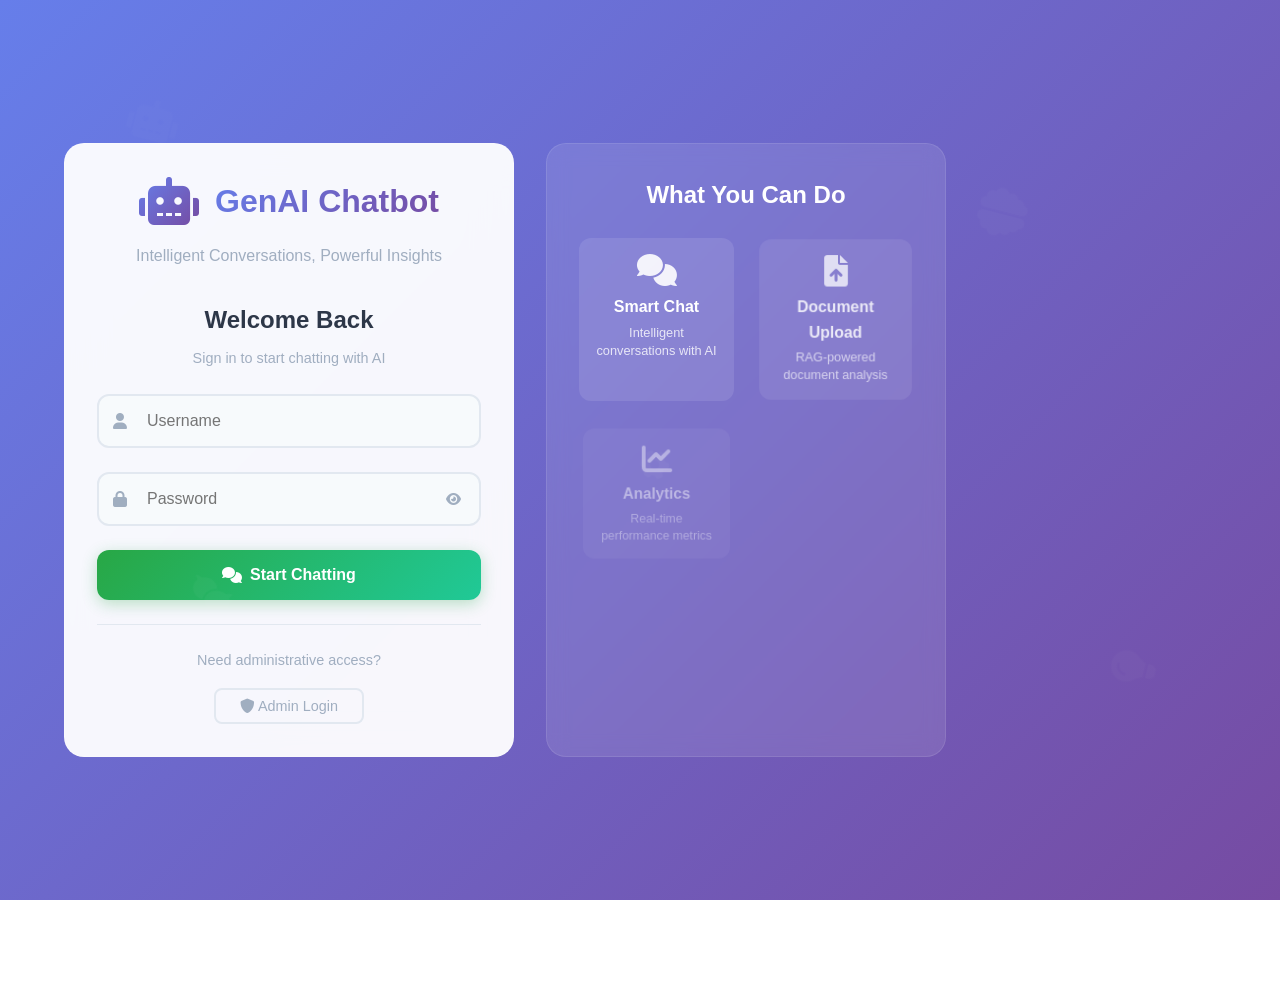
<file: frontend/index.html>
<!DOCTYPE html>
<html lang="en">
<head>
    <meta charset="UTF-8">
    <meta name="viewport" content="width=device-width, initial-scale=1.0">
    <title>GenAI Chatbot - Dashboard</title>
    <link rel="stylesheet" href="styles/main.css">
    <link rel="stylesheet" href="styles/dashboard.css">
    <link href="https://cdnjs.cloudflare.com/ajax/libs/font-awesome/6.0.0/css/all.min.css" rel="stylesheet">
</head>
<body>
    <div class="app-container">
        <!-- Navigation Sidebar -->
        <nav class="sidebar" id="sidebar">
            <div class="sidebar-header">
                <div class="logo">
                    <i class="fas fa-robot"></i>
                    <span>GenAI Admin</span>
                </div>
                <button class="sidebar-toggle" id="sidebarToggle">
                    <i class="fas fa-bars"></i>
                </button>
            </div>
            
            <ul class="nav-menu">
                <li class="nav-item active">
                    <a href="index.html" class="nav-link">
                        <i class="fas fa-home"></i>
                        <span>Dashboard</span>
                    </a>
                </li>
                <li class="nav-item">
                    <a href="chat.html" class="nav-link">
                        <i class="fas fa-comments"></i>
                        <span>Chat</span>
                    </a>
                </li>
                <li class="nav-item">
                    <a href="alerts.html" class="nav-link">
                        <i class="fas fa-bell"></i>
                        <span>Alerts</span>
                        <span class="badge" id="alertBadge">0</span>
                    </a>
                </li>
                <li class="nav-item">
                    <a href="mlflow.html" class="nav-link">
                        <i class="fas fa-chart-line"></i>
                        <span>MLflow</span>
                    </a>
                </li>
                <li class="nav-item">
                    <a href="grafana.html" class="nav-link">
                        <i class="fas fa-chart-bar"></i>
                        <span>Grafana</span>
                    </a>
                </li>
                <li class="nav-item">
                    <a href="prometheus.html" class="nav-link">
                        <i class="fas fa-database"></i>
                        <span>Prometheus</span>
                    </a>
                </li>
                <li class="nav-item">
                    <a href="settings.html" class="nav-link">
                        <i class="fas fa-cog"></i>
                        <span>Settings</span>
                    </a>
                </li>
            </ul>
            
            <div class="sidebar-footer">
                <div class="system-status">
                    <span class="status-dot" id="systemStatus"></span>
                    <span class="status-text">System Status</span>
                </div>
            </div>
        </nav>

        <!-- Main Content -->
        <main class="main-content">
            <header class="content-header">
                <h1>Dashboard Overview</h1>
                <div class="header-actions">
                    <div class="user-selector">
                        <label>
                            <i class="fas fa-user"></i> View User:
                        </label>
                        <div class="user-selector-controls">
                            <div class="search-container">
                                <input type="text" id="userSearchInput" placeholder="Search users..." onkeyup="filterUsers()">
                                <button type="button" id="searchButton" onclick="performSearch()" title="Search">
                                    <i class="fas fa-search"></i>
                                </button>
                            </div>
                            <select id="userSelect" onchange="changeSelectedUser()">
                                <option value="all">All Users</option>
                                <option value="demo-user">demo-user</option>
                                <option value="admin">admin</option>
                            </select>
                        </div>
                    </div>
                    <button class="btn btn-primary" onclick="refreshDashboard()">
                        <i class="fas fa-sync"></i> Refresh
                    </button>
                    <button class="user-access-btn" onclick="switchToUserView()" title="Switch to User Portal">
                        <i class="fas fa-user"></i>
                    </button>
                    <div class="user-menu" onclick="toggleUserMenu()">
                        <span class="user-name">Admin</span>
                        <i class="fas fa-user-circle"></i>
                        <div class="user-dropdown" id="userDropdown">
                            <div class="dropdown-item" onclick="switchToUserView()">
                                <i class="fas fa-user"></i> User Portal
                            </div>
                            <div class="dropdown-item" onclick="adminLogout()">
                                <i class="fas fa-sign-out-alt"></i> Logout
                            </div>
                        </div>
                    </div>
                </div>
            </header>

            <div class="dashboard-content">
                <!-- Quick Stats Cards -->
                <div class="stats-grid">
                    <div class="stat-card">
                        <div class="stat-icon">
                            <i class="fas fa-comments"></i>
                        </div>
                        <div class="stat-content">
                            <h3 id="totalChats">0</h3>
                            <p>Total Conversations</p>
                        </div>
                    </div>
                    
                    <div class="stat-card">
                        <div class="stat-icon">
                            <i class="fas fa-clock"></i>
                        </div>
                        <div class="stat-content">
                            <h3 id="avgResponseTime">0ms</h3>
                            <p>Avg Response Time</p>
                        </div>
                    </div>
                    
                    <div class="stat-card alert-stat">
                        <div class="stat-icon">
                            <i class="fas fa-exclamation-triangle"></i>
                        </div>
                        <div class="stat-content">
                            <h3 id="activeAlerts">0</h3>
                            <p>Active Alerts</p>
                        </div>
                    </div>
                    
                    <div class="stat-card">
                        <div class="stat-icon">
                            <i class="fas fa-dollar-sign"></i>
                        </div>
                        <div class="stat-content">
                            <h3 id="dailyCost">$0.00</h3>
                            <p>Daily Cost</p>
                        </div>
                    </div>
                    
                    <!-- Additional Stats Row -->
                    <div class="stat-card">
                        <div class="stat-icon">
                            <i class="fas fa-users"></i>
                        </div>
                        <div class="stat-content">
                            <h3 id="totalUsers">0</h3>
                            <p>Total Users</p>
                        </div>
                    </div>
                    
                    <div class="stat-card">
                        <div class="stat-icon">
                            <i class="fas fa-envelope"></i>
                        </div>
                        <div class="stat-content">
                            <h3 id="totalMessages">0</h3>
                            <p>Total Messages</p>
                        </div>
                    </div>
                    
                    <div class="stat-card">
                        <div class="stat-icon">
                            <i class="fas fa-user-check"></i>
                        </div>
                        <div class="stat-content">
                            <h3 id="activeSessions">0</h3>
                            <p>Active Sessions</p>
                        </div>
                    </div>
                    
                    <div class="stat-card">
                        <div class="stat-icon">
                            <i class="fas fa-file-alt"></i>
                        </div>
                        <div class="stat-content">
                            <h3 id="totalDocuments">0</h3>
                            <p>Total Documents</p>
                        </div>
                    </div>
                </div>

                <!-- Recent Activity & Alerts -->
                <div class="content-grid">
                    <div class="content-card">
                        <div class="card-header">
                            <h3><i class="fas fa-history"></i> Recent Activity</h3>
                            <a href="chat.html" class="view-all-link">View All</a>
                        </div>
                        <div class="activity-list" id="recentActivity">
                            <div class="activity-item">
                                <div class="activity-icon">
                                    <i class="fas fa-comment"></i>
                                </div>
                                <div class="activity-content">
                                    <p>New conversation started</p>
                                    <small>2 minutes ago</small>
                                </div>
                            </div>
                            <!-- More activity items will be loaded here -->
                        </div>
                    </div>
                    
                    <div class="content-card alerts-preview">
                        <div class="card-header">
                            <h3><i class="fas fa-bell"></i> Recent Alerts</h3>
                            <a href="alerts.html" class="view-all-link">View All</a>
                        </div>
                        <div class="alerts-list" id="recentAlerts">
                            <div class="alert-item">
                                <div class="alert-icon warning">
                                    <i class="fas fa-exclamation-triangle"></i>
                                </div>
                                <div class="alert-content">
                                    <p>Response time above threshold</p>
                                    <small>5 minutes ago</small>
                                </div>
                            </div>
                            <!-- More alerts will be loaded here -->
                        </div>
                    </div>
                </div>

                <!-- System Health Overview -->
                <div class="content-card">
                    <div class="card-header">
                        <h3><i class="fas fa-heartbeat"></i> System Health</h3>
                    </div>
                    <div class="health-grid">
                        <div class="health-item">
                            <div class="health-label">API Server</div>
                            <div class="health-status" id="apiStatus">
                                <span class="status-dot healthy"></span>
                                <span>Healthy</span>
                            </div>
                        </div>
                        <div class="health-item">
                            <div class="health-label">MLflow</div>
                            <div class="health-status" id="mlflowStatus">
                                <span class="status-dot warning"></span>
                                <span>Warning</span>
                            </div>
                        </div>
                        <div class="health-item">
                            <div class="health-label">Database</div>
                            <div class="health-status" id="databaseStatus">
                                <span class="status-dot healthy"></span>
                                <span>Healthy</span>
                            </div>
                        </div>
                        <div class="health-item">
                            <div class="health-label">Vector Store</div>
                            <div class="health-status" id="vectorStoreStatus">
                                <span class="status-dot healthy"></span>
                                <span>Healthy</span>
                            </div>
                        </div>
                        <div class="health-item">
                            <div class="health-label">Email Alerts</div>
                            <div class="health-status" id="emailAlertsStatus">
                                <span class="status-dot warning"></span>
                                <span>Warning</span>
                            </div>
                        </div>
                    </div>
                </div>
            </div>
        </main>
    </div>

    <script src="js/main.js?v=4"></script>
    <script src="js/dashboard.js?v=4"></script>
</body>
</html>
</file>
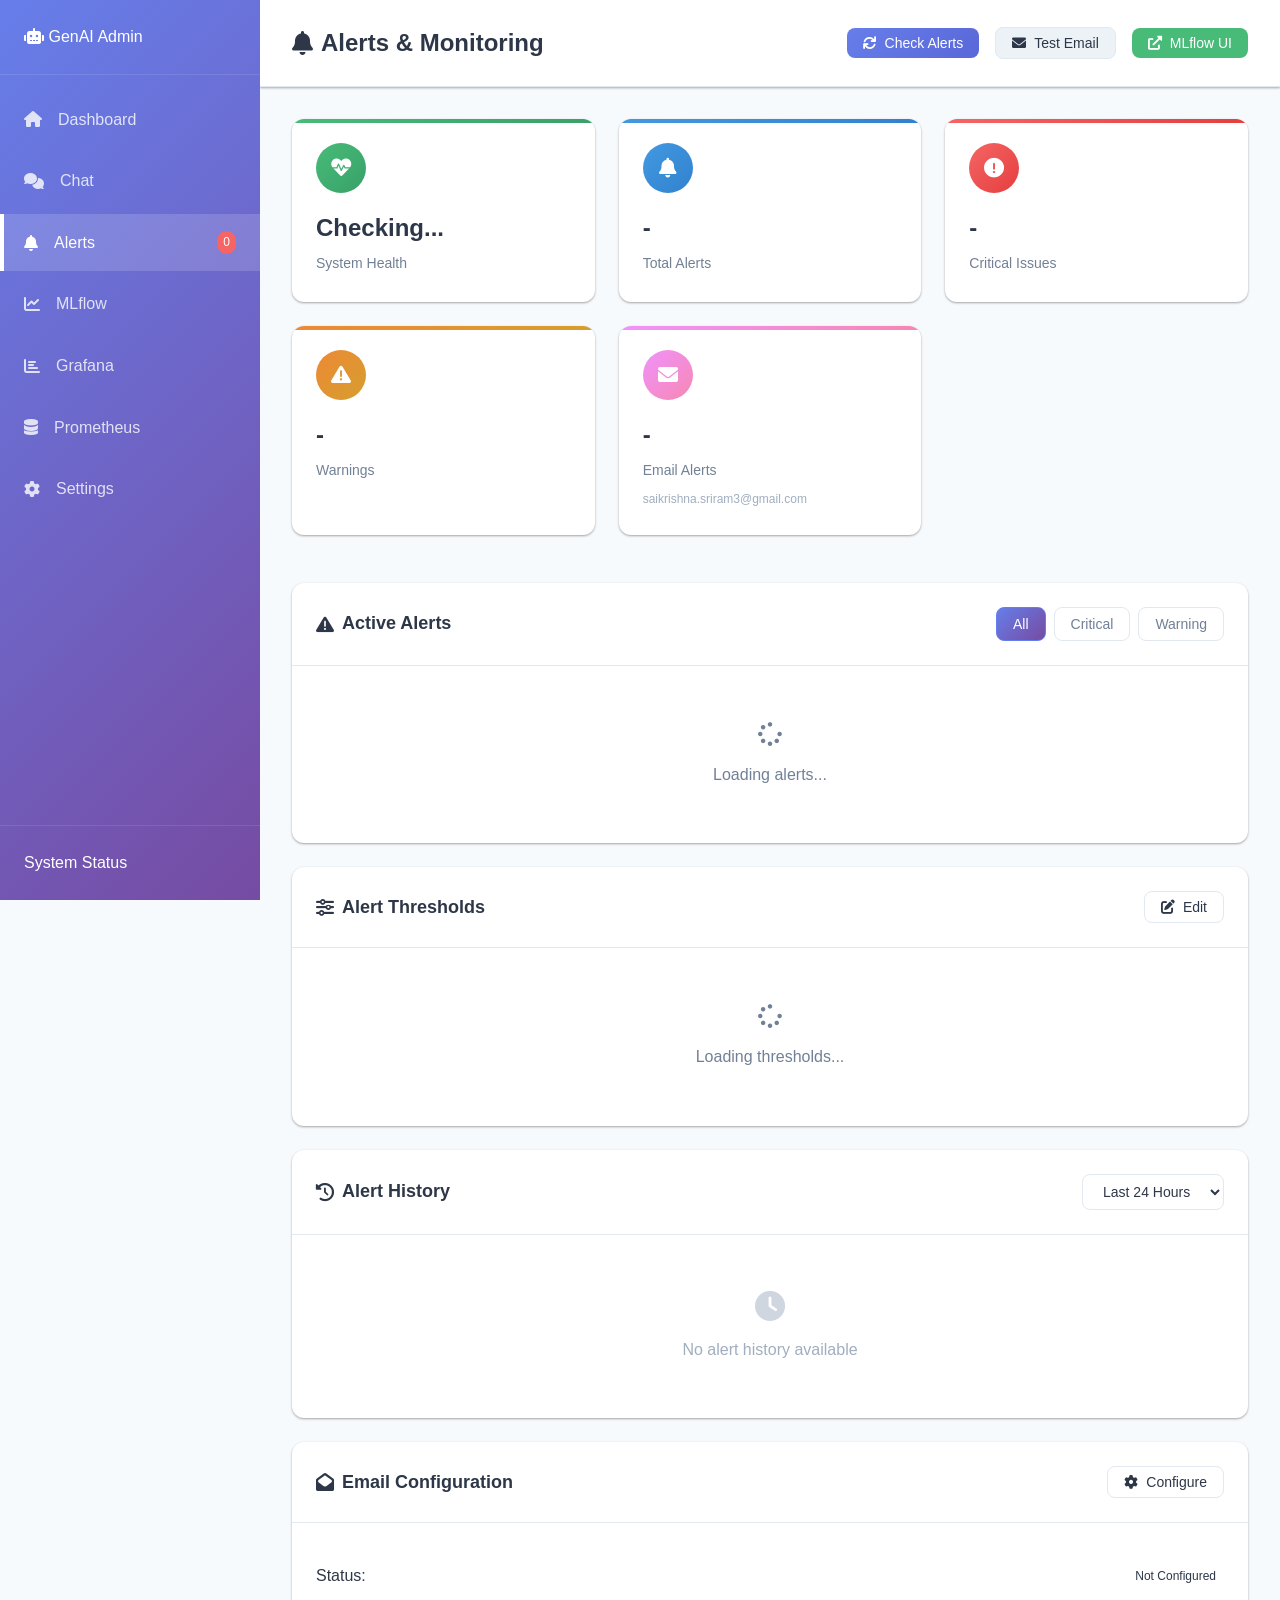
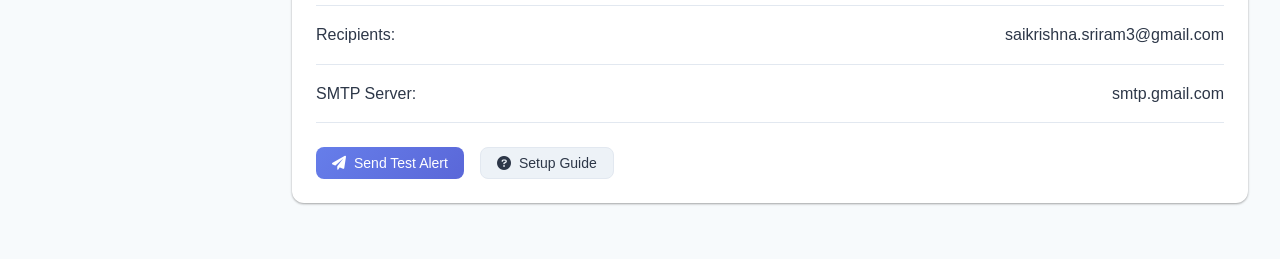
<file: frontend/alerts.html>
<!DOCTYPE html>
<html lang="en">
<head>
    <meta charset="UTF-8">
    <meta name="viewport" content="width=device-width, initial-scale=1.0">
    <title>GenAI Chatbot - Alerts & Monitoring</title>
    <link rel="stylesheet" href="styles/main.css">
    <link rel="stylesheet" href="styles/alerts.css">
    <link href="https://cdnjs.cloudflare.com/ajax/libs/font-awesome/6.0.0/css/all.min.css" rel="stylesheet">
</head>
<body>
    <div class="app-container">
        <!-- Navigation Sidebar -->
        <nav class="sidebar" id="sidebar">
            <div class="sidebar-header">
                <div class="logo">
                    <i class="fas fa-robot"></i>
                    <span>GenAI Admin</span>
                </div>
            </div>
            
            <ul class="nav-menu">
                <li class="nav-item">
                    <a href="index.html" class="nav-link">
                        <i class="fas fa-home"></i>
                        <span>Dashboard</span>
                    </a>
                </li>
                <li class="nav-item">
                    <a href="chat.html" class="nav-link">
                        <i class="fas fa-comments"></i>
                        <span>Chat</span>
                    </a>
                </li>
                <li class="nav-item active">
                    <a href="alerts.html" class="nav-link">
                        <i class="fas fa-bell"></i>
                        <span>Alerts</span>
                        <span class="badge" id="alertBadge">0</span>
                    </a>
                </li>
                <li class="nav-item">
                    <a href="mlflow.html" class="nav-link">
                        <i class="fas fa-chart-line"></i>
                        <span>MLflow</span>
                    </a>
                </li>
                <li class="nav-item">
                    <a href="grafana.html" class="nav-link">
                        <i class="fas fa-chart-bar"></i>
                        <span>Grafana</span>
                    </a>
                </li>
                <li class="nav-item">
                    <a href="prometheus.html" class="nav-link">
                        <i class="fas fa-database"></i>
                        <span>Prometheus</span>
                    </a>
                </li>
                <li class="nav-item">
                    <a href="settings.html" class="nav-link">
                        <i class="fas fa-cog"></i>
                        <span>Settings</span>
                    </a>
                </li>
            </ul>
            
            <div class="sidebar-footer">
                <div class="system-status">
                    <span class="status-dot" id="systemStatus"></span>
                    <span class="status-text">System Status</span>
                </div>
            </div>
        </nav>

        <!-- Main Content -->
        <main class="main-content">
            <header class="content-header">
                <h1><i class="fas fa-bell"></i> Alerts & Monitoring</h1>
                <div class="header-actions">
                    <button class="btn btn-primary" onclick="checkAlerts()">
                        <i class="fas fa-sync"></i> Check Alerts
                    </button>
                    <button class="btn btn-secondary" onclick="testEmail()">
                        <i class="fas fa-envelope"></i> Test Email
                    </button>
                    <button class="btn btn-success" onclick="openMLflow()">
                        <i class="fas fa-external-link-alt"></i> MLflow UI
                    </button>
                </div>
            </header>

            <div class="alerts-content">
                <!-- Alert Status Overview -->
                <div class="alert-status-grid">
                    <div class="status-card system-status">
                        <div class="status-icon">
                            <i class="fas fa-heartbeat"></i>
                        </div>
                        <div class="status-content">
                            <h3 id="systemStatusText">Checking...</h3>
                            <p>System Health</p>
                        </div>
                    </div>
                    
                    <div class="status-card total-alerts">
                        <div class="status-icon">
                            <i class="fas fa-bell"></i>
                        </div>
                        <div class="status-content">
                            <h3 id="totalAlertsCount">-</h3>
                            <p>Total Alerts</p>
                        </div>
                    </div>
                    
                    <div class="status-card critical-alerts">
                        <div class="status-icon">
                            <i class="fas fa-exclamation-circle"></i>
                        </div>
                        <div class="status-content">
                            <h3 id="criticalAlertsCount">-</h3>
                            <p>Critical Issues</p>
                        </div>
                    </div>
                    
                    <div class="status-card warning-alerts">
                        <div class="status-icon">
                            <i class="fas fa-exclamation-triangle"></i>
                        </div>
                        <div class="status-content">
                            <h3 id="warningAlertsCount">-</h3>
                            <p>Warnings</p>
                        </div>
                    </div>
                    
                    <div class="status-card email-status">
                        <div class="status-icon">
                            <i class="fas fa-envelope"></i>
                        </div>
                        <div class="status-content">
                            <h3 id="emailStatusText">-</h3>
                            <p>Email Alerts</p>
                            <small id="emailRecipient">saikrishna.sriram3@gmail.com</small>
                        </div>
                    </div>
                </div>

                <!-- Active Alerts Section -->
                <div class="content-card">
                    <div class="card-header">
                        <h3><i class="fas fa-exclamation-triangle"></i> Active Alerts</h3>
                        <div class="alert-filters">
                            <button class="filter-btn active" data-filter="all">All</button>
                            <button class="filter-btn" data-filter="critical">Critical</button>
                            <button class="filter-btn" data-filter="warning">Warning</button>
                        </div>
                    </div>
                    <div class="alerts-container" id="activeAlerts">
                        <div class="loading-state">
                            <i class="fas fa-spinner fa-spin"></i>
                            <p>Loading alerts...</p>
                        </div>
                    </div>
                </div>

                <!-- Alert Thresholds Configuration -->
                <div class="content-card">
                    <div class="card-header">
                        <h3><i class="fas fa-sliders-h"></i> Alert Thresholds</h3>
                        <button class="btn btn-outline" onclick="editThresholds()">
                            <i class="fas fa-edit"></i> Edit
                        </button>
                    </div>
                    <div class="thresholds-grid" id="thresholdsList">
                        <div class="loading-state">
                            <i class="fas fa-spinner fa-spin"></i>
                            <p>Loading thresholds...</p>
                        </div>
                    </div>
                </div>

                <!-- Alert History -->
                <div class="content-card">
                    <div class="card-header">
                        <h3><i class="fas fa-history"></i> Alert History</h3>
                        <div class="time-range-selector">
                            <select id="timeRange">
                                <option value="1h">Last Hour</option>
                                <option value="24h" selected>Last 24 Hours</option>
                                <option value="7d">Last 7 Days</option>
                                <option value="30d">Last 30 Days</option>
                            </select>
                        </div>
                    </div>
                    <div class="alert-history" id="alertHistory">
                        <div class="no-data-state">
                            <i class="fas fa-clock"></i>
                            <p>No alert history available</p>
                        </div>
                    </div>
                </div>

                <!-- Email Configuration -->
                <div class="content-card">
                    <div class="card-header">
                        <h3><i class="fas fa-envelope-open"></i> Email Configuration</h3>
                        <button class="btn btn-outline" onclick="configureEmail()">
                            <i class="fas fa-cog"></i> Configure
                        </button>
                    </div>
                    <div class="email-config" id="emailConfig">
                        <div class="config-item">
                            <label>Status:</label>
                            <span id="emailConfigStatus" class="status-badge">Not Configured</span>
                        </div>
                        <div class="config-item">
                            <label>Recipients:</label>
                            <span id="emailRecipients">saikrishna.sriram3@gmail.com</span>
                        </div>
                        <div class="config-item">
                            <label>SMTP Server:</label>
                            <span id="smtpServer">smtp.gmail.com</span>
                        </div>
                        <div class="config-actions">
                            <button class="btn btn-primary" onclick="testEmailAlert()">
                                <i class="fas fa-paper-plane"></i> Send Test Alert
                            </button>
                            <button class="btn btn-secondary" onclick="viewEmailGuide()">
                                <i class="fas fa-question-circle"></i> Setup Guide
                            </button>
                        </div>
                    </div>
                </div>
            </div>
        </main>
    </div>

    <!-- Threshold Edit Modal -->
    <div class="modal" id="thresholdModal">
        <div class="modal-content">
            <div class="modal-header">
                <h3>Edit Alert Thresholds</h3>
                <button class="modal-close" onclick="closeThresholdModal()">
                    <i class="fas fa-times"></i>
                </button>
            </div>
            <div class="modal-body">
                <form id="thresholdForm">
                    <div class="threshold-group">
                        <h4>Performance Thresholds</h4>
                        <div class="input-group">
                            <label for="responseTimeWarning">Response Time Warning (seconds)</label>
                            <input type="number" id="responseTimeWarning" step="0.1" min="0">
                        </div>
                        <div class="input-group">
                            <label for="responseTimeCritical">Response Time Critical (seconds)</label>
                            <input type="number" id="responseTimeCritical" step="0.1" min="0">
                        </div>
                    </div>
                    
                    <div class="threshold-group">
                        <h4>Quality Thresholds</h4>
                        <div class="input-group">
                            <label for="accuracyWarning">Model Accuracy Warning (%)</label>
                            <input type="number" id="accuracyWarning" min="0" max="100">
                        </div>
                        <div class="input-group">
                            <label for="accuracyCritical">Model Accuracy Critical (%)</label>
                            <input type="number" id="accuracyCritical" min="0" max="100">
                        </div>
                    </div>
                    
                    <div class="threshold-group">
                        <h4>Cost Thresholds</h4>
                        <div class="input-group">
                            <label for="dailyCostWarning">Daily Cost Warning ($)</label>
                            <input type="number" id="dailyCostWarning" step="0.01" min="0">
                        </div>
                        <div class="input-group">
                            <label for="dailyCostCritical">Daily Cost Critical ($)</label>
                            <input type="number" id="dailyCostCritical" step="0.01" min="0">
                        </div>
                    </div>
                </form>
            </div>
            <div class="modal-footer">
                <button class="btn btn-secondary" onclick="closeThresholdModal()">Cancel</button>
                <button class="btn btn-primary" onclick="saveThresholds()">Save Changes</button>
            </div>
        </div>
    </div>

    <script src="js/main.js"></script>
    <script src="js/alerts.js"></script>
</body>
</html>
</file>
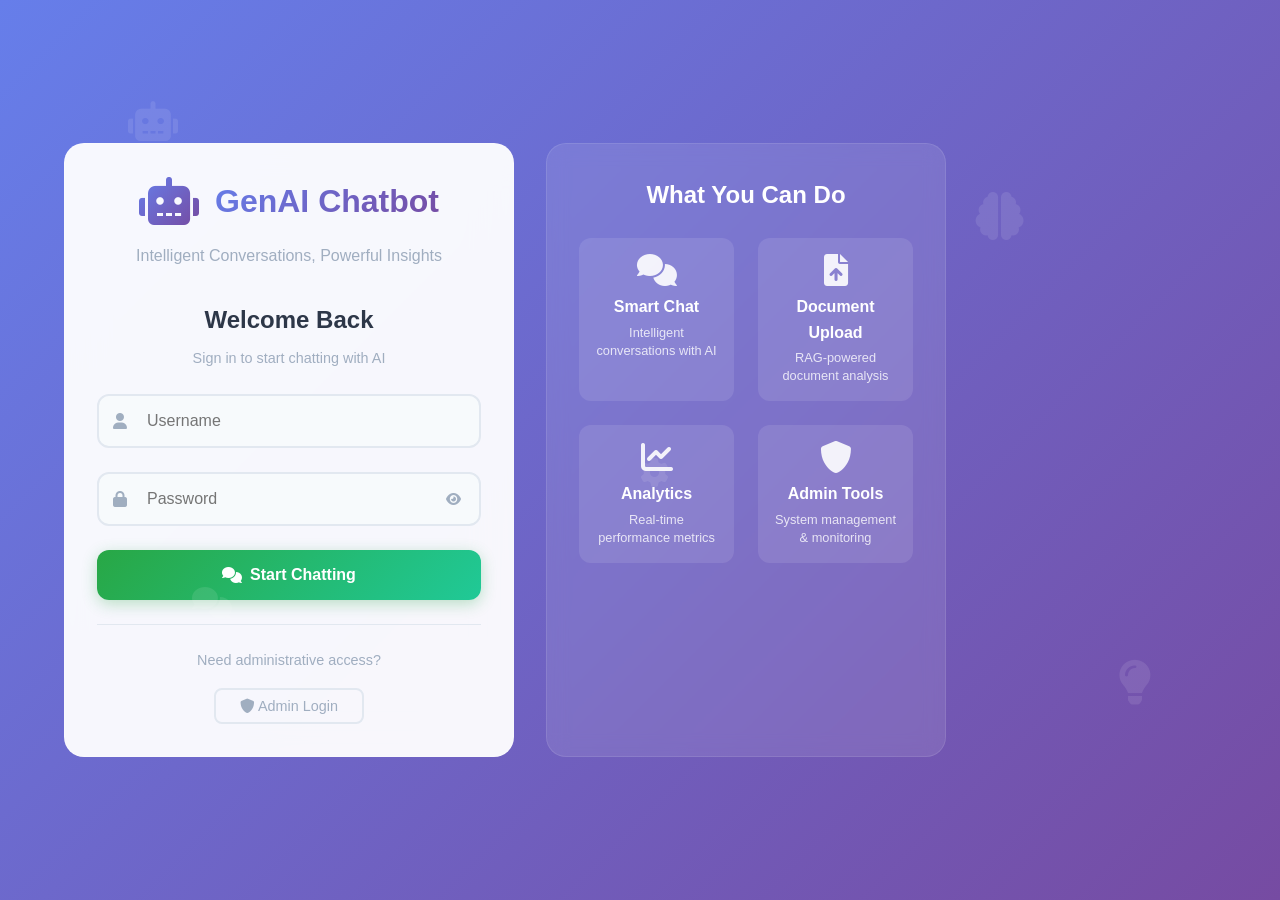
<file: frontend/chat.html>
<!DOCTYPE html>
<html lang="en">
<head>
    <meta charset="UTF-8">
    <meta name="viewport" content="width=device-width, initial-scale=1.0">
    <title>GenAI Chatbot - Chat Interface</title>
    <link rel="stylesheet" href="styles/main.css?v=5">
    <link rel="stylesheet" href="styles/chat.css?v=11">
    <link href="https://cdnjs.cloudflare.com/ajax/libs/font-awesome/6.0.0/css/all.min.css" rel="stylesheet">
</head>
<body>
    <div class="app-container">
        <!-- Admin Navigation Sidebar (hidden by default, shown for admins) -->
        <nav class="sidebar admin-sidebar" id="sidebar" style="display: none;">
            <div class="sidebar-header">
                <div class="logo">
                    <i class="fas fa-robot"></i>
                    <span>GenAI Admin</span>
                </div>
                <button class="sidebar-toggle" id="sidebarToggle">
                    <i class="fas fa-bars"></i>
                </button>
            </div>
            
            <ul class="nav-menu">
                <li class="nav-item">
                    <a href="index.html" class="nav-link">
                        <i class="fas fa-home"></i>
                        <span>Dashboard</span>
                    </a>
                </li>
                <li class="nav-item active">
                    <a href="chat.html" class="nav-link">
                        <i class="fas fa-comments"></i>
                        <span>Chat</span>
                    </a>
                </li>
                <li class="nav-item">
                    <a href="alerts.html" class="nav-link">
                        <i class="fas fa-bell"></i>
                        <span>Alerts</span>
                        <span class="badge" id="alertBadge">0</span>
                    </a>
                </li>
                <li class="nav-item">
                    <a href="mlflow.html" class="nav-link">
                        <i class="fas fa-chart-line"></i>
                        <span>MLflow</span>
                    </a>
                </li>
                <li class="nav-item">
                    <a href="grafana.html" class="nav-link">
                        <i class="fas fa-chart-bar"></i>
                        <span>Grafana</span>
                    </a>
                </li>
                <li class="nav-item">
                    <a href="prometheus.html" class="nav-link">
                        <i class="fas fa-database"></i>
                        <span>Prometheus</span>
                    </a>
                </li>
                <li class="nav-item">
                    <a href="settings.html" class="nav-link">
                        <i class="fas fa-cog"></i>
                        <span>Settings</span>
                    </a>
                </li>
            </ul>
            
            <!-- Chat-specific section for admins -->
            <div class="chat-sidebar-section">
                <div class="chat-controls">
                    <button class="new-chat-btn" id="newChatBtn" title="Start New Chat">
                        <i class="fas fa-plus"></i> 
                        <span class="btn-text">New chat</span>
                    </button>
                </div>
                
                <div class="chat-history-section">
                    <div class="chat-section-header">
                        <i class="fas fa-history"></i>
                        <span class="section-text">Recent Chats</span>
                    </div>
                    <div class="chat-list" id="chatList">
                        <!-- Chat history items will be dynamically added here -->
                    </div>
                </div>
            </div>
            
            <div class="sidebar-footer">
                <button class="clear-all-btn" id="clearAllChats" title="Clear All Chat History">
                    <i class="fas fa-trash"></i>
                    <span>Clear All</span>
                </button>
                <div class="system-status">
                    <span class="status-dot" id="systemStatus"></span>
                    <span class="status-text">System Status</span>
                </div>
            </div>
        </nav>

        <!-- User Chat Sidebar (simple, for regular users) -->
        <nav class="sidebar user-sidebar" id="userSidebar" style="display: none;">
            <div class="sidebar-header">
                <div class="logo">
                    <i class="fas fa-robot"></i>
                    <span>GenAI Chat</span>
                </div>
                <button class="sidebar-toggle" id="userSidebarToggle">
                    <i class="fas fa-bars"></i>
                </button>
            </div>
            
            <!-- Chat controls for users -->
            <div class="chat-sidebar-section">
                <div class="chat-controls">
                    <button class="new-chat-btn" id="userNewChatBtn" title="Start New Chat">
                        <i class="fas fa-plus"></i> 
                        <span class="btn-text">New chat</span>
                    </button>
                </div>
                
                <div class="chat-history-section">
                    <div class="chat-section-header">
                        <i class="fas fa-history"></i>
                        <span class="section-text">Recent Chats</span>
                    </div>
                    <div class="chat-list" id="userChatList">
                        <!-- Chat history items will be dynamically added here -->
                    </div>
                </div>
            </div>
            
            <div class="sidebar-footer">
                <button class="clear-all-btn" id="userClearAllChats" title="Clear All Chat History">
                    <i class="fas fa-trash"></i>
                    <span>Clear All</span>
                </button>
                <div class="system-status">
                    <span class="status-dot healthy" id="userSystemStatus"></span>
                    <span class="status-text">Online</span>
                </div>
            </div>
        </nav>


        <!-- Main Content -->
        <main class="main-content">
            <!-- External Toggle Button (visible when sidebar is collapsed) -->
            <button class="external-toggle-btn" id="externalToggle" style="display: none;">
                <i class="fas fa-bars"></i>
                <span class="toggle-tooltip">Open sidebar</span>
            </button>
            
            <div class="chat-container">
                <!-- Chat Header -->
                <header class="chat-header">
                    <div class="chat-title">
                        <i class="fas fa-comments"></i>
                        <span>Chat with AI Assistant</span>
                        <div class="mode-indicator" id="modeIndicator">
                            <span class="mode-badge direct-mode" id="modeBadge">
                                <i class="fas fa-bolt"></i>
                                Direct Mode
                            </span>
                        </div>
                    </div>
                    <div class="chat-controls">
                        <div class="mode-toggle-container">
                            <label class="mode-toggle" title="Toggle between Direct and RAG modes">
                                <input type="checkbox" id="ragModeToggle">
                                <span class="toggle-slider">
                                    <span class="toggle-label-left">Direct</span>
                                    <span class="toggle-label-right">RAG</span>
                                </span>
                            </label>
                        </div>
                        <button class="btn" id="clearChat" title="Clear Chat">
                            <i class="fas fa-trash"></i>
                        </button>
                        <button class="btn" id="exportChat" title="Export Chat" onclick="chatInterface.exportChat()">
                            <i class="fas fa-download"></i>
                        </button>
                        <!-- Settings button removed for cleaner interface -->
                    </div>
                </header>

                <!-- Mode Information Panel -->
                <div class="mode-info-panel" id="modeInfoPanel">
                    <!-- Direct Mode Info -->
                    <div class="mode-info direct-mode-info active" id="directModeInfo">
                        <div class="mode-info-content">
                            <div class="mode-icon">
                                <i class="fas fa-bolt"></i>
                            </div>
                            <div class="mode-details">
                                <h3>Direct Mode</h3>
                                <p>Chat directly with OpenAI's GPT model. Fast responses using the model's pre-trained knowledge.</p>
                                <div class="mode-features">
                                    <span class="feature-tag"><i class="fas fa-zap"></i> Fast responses</span>
                                    <span class="feature-tag"><i class="fas fa-globe"></i> General knowledge</span>
                                    <span class="feature-tag"><i class="fas fa-clock"></i> Real-time</span>
                                </div>
                            </div>
                        </div>
                    </div>

                    <!-- RAG Mode Info -->
                    <div class="mode-info rag-mode-info" id="ragModeInfo">
                        <div class="mode-info-content">
                            <div class="mode-icon">
                                <i class="fas fa-folder-open"></i>
                            </div>
                            <div class="mode-details">
                                <h3>RAG Mode (Retrieval-Augmented Generation)</h3>
                                <p>Upload documents to create a custom knowledge base. The AI will use your documents to provide more accurate, context-aware responses.</p>
                                <div class="mode-features">
                                    <span class="feature-tag"><i class="fas fa-file-alt"></i> Document-based</span>
                                    <span class="feature-tag"><i class="fas fa-search"></i> Context-aware</span>
                                    <span class="feature-tag"><i class="fas fa-bullseye"></i> More accurate</span>
                                </div>
                            </div>
                        </div>
                    </div>
                </div>

                <!-- Compact Document Upload (RAG Mode) -->
                <div class="compact-upload-section" id="compactUploadSection">
                    <!-- Knowledge Base Status Bar -->
                    <div class="kb-status-bar" id="kbStatusBar">
                        <div class="kb-status-info">
                            <i class="fas fa-file-alt kb-icon"></i>
                            <span class="kb-text" id="kbStatusText">Knowledge Base: <span id="documentCount">0</span> docs, <span id="chunkCount">0</span> chunks</span>
                        </div>
                        
                        <!-- File Upload Button -->
                        <div class="upload-button-container">
                            <button class="upload-btn" id="uploadBtn" title="Upload Documents">
                                <i class="fas fa-plus"></i>
                                <span class="upload-btn-text">Add Files</span>
                            </button>
                            <input type="file" id="fileInput" class="file-input" multiple accept=".pdf,.doc,.docx,.txt,.csv,.json">
                        </div>
                        
                        <!-- Files Preview -->
                        <div class="files-preview" id="filesPreview">
                            <!-- Files will be shown as small chips here -->
                        </div>
                    </div>
                    
                    <!-- Upload Tooltip (Hidden by default) -->
                    <div class="upload-tooltip" id="uploadTooltip">
                        <div class="tooltip-header">
                            <i class="fas fa-cloud-upload-alt"></i>
                            <span>Upload Documents</span>
                        </div>
                        <div class="tooltip-content">
                            <p>Add documents to enhance AI responses with your content</p>
                            <div class="supported-formats">
                                <strong>Supported formats:</strong>
                                <div class="format-tags">
                                    <span class="format-tag">PDF</span>
                                    <span class="format-tag">DOC</span>
                                    <span class="format-tag">DOCX</span>
                                    <span class="format-tag">TXT</span>
                                    <span class="format-tag">CSV</span>
                                    <span class="format-tag">JSON</span>
                                </div>
                                <small>Max 10MB each</small>
                            </div>
                        </div>
                    </div>
                </div>

                <!-- Chat Messages -->
                <div class="chat-messages" id="chatMessages">
                    <!-- Messages will be dynamically added here -->
                </div>

                <!-- Typing Indicator -->
                <div class="typing-indicator" id="typingIndicator">
                    <div class="message-avatar">
                        <i class="fas fa-robot"></i>
                    </div>
                    <div class="typing-text">
                        <span>AI is typing</span>
                        <div class="typing-dots">
                            <span class="typing-dot"></span>
                            <span class="typing-dot"></span>
                            <span class="typing-dot"></span>
                        </div>
                    </div>
                </div>

                <!-- Chat Input Area -->
                <div class="chat-input-area">
                    <div class="input-container">
                        <div class="input-actions">
                            <button class="action-button" title="Attach File" onclick="document.getElementById('fileInput').click()">
                                <i class="fas fa-paperclip"></i>
                            </button>
                            <button class="action-button" title="Voice Input" disabled>
                                <i class="fas fa-microphone"></i>
                            </button>
                        </div>
                        <textarea 
                            id="chatInput" 
                            class="chat-input" 
                            placeholder="Type your message here... (Shift+Enter for new line)"
                            rows="1"></textarea>
                        <button class="send-button" id="sendButton" disabled>
                            <i class="fas fa-paper-plane"></i>
                        </button>
                    </div>
                </div>
            </div>

            <!-- Chat Settings Panel removed for cleaner interface -->
        </main>
    </div>

    <!-- Chat Info Panel (Right Sidebar) -->
    <aside class="chat-info-panel">
        <div class="info-section">
            <h3><i class="fas fa-info-circle"></i> Session Info</h3>
            <div class="info-stats">
                <div class="stat-row">
                    <span>Messages:</span>
                    <span id="messageCount">0</span>
                </div>
                <div class="stat-row">
                    <span>Response Time:</span>
                    <span id="responseTime" class="response-time">-</span>
                </div>
                <div class="stat-row">
                    <span>Tokens Used:</span>
                    <span id="tokenCount" class="token-count">0</span>
                </div>
                <div class="stat-row">
                    <span>Session Cost:</span>
                    <span id="sessionCost" class="session-cost">$0.00</span>
                </div>
                <div class="stat-row">
                    <span>Uploaded Files:</span>
                    <span id="fileCount">0</span>
                </div>
            </div>
        </div>

        <div class="info-section">
            <h3><i class="fas fa-history"></i> Quick Actions</h3>
            <div class="quick-actions">
                <button class="quick-action-btn" onclick="chatInterface.addMessage('user', 'What can you help me with?'); chatInterface.sendMessage()">
                    <i class="fas fa-question-circle"></i>
                    What can you do?
                </button>
                <button class="quick-action-btn" onclick="chatInterface.addMessage('user', 'Summarize the uploaded documents'); chatInterface.sendMessage()">
                    <i class="fas fa-file-alt"></i>
                    Summarize docs
                </button>
                <button class="quick-action-btn" onclick="chatInterface.addMessage('user', 'Show system status'); chatInterface.sendMessage()">
                    <i class="fas fa-heartbeat"></i>
                    System status
                </button>
                <button class="quick-action-btn" onclick="chatInterface.addMessage('user', 'Help me with a technical question'); chatInterface.sendMessage()">
                    <i class="fas fa-tools"></i>
                    Tech support
                </button>
            </div>
        </div>

        <div class="info-section">
            <h3><i class="fas fa-chart-line"></i> Session Metrics</h3>
            <div class="metrics-chart" id="metricsChart">
                <div class="chart-placeholder">
                    <i class="fas fa-chart-area"></i>
                    <p>Metrics will appear here during conversation</p>
                </div>
            </div>
        </div>
    </aside>

    <script src="js/main.js?v=8"></script>
    <script src="js/chat.js?v=13"></script>
</body>
</html>
</file>
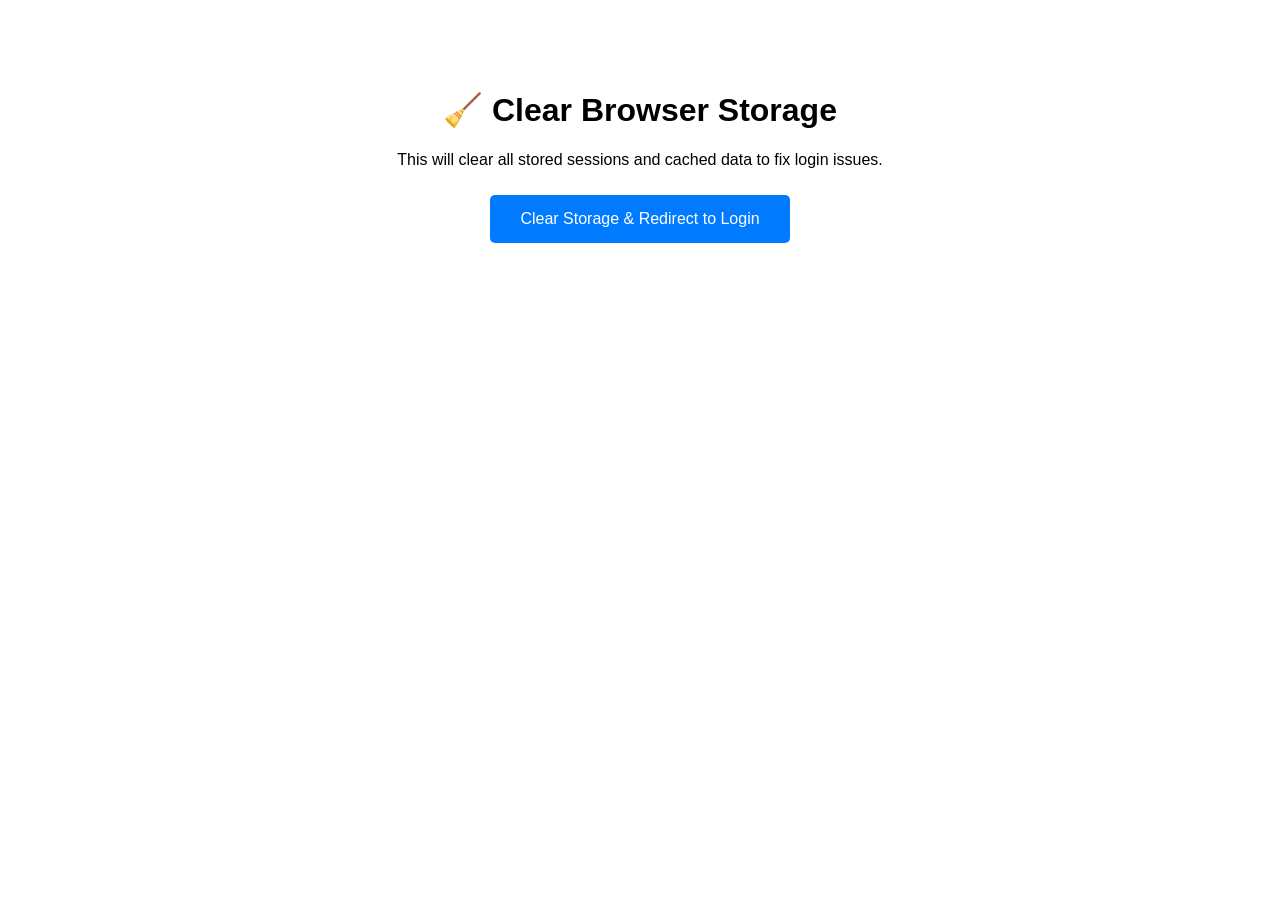
<file: frontend/clear_storage.html>
<!DOCTYPE html>
<html lang="en">
<head>
    <meta charset="UTF-8">
    <meta name="viewport" content="width=device-width, initial-scale=1.0">
    <title>Clear Storage - GenAI Chatbot</title>
    <style>
        body {
            font-family: Arial, sans-serif;
            max-width: 600px;
            margin: 50px auto;
            padding: 20px;
            text-align: center;
        }
        .button {
            background: #007bff;
            color: white;
            border: none;
            padding: 15px 30px;
            border-radius: 5px;
            cursor: pointer;
            font-size: 16px;
            margin: 10px;
        }
        .button:hover {
            background: #0056b3;
        }
        .success {
            color: green;
            margin-top: 20px;
        }
    </style>
</head>
<body>
    <h1>🧹 Clear Browser Storage</h1>
    <p>This will clear all stored sessions and cached data to fix login issues.</p>
    
    <button class="button" onclick="clearAllStorage()">Clear Storage & Redirect to Login</button>
    
    <div id="status"></div>

    <script>
        function clearAllStorage() {
            try {
                // Clear localStorage
                localStorage.clear();
                
                // Clear sessionStorage
                sessionStorage.clear();
                
                // Clear any cookies (if any)
                document.cookie.split(";").forEach(function(c) { 
                    document.cookie = c.replace(/^ +/, "").replace(/=.*/, "=;expires=" + new Date().toUTCString() + ";path=/"); 
                });
                
                document.getElementById('status').innerHTML = '<div class="success">✅ Storage cleared successfully! Redirecting to login...</div>';
                
                // Force reload and redirect
                setTimeout(() => {
                    window.location.href = 'login.html';
                }, 1000);
                
            } catch (error) {
                console.error('Error clearing storage:', error);
                document.getElementById('status').innerHTML = '<div style="color: red;">❌ Error clearing storage. Please manually clear your browser cache.</div>';
            }
        }
        
        // Auto-clear on load if requested
        if (window.location.search.includes('auto=true')) {
            clearAllStorage();
        }
    </script>
</body>
</html>
</file>
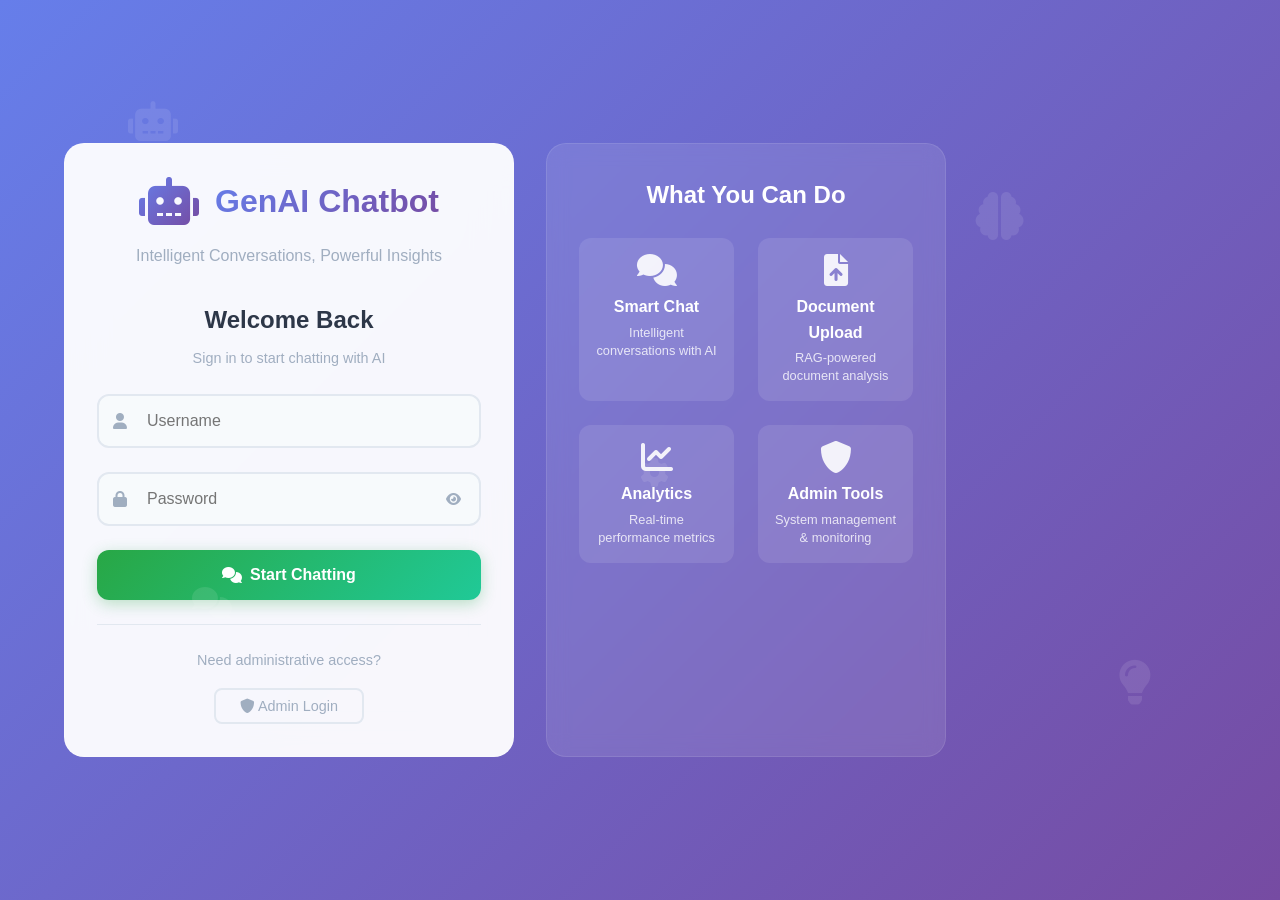
<file: frontend/login.html>
<!DOCTYPE html>
<html lang="en">
<head>
    <meta charset="UTF-8">
    <meta name="viewport" content="width=device-width, initial-scale=1.0">
    <title>GenAI Chatbot - Login</title>
    <link rel="stylesheet" href="styles/main.css">
    <link rel="stylesheet" href="styles/login.css">
    <link href="https://cdnjs.cloudflare.com/ajax/libs/font-awesome/6.0.0/css/all.min.css" rel="stylesheet">
</head>
<body class="login-body">
    <div class="login-container">
        <!-- Background Animation -->
        <div class="bg-animation">
            <div class="floating-icon"><i class="fas fa-robot"></i></div>
            <div class="floating-icon"><i class="fas fa-brain"></i></div>
            <div class="floating-icon"><i class="fas fa-comments"></i></div>
            <div class="floating-icon"><i class="fas fa-lightbulb"></i></div>
            <div class="floating-icon"><i class="fas fa-cog"></i></div>
        </div>

        <!-- Login Card -->
        <div class="login-card">
            <div class="login-header">
                <div class="logo">
                    <i class="fas fa-robot"></i>
                    <h1>GenAI Chatbot</h1>
                </div>
                <p class="tagline">Intelligent Conversations, Powerful Insights</p>
            </div>

            <!-- User Login Form -->
            <div class="login-form-container" id="userLoginForm">
                <div class="form-header">
                    <h2>Welcome Back</h2>
                    <p>Sign in to start chatting with AI</p>
                </div>

                <form class="login-form" id="userForm">
                    <div class="input-group">
                        <div class="input-wrapper">
                            <i class="fas fa-user input-icon"></i>
                            <input type="text" id="userUsername" placeholder="Username" required>
                        </div>
                    </div>

                    <div class="input-group">
                        <div class="input-wrapper">
                            <i class="fas fa-lock input-icon"></i>
                            <input type="password" id="userPassword" placeholder="Password" required>
                            <button type="button" class="password-toggle" onclick="togglePassword('userPassword')">
                                <i class="fas fa-eye"></i>
                            </button>
                        </div>
                    </div>

                    <button type="submit" class="login-btn user-btn">
                        <i class="fas fa-comments"></i>
                        <span>Start Chatting</span>
                    </button>
                </form>

                <div class="form-footer">
                    <p>Need administrative access?</p>
                    <button class="switch-btn" onclick="switchToAdmin()">
                        <i class="fas fa-shield-alt"></i>
                        Admin Login
                    </button>
                </div>
            </div>

            <!-- Admin Login Form -->
            <div class="login-form-container admin-form" id="adminLoginForm">
                <div class="form-header">
                    <h2>Admin Portal</h2>
                    <p>Access system management and analytics</p>
                </div>

                <form class="login-form" id="adminForm">
                    <div class="input-group">
                        <div class="input-wrapper">
                            <i class="fas fa-user-shield input-icon"></i>
                            <input type="text" id="adminUsername" placeholder="Admin Username" required>
                        </div>
                    </div>

                    <div class="input-group">
                        <div class="input-wrapper">
                            <i class="fas fa-key input-icon"></i>
                            <input type="password" id="adminPassword" placeholder="Admin Password" required>
                            <button type="button" class="password-toggle" onclick="togglePassword('adminPassword')">
                                <i class="fas fa-eye"></i>
                            </button>
                        </div>
                    </div>

                    <button type="submit" class="login-btn admin-btn">
                        <i class="fas fa-tachometer-alt"></i>
                        <span>Access Dashboard</span>
                    </button>
                </form>

                <div class="form-footer">
                    <p>Just want to chat?</p>
                    <button class="switch-btn" onclick="switchToUser()">
                        <i class="fas fa-comments"></i>
                        User Login
                    </button>
                </div>
            </div>

        </div>

        <!-- Features Showcase -->
        <div class="features-showcase">
            <h3>What You Can Do</h3>
            <div class="features-grid">
                <div class="feature-item">
                    <i class="fas fa-comments"></i>
                    <h4>Smart Chat</h4>
                    <p>Intelligent conversations with AI</p>
                </div>
                <div class="feature-item">
                    <i class="fas fa-file-upload"></i>
                    <h4>Document Upload</h4>
                    <p>RAG-powered document analysis</p>
                </div>
                <div class="feature-item">
                    <i class="fas fa-chart-line"></i>
                    <h4>Analytics</h4>
                    <p>Real-time performance metrics</p>
                </div>
                <div class="feature-item">
                    <i class="fas fa-shield-alt"></i>
                    <h4>Admin Tools</h4>
                    <p>System management & monitoring</p>
                </div>
            </div>
        </div>
    </div>

    <!-- Loading Overlay -->
    <div class="loading-overlay" id="loadingOverlay">
        <div class="loading-content">
            <div class="loading-spinner">
                <i class="fas fa-robot fa-spin"></i>
            </div>
            <p id="loadingText">Authenticating...</p>
        </div>
    </div>

    <script src="js/main.js?v=3"></script>
    <script src="js/login.js?v=3"></script>
</body>
</html>
</file>
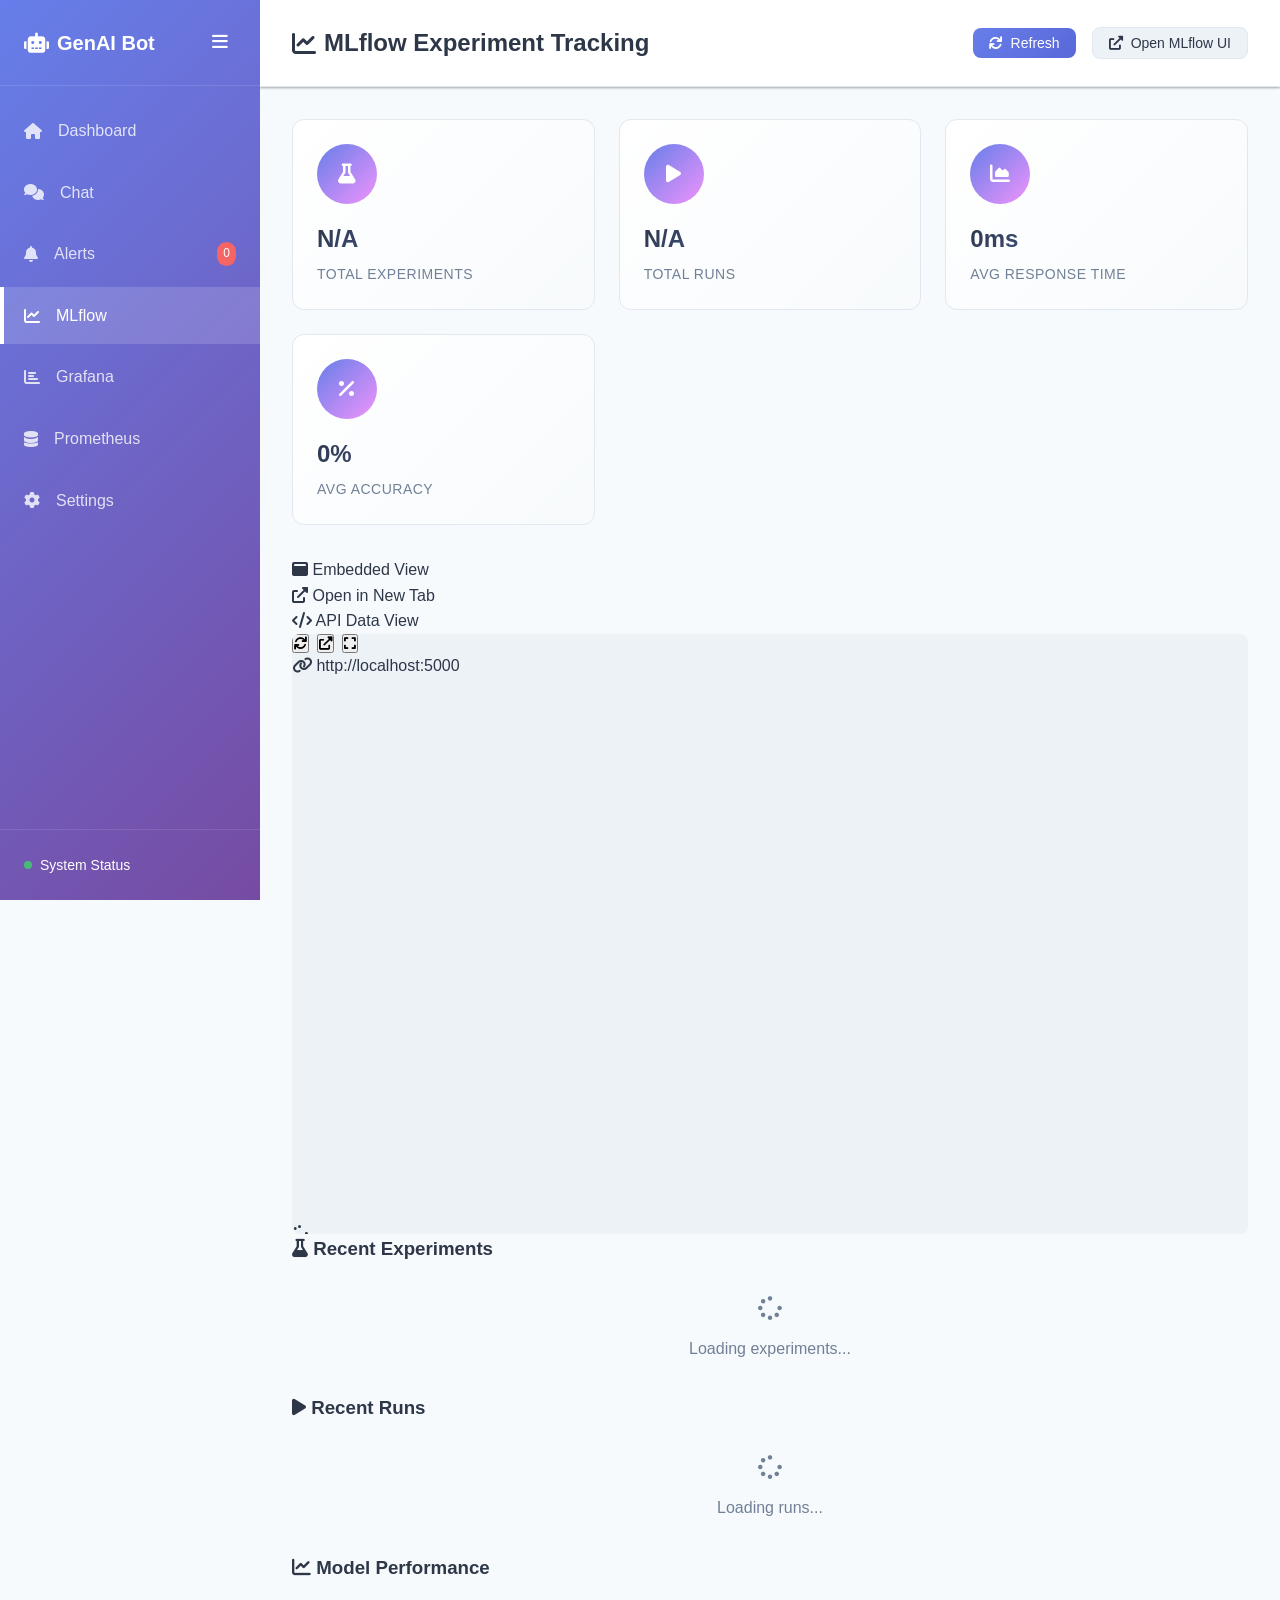
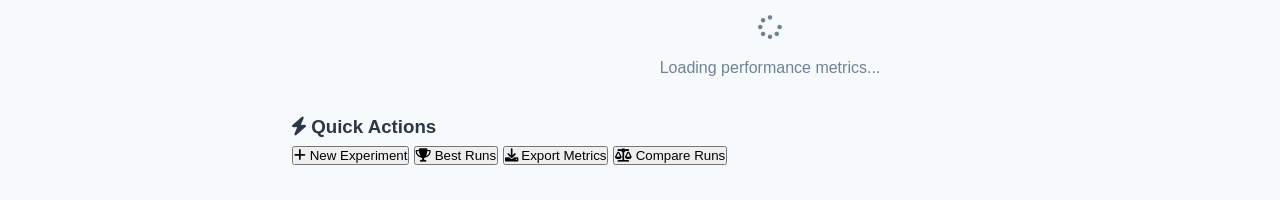
<file: frontend/mlflow.html>
<!DOCTYPE html>
<html lang="en">
<head>
    <meta charset="UTF-8">
    <meta name="viewport" content="width=device-width, initial-scale=1.0">
    <title>GenAI Chatbot - MLflow Dashboard</title>
    <link rel="stylesheet" href="styles/main.css">
    <link rel="stylesheet" href="styles/monitoring.css">
    <link href="https://cdnjs.cloudflare.com/ajax/libs/font-awesome/6.0.0/css/all.min.css" rel="stylesheet">
</head>
<body>
    <div class="app-container">
        <!-- Navigation Sidebar -->
        <nav class="sidebar" id="sidebar">
            <div class="sidebar-header">
                <h2><i class="fas fa-robot"></i> GenAI Bot</h2>
                <button class="sidebar-toggle" id="sidebarToggle">
                    <i class="fas fa-bars"></i>
                </button>
            </div>
            
            <ul class="nav-menu">
                <li class="nav-item">
                    <a href="index.html" class="nav-link">
                        <i class="fas fa-home"></i>
                        <span>Dashboard</span>
                    </a>
                </li>
                <li class="nav-item">
                    <a href="chat.html" class="nav-link">
                        <i class="fas fa-comments"></i>
                        <span>Chat</span>
                    </a>
                </li>
                <li class="nav-item">
                    <a href="alerts.html" class="nav-link">
                        <i class="fas fa-bell"></i>
                        <span>Alerts</span>
                        <span class="badge" id="alertBadge">0</span>
                    </a>
                </li>
                <li class="nav-item active">
                    <a href="mlflow.html" class="nav-link">
                        <i class="fas fa-chart-line"></i>
                        <span>MLflow</span>
                    </a>
                </li>
                <li class="nav-item">
                    <a href="grafana.html" class="nav-link">
                        <i class="fas fa-chart-bar"></i>
                        <span>Grafana</span>
                    </a>
                </li>
                <li class="nav-item">
                    <a href="prometheus.html" class="nav-link">
                        <i class="fas fa-database"></i>
                        <span>Prometheus</span>
                    </a>
                </li>
                <li class="nav-item">
                    <a href="settings.html" class="nav-link">
                        <i class="fas fa-cog"></i>
                        <span>Settings</span>
                    </a>
                </li>
            </ul>
            
            <div class="sidebar-footer">
                <div class="status-indicator">
                    <span class="status-dot healthy" id="systemStatus"></span>
                    <span class="status-text">System Status</span>
                </div>
            </div>
        </nav>

        <!-- Main Content -->
        <main class="main-content">
            <header class="content-header">
                <h1><i class="fas fa-chart-line"></i> MLflow Experiment Tracking</h1>
                <div class="header-actions">
                    <button class="btn btn-primary" onclick="refreshMLflowData()">
                        <i class="fas fa-sync"></i> Refresh
                    </button>
                    <button class="btn btn-secondary" onclick="openMLflowUI()">
                        <i class="fas fa-external-link-alt"></i> Open MLflow UI
                    </button>
                </div>
            </header>

            <div class="monitoring-content">
                <!-- MLflow Status Cards -->
                <div class="stats-grid">
                    <div class="stat-card">
                        <div class="stat-icon">
                            <i class="fas fa-flask"></i>
                        </div>
                        <div class="stat-content">
                            <h3 id="totalExperiments">0</h3>
                            <p>Total Experiments</p>
                        </div>
                    </div>

                    <div class="stat-card">
                        <div class="stat-icon">
                            <i class="fas fa-play"></i>
                        </div>
                        <div class="stat-content">
                            <h3 id="totalRuns">0</h3>
                            <p>Total Runs</p>
                        </div>
                    </div>

                    <div class="stat-card">
                        <div class="stat-icon">
                            <i class="fas fa-chart-area"></i>
                        </div>
                        <div class="stat-content">
                            <h3 id="avgResponseTime">0ms</h3>
                            <p>Avg Response Time</p>
                        </div>
                    </div>

                    <div class="stat-card">
                        <div class="stat-icon">
                            <i class="fas fa-percentage"></i>
                        </div>
                        <div class="stat-content">
                            <h3 id="avgAccuracy">0%</h3>
                            <p>Avg Accuracy</p>
                        </div>
                    </div>
                </div>

                <!-- MLflow Embedding Options -->
                <div class="monitoring-options">
                    <div class="option-card active" data-view="embedded">
                        <i class="fas fa-window-maximize"></i>
                        <span>Embedded View</span>
                    </div>
                    <div class="option-card" data-view="new-tab">
                        <i class="fas fa-external-link-alt"></i>
                        <span>Open in New Tab</span>
                    </div>
                    <div class="option-card" data-view="api-data">
                        <i class="fas fa-code"></i>
                        <span>API Data View</span>
                    </div>
                </div>

                <!-- MLflow Dashboard Container -->
                <div class="dashboard-container">
                    <!-- Embedded MLflow UI -->
                    <div class="embedded-view active" id="embeddedView">
                        <div class="iframe-container">
                            <div class="iframe-header">
                                <div class="iframe-controls">
                                    <button class="iframe-btn" onclick="refreshIframe()">
                                        <i class="fas fa-sync"></i>
                                    </button>
                                    <button class="iframe-btn" onclick="openInNewTab()">
                                        <i class="fas fa-external-link-alt"></i>
                                    </button>
                                    <button class="iframe-btn" onclick="toggleFullscreen()">
                                        <i class="fas fa-expand"></i>
                                    </button>
                                </div>
                                <div class="iframe-url">
                                    <i class="fas fa-link"></i>
                                    <span>http://localhost:5000</span>
                                </div>
                            </div>
                            <iframe 
                                id="mlflowFrame" 
                                src="http://localhost:5000" 
                                frameborder="0"
                                title="MLflow UI">
                            </iframe>
                            <div class="iframe-loading">
                                <i class="fas fa-spinner fa-spin"></i>
                                <p>Loading MLflow Dashboard...</p>
                            </div>
                        </div>
                    </div>

                    <!-- API Data View -->
                    <div class="api-view" id="apiView">
                        <div class="api-section">
                            <h3><i class="fas fa-flask"></i> Recent Experiments</h3>
                            <div class="api-data" id="experimentsData">
                                <div class="loading-state">
                                    <i class="fas fa-spinner fa-spin"></i>
                                    <p>Loading experiments...</p>
                                </div>
                            </div>
                        </div>

                        <div class="api-section">
                            <h3><i class="fas fa-play"></i> Recent Runs</h3>
                            <div class="api-data" id="runsData">
                                <div class="loading-state">
                                    <i class="fas fa-spinner fa-spin"></i>
                                    <p>Loading runs...</p>
                                </div>
                            </div>
                        </div>

                        <div class="api-section">
                            <h3><i class="fas fa-chart-line"></i> Model Performance</h3>
                            <div class="api-data" id="performanceData">
                                <div class="loading-state">
                                    <i class="fas fa-spinner fa-spin"></i>
                                    <p>Loading performance metrics...</p>
                                </div>
                            </div>
                        </div>
                    </div>
                </div>

                <!-- Quick Actions -->
                <div class="quick-actions-section">
                    <h3><i class="fas fa-bolt"></i> Quick Actions</h3>
                    <div class="action-buttons">
                        <button class="action-btn" onclick="createNewExperiment()">
                            <i class="fas fa-plus"></i>
                            <span>New Experiment</span>
                        </button>
                        <button class="action-btn" onclick="viewBestRuns()">
                            <i class="fas fa-trophy"></i>
                            <span>Best Runs</span>
                        </button>
                        <button class="action-btn" onclick="exportMetrics()">
                            <i class="fas fa-download"></i>
                            <span>Export Metrics</span>
                        </button>
                        <button class="action-btn" onclick="compareRuns()">
                            <i class="fas fa-balance-scale"></i>
                            <span>Compare Runs</span>
                        </button>
                    </div>
                </div>
            </div>
        </main>
    </div>

    <!-- Connection Status Modal -->
    <div class="modal" id="connectionModal">
        <div class="modal-content">
            <div class="modal-header">
                <h3><i class="fas fa-exclamation-triangle"></i> MLflow Connection</h3>
                <button class="modal-close" onclick="closeModal('connectionModal')">
                    <i class="fas fa-times"></i>
                </button>
            </div>
            <div class="modal-body">
                <div class="connection-status">
                    <div class="status-icon error">
                        <i class="fas fa-times-circle"></i>
                    </div>
                    <div class="status-text">
                        <h4>Unable to connect to MLflow server</h4>
                        <p>Make sure MLflow is running on <code>http://localhost:5000</code></p>
                        <div class="connection-help">
                            <p><strong>To start MLflow:</strong></p>
                            <code>mlflow server --host 0.0.0.0 --port 5000</code>
                        </div>
                    </div>
                </div>
            </div>
            <div class="modal-footer">
                <button class="btn btn-secondary" onclick="closeModal('connectionModal')">
                    Close
                </button>
                <button class="btn btn-primary" onclick="retryConnection()">
                    <i class="fas fa-sync"></i> Retry Connection
                </button>
            </div>
        </div>
    </div>

    <script src="js/main.js"></script>
    <script src="js/mlflow.js"></script>
</body>
</html>
</file>
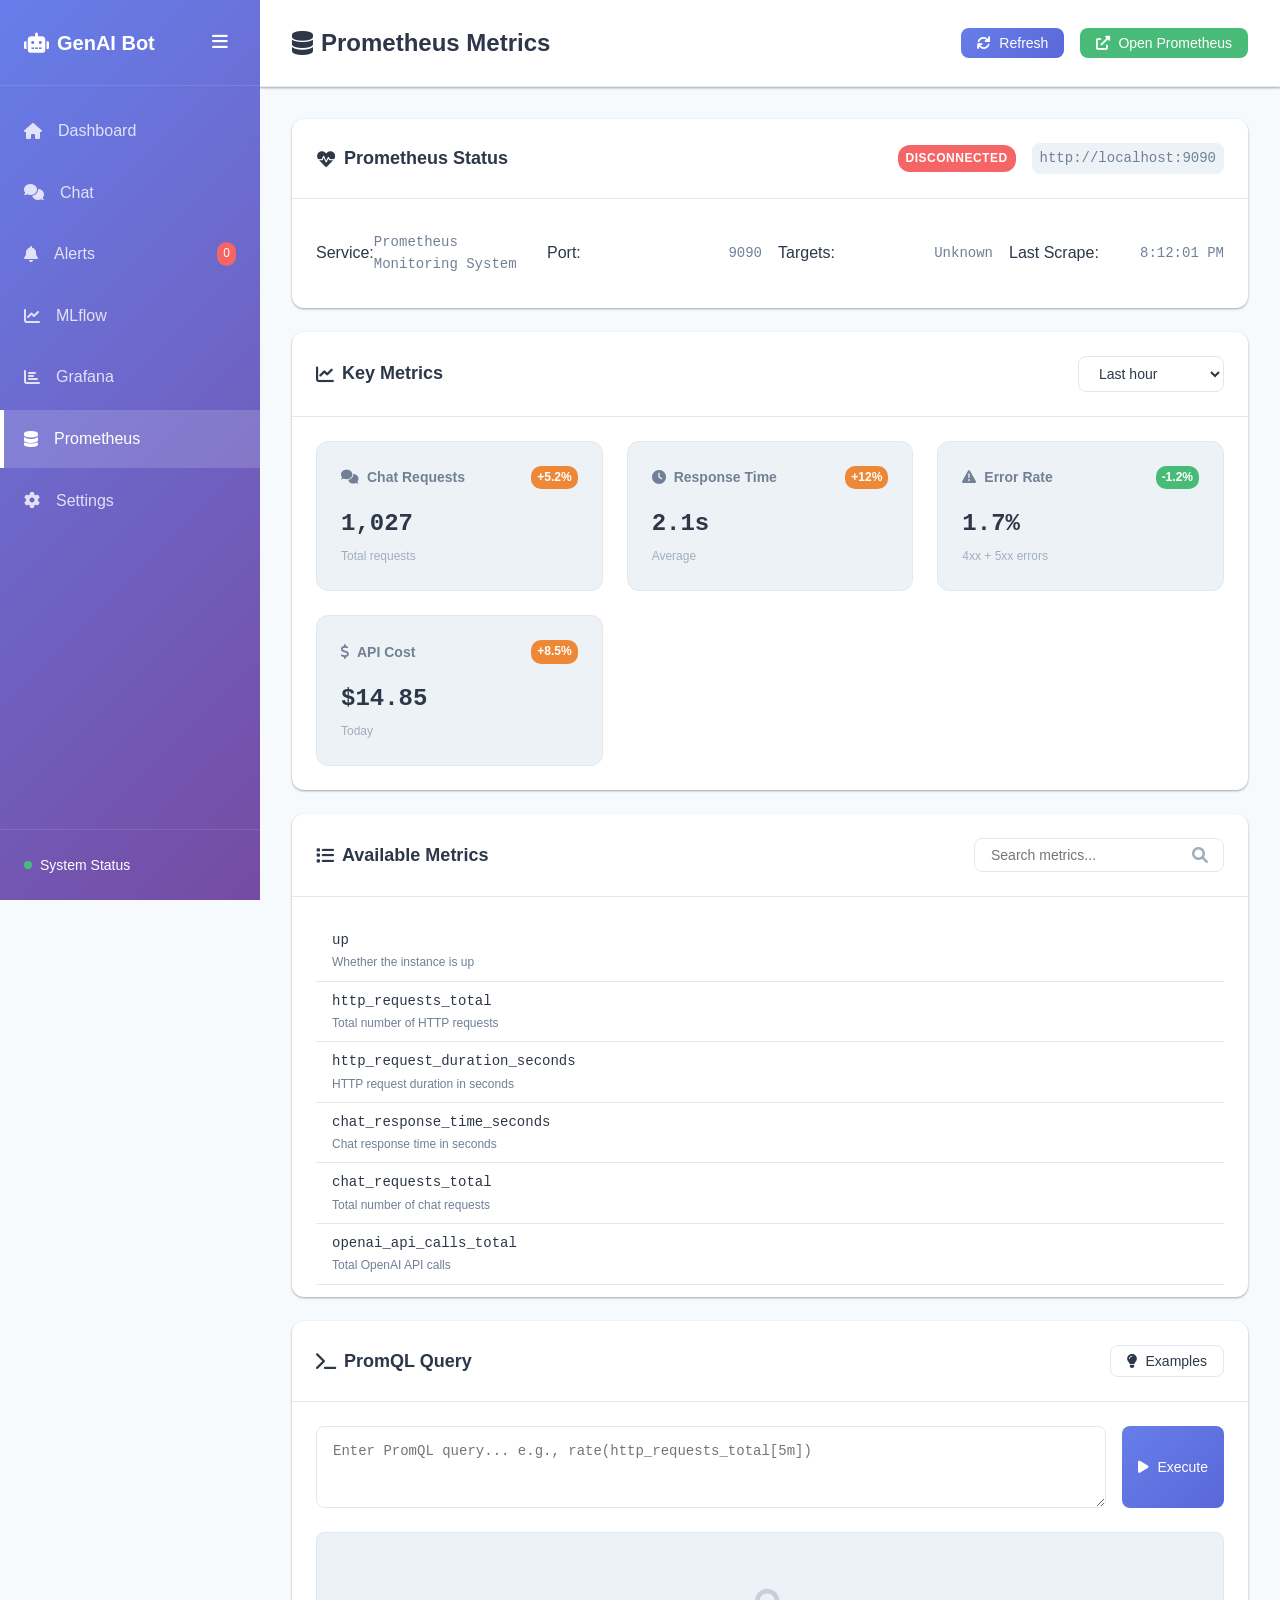
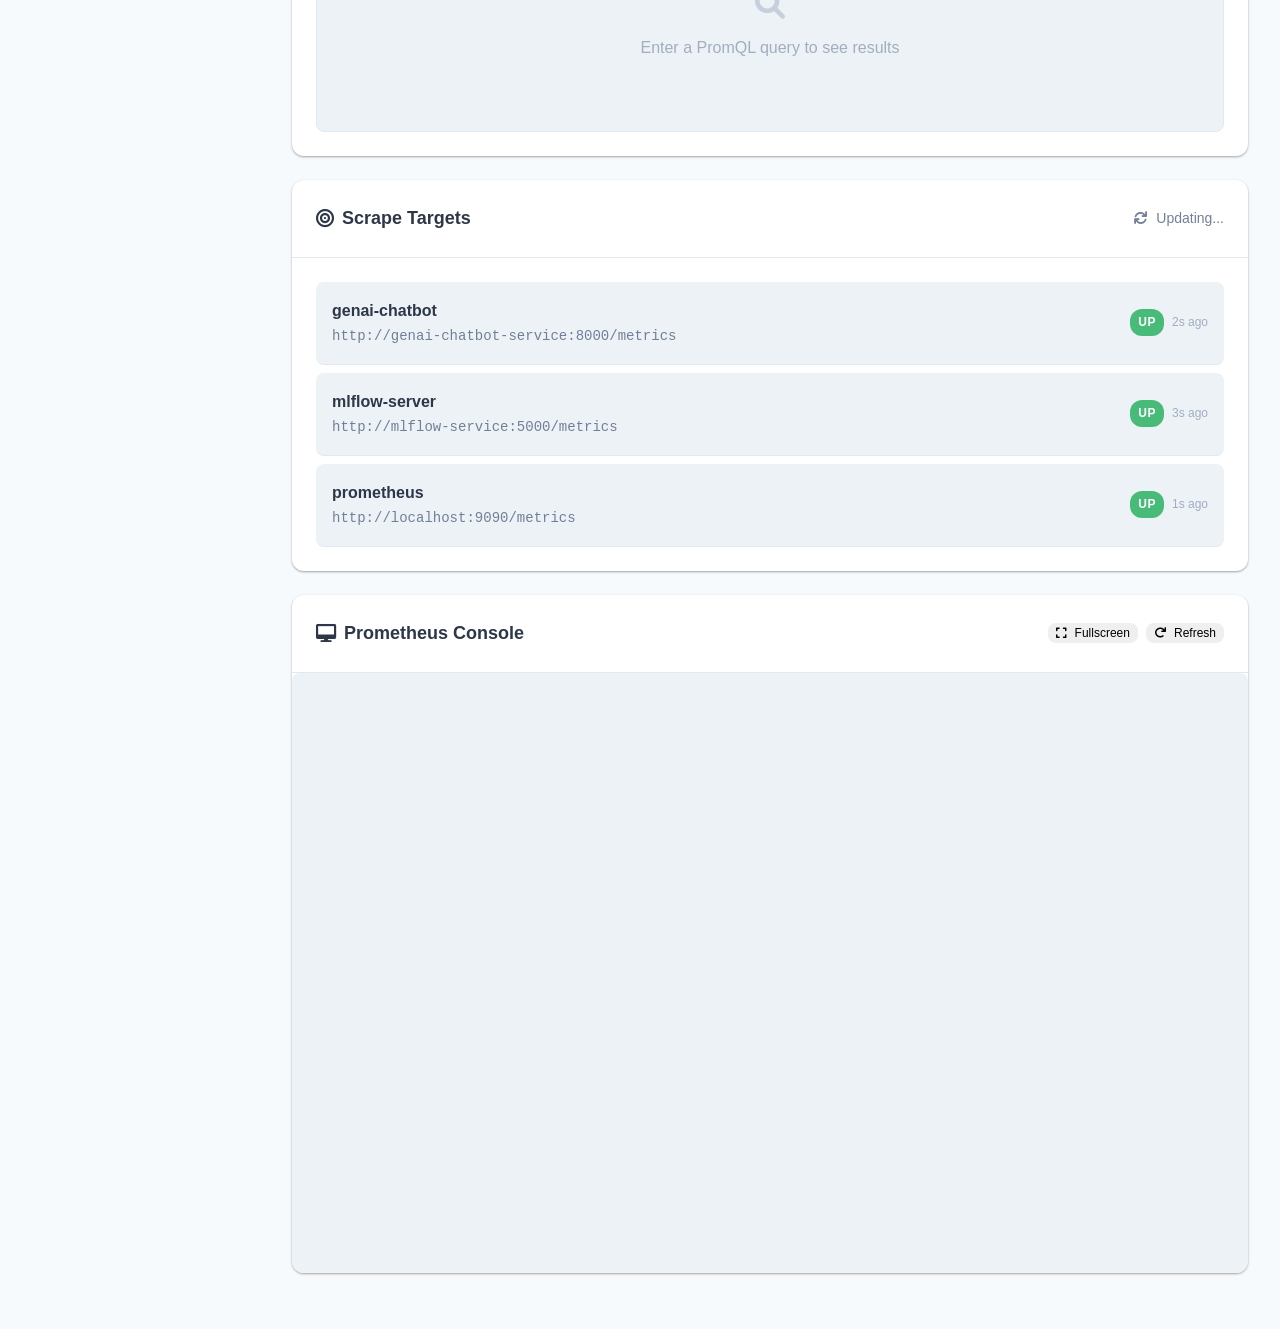
<file: frontend/prometheus.html>
<!DOCTYPE html>
<html lang="en">
<head>
    <meta charset="UTF-8">
    <meta name="viewport" content="width=device-width, initial-scale=1.0">
    <title>GenAI Chatbot - Prometheus Metrics</title>
    <link rel="stylesheet" href="styles/main.css">
    <link rel="stylesheet" href="styles/monitoring.css">
    <link href="https://cdnjs.cloudflare.com/ajax/libs/font-awesome/6.0.0/css/all.min.css" rel="stylesheet">
</head>
<body>
    <div class="app-container">
        <!-- Navigation Sidebar -->
        <nav class="sidebar" id="sidebar">
            <div class="sidebar-header">
                <h2><i class="fas fa-robot"></i> GenAI Bot</h2>
                <button class="sidebar-toggle" id="sidebarToggle">
                    <i class="fas fa-bars"></i>
                </button>
            </div>
            
            <ul class="nav-menu">
                <li class="nav-item">
                    <a href="index.html" class="nav-link">
                        <i class="fas fa-home"></i>
                        <span>Dashboard</span>
                    </a>
                </li>
                <li class="nav-item">
                    <a href="chat.html" class="nav-link">
                        <i class="fas fa-comments"></i>
                        <span>Chat</span>
                    </a>
                </li>
                <li class="nav-item">
                    <a href="alerts.html" class="nav-link">
                        <i class="fas fa-bell"></i>
                        <span>Alerts</span>
                        <span class="badge" id="alertBadge">0</span>
                    </a>
                </li>
                <li class="nav-item">
                    <a href="mlflow.html" class="nav-link">
                        <i class="fas fa-chart-line"></i>
                        <span>MLflow</span>
                    </a>
                </li>
                <li class="nav-item">
                    <a href="grafana.html" class="nav-link">
                        <i class="fas fa-chart-bar"></i>
                        <span>Grafana</span>
                    </a>
                </li>
                <li class="nav-item active">
                    <a href="prometheus.html" class="nav-link">
                        <i class="fas fa-database"></i>
                        <span>Prometheus</span>
                    </a>
                </li>
                <li class="nav-item">
                    <a href="settings.html" class="nav-link">
                        <i class="fas fa-cog"></i>
                        <span>Settings</span>
                    </a>
                </li>
            </ul>
            
            <div class="sidebar-footer">
                <div class="status-indicator">
                    <span class="status-dot" id="systemStatus"></span>
                    <span class="status-text">System Status</span>
                </div>
            </div>
        </nav>

        <!-- Main Content -->
        <main class="main-content">
            <header class="content-header">
                <h1><i class="fas fa-database"></i> Prometheus Metrics</h1>
                <div class="header-actions">
                    <button class="btn btn-primary" onclick="refreshMetrics()">
                        <i class="fas fa-sync"></i> Refresh
                    </button>
                    <button class="btn btn-success" onclick="openPrometheusNew()">
                        <i class="fas fa-external-link-alt"></i> Open Prometheus
                    </button>
                </div>
            </header>

            <div class="monitoring-content">
                <!-- Prometheus Status -->
                <div class="content-card">
                    <div class="card-header">
                        <h3><i class="fas fa-heartbeat"></i> Prometheus Status</h3>
                        <div class="status-badges">
                            <span class="status-badge" id="prometheusStatus">Checking...</span>
                            <span class="connection-info" id="prometheusUrl">http://localhost:9090</span>
                        </div>
                    </div>
                    <div class="status-details">
                        <div class="status-item">
                            <label>Service:</label>
                            <span id="prometheusService">Prometheus Monitoring System</span>
                        </div>
                        <div class="status-item">
                            <label>Port:</label>
                            <span id="prometheusPort">9090</span>
                        </div>
                        <div class="status-item">
                            <label>Targets:</label>
                            <span id="prometheusTargets">Loading...</span>
                        </div>
                        <div class="status-item">
                            <label>Last Scrape:</label>
                            <span id="lastScrape">Never</span>
                        </div>
                    </div>
                </div>

                <!-- Key Metrics -->
                <div class="content-card">
                    <div class="card-header">
                        <h3><i class="fas fa-chart-line"></i> Key Metrics</h3>
                        <div class="time-range-selector">
                            <select id="timeRange" onchange="updateTimeRange()">
                                <option value="5m">Last 5 minutes</option>
                                <option value="1h" selected>Last hour</option>
                                <option value="6h">Last 6 hours</option>
                                <option value="24h">Last 24 hours</option>
                            </select>
                        </div>
                    </div>
                    <div class="metrics-grid">
                        <div class="metric-card">
                            <div class="metric-header">
                                <h4><i class="fas fa-comments"></i> Chat Requests</h4>
                                <span class="metric-trend" id="chatTrend">+5.2%</span>
                            </div>
                            <div class="metric-value" id="chatRequests">1,247</div>
                            <div class="metric-subtitle">Total requests</div>
                        </div>
                        
                        <div class="metric-card">
                            <div class="metric-header">
                                <h4><i class="fas fa-clock"></i> Response Time</h4>
                                <span class="metric-trend warning" id="responseTrend">+12%</span>
                            </div>
                            <div class="metric-value" id="responseTime">2.3s</div>
                            <div class="metric-subtitle">Average</div>
                        </div>
                        
                        <div class="metric-card">
                            <div class="metric-header">
                                <h4><i class="fas fa-exclamation-triangle"></i> Error Rate</h4>
                                <span class="metric-trend success" id="errorTrend">-1.2%</span>
                            </div>
                            <div class="metric-value" id="errorRate">0.8%</div>
                            <div class="metric-subtitle">4xx + 5xx errors</div>
                        </div>
                        
                        <div class="metric-card">
                            <div class="metric-header">
                                <h4><i class="fas fa-dollar-sign"></i> API Cost</h4>
                                <span class="metric-trend" id="costTrend">+8.5%</span>
                            </div>
                            <div class="metric-value" id="apiCost">$23.45</div>
                            <div class="metric-subtitle">Today</div>
                        </div>
                    </div>
                </div>

                <!-- Available Metrics -->
                <div class="content-card">
                    <div class="card-header">
                        <h3><i class="fas fa-list"></i> Available Metrics</h3>
                        <div class="search-box">
                            <input type="text" id="metricSearch" placeholder="Search metrics..." onkeyup="filterMetrics()">
                            <i class="fas fa-search"></i>
                        </div>
                    </div>
                    <div class="metrics-list" id="metricsList">
                        <div class="loading-state">
                            <i class="fas fa-spinner fa-spin"></i>
                            <p>Loading metrics...</p>
                        </div>
                    </div>
                </div>

                <!-- Query Interface -->
                <div class="content-card">
                    <div class="card-header">
                        <h3><i class="fas fa-terminal"></i> PromQL Query</h3>
                        <button class="btn btn-outline" onclick="showQueryExamples()">
                            <i class="fas fa-lightbulb"></i> Examples
                        </button>
                    </div>
                    <div class="query-interface">
                        <div class="query-input-group">
                            <textarea 
                                id="promqlQuery" 
                                placeholder="Enter PromQL query... e.g., rate(http_requests_total[5m])"
                                rows="3"></textarea>
                            <button class="btn btn-primary" onclick="executeQuery()">
                                <i class="fas fa-play"></i> Execute
                            </button>
                        </div>
                        <div class="query-results" id="queryResults">
                            <div class="no-data-state">
                                <i class="fas fa-search"></i>
                                <p>Enter a PromQL query to see results</p>
                            </div>
                        </div>
                    </div>
                </div>

                <!-- Targets Status -->
                <div class="content-card">
                    <div class="card-header">
                        <h3><i class="fas fa-bullseye"></i> Scrape Targets</h3>
                        <span class="refresh-indicator" id="targetsRefresh">
                            <i class="fas fa-sync fa-spin"></i> Updating...
                        </span>
                    </div>
                    <div class="targets-list" id="targetsList">
                        <div class="target-item">
                            <div class="target-info">
                                <div class="target-name">genai-chatbot</div>
                                <div class="target-url">http://genai-chatbot-service:8000/metrics</div>
                            </div>
                            <div class="target-status">
                                <span class="status-badge success">UP</span>
                                <span class="last-scrape">2s ago</span>
                            </div>
                        </div>
                        
                        <div class="target-item">
                            <div class="target-info">
                                <div class="target-name">mlflow-server</div>
                                <div class="target-url">http://mlflow-service:5000/metrics</div>
                            </div>
                            <div class="target-status">
                                <span class="status-badge success">UP</span>
                                <span class="last-scrape">3s ago</span>
                            </div>
                        </div>
                        
                        <div class="target-item">
                            <div class="target-info">
                                <div class="target-name">prometheus</div>
                                <div class="target-url">http://localhost:9090/metrics</div>
                            </div>
                            <div class="target-status">
                                <span class="status-badge success">UP</span>
                                <span class="last-scrape">1s ago</span>
                            </div>
                        </div>
                    </div>
                </div>

                <!-- Embedded Prometheus -->
                <div class="content-card">
                    <div class="card-header">
                        <h3><i class="fas fa-desktop"></i> Prometheus Console</h3>
                        <div class="iframe-controls">
                            <button class="btn btn-sm" onclick="togglePrometheusFullscreen()">
                                <i class="fas fa-expand"></i> Fullscreen
                            </button>
                            <button class="btn btn-sm" onclick="refreshPrometheusIframe()">
                                <i class="fas fa-redo"></i> Refresh
                            </button>
                        </div>
                    </div>
                    <div class="iframe-container" id="prometheusContainer">
                        <iframe 
                            id="prometheusIframe"
                            src="http://localhost:9090"
                            width="100%" 
                            height="600"
                            frameborder="0">
                        </iframe>
                        <div class="iframe-overlay" id="prometheusOverlay">
                            <div class="overlay-content">
                                <i class="fas fa-exclamation-triangle"></i>
                                <h3>Prometheus Not Available</h3>
                                <p>Make sure Prometheus is running on port 9090</p>
                                <button class="btn btn-primary" onclick="checkPrometheusConnection()">
                                    <i class="fas fa-sync"></i> Check Connection
                                </button>
                            </div>
                        </div>
                    </div>
                </div>
            </div>
        </main>
    </div>

    <!-- Query Examples Modal -->
    <div class="modal" id="queryExamplesModal">
        <div class="modal-content">
            <div class="modal-header">
                <h3>PromQL Query Examples</h3>
                <button class="modal-close" onclick="closeQueryExamples()">
                    <i class="fas fa-times"></i>
                </button>
            </div>
            <div class="modal-body">
                <div class="example-group">
                    <h4>Basic Metrics</h4>
                    <div class="example-item" onclick="useQuery('up')">
                        <code>up</code>
                        <span>Service availability</span>
                    </div>
                    <div class="example-item" onclick="useQuery('http_requests_total')">
                        <code>http_requests_total</code>
                        <span>Total HTTP requests</span>
                    </div>
                </div>
                
                <div class="example-group">
                    <h4>Rate Calculations</h4>
                    <div class="example-item" onclick="useQuery('rate(http_requests_total[5m])')">
                        <code>rate(http_requests_total[5m])</code>
                        <span>Request rate per second</span>
                    </div>
                    <div class="example-item" onclick="useQuery('rate(chat_response_time_sum[5m]) / rate(chat_response_time_count[5m])')">
                        <code>rate(chat_response_time_sum[5m]) / rate(chat_response_time_count[5m])</code>
                        <span>Average response time</span>
                    </div>
                </div>
                
                <div class="example-group">
                    <h4>Aggregations</h4>
                    <div class="example-item" onclick="useQuery('sum by (status) (rate(http_requests_total[5m]))')">
                        <code>sum by (status) (rate(http_requests_total[5m]))</code>
                        <span>Request rate by status code</span>
                    </div>
                    <div class="example-item" onclick="useQuery('histogram_quantile(0.95, rate(http_request_duration_seconds_bucket[5m]))')">
                        <code>histogram_quantile(0.95, rate(http_request_duration_seconds_bucket[5m]))</code>
                        <span>95th percentile response time</span>
                    </div>
                </div>
            </div>
        </div>
    </div>

    <script src="js/main.js"></script>
    <script src="js/prometheus.js"></script>
</body>
</html>
</file>
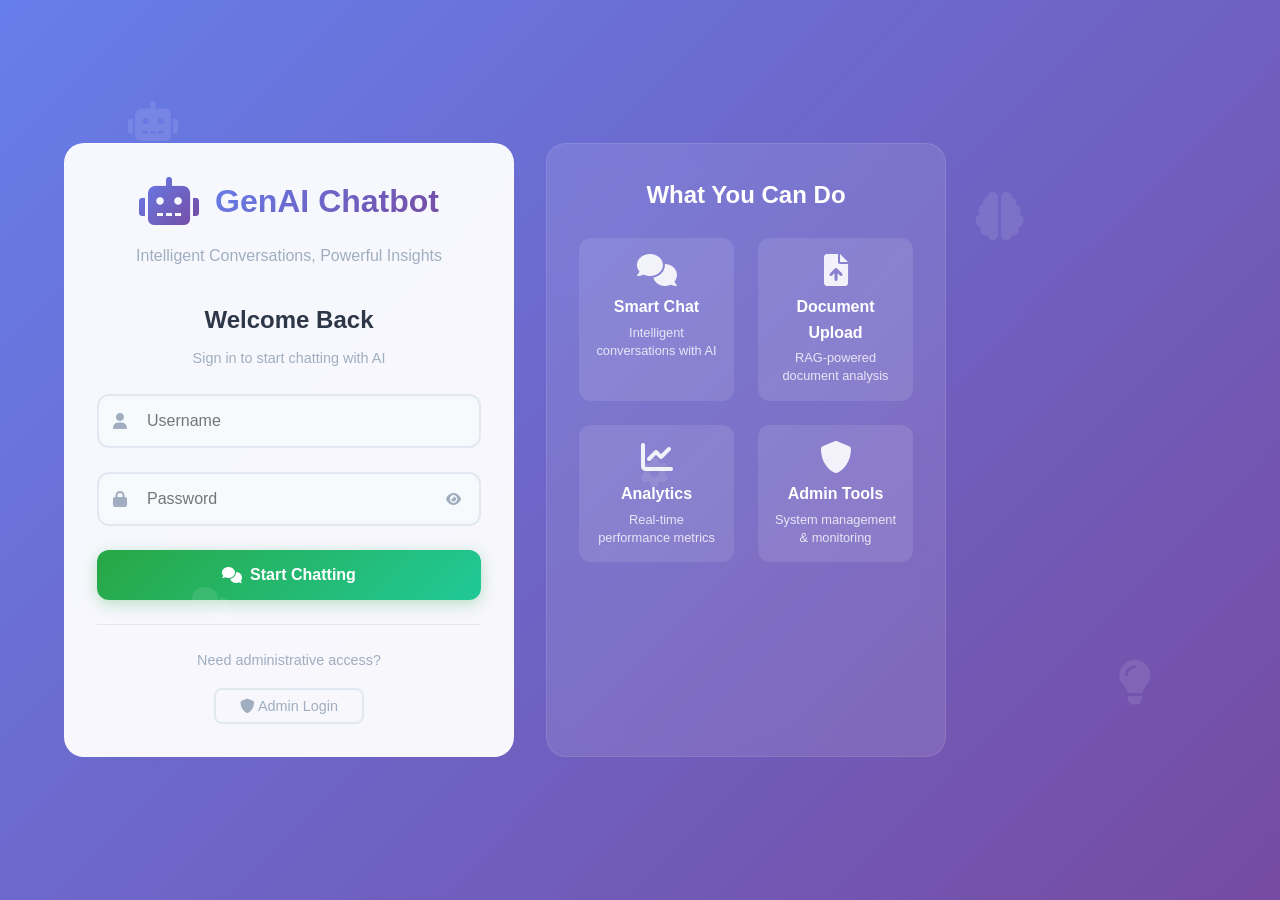
<file: frontend/settings.html>
<!DOCTYPE html>
<html lang="en">
<head>
    <meta charset="UTF-8">
    <meta name="viewport" content="width=device-width, initial-scale=1.0">
    <title>Settings - GenAI Chatbot Admin</title>
    <link rel="stylesheet" href="styles/main.css">
    <link rel="stylesheet" href="styles/dashboard.css">
    <link rel="stylesheet" href="https://cdnjs.cloudflare.com/ajax/libs/font-awesome/6.0.0/css/all.min.css">
</head>
<body>
    <div class="admin-container">
        <!-- Sidebar -->
        <nav class="sidebar">
            <div class="sidebar-header">
                <div class="logo">
                    <i class="fas fa-robot"></i>
                    <span>GenAI Admin</span>
                </div>
            </div>
            
            <ul class="nav-menu">
                <li class="nav-item">
                    <a href="index.html" class="nav-link">
                        <i class="fas fa-home"></i>
                        <span>Dashboard</span>
                    </a>
                </li>
                <li class="nav-item">
                    <a href="chat.html" class="nav-link">
                        <i class="fas fa-comments"></i>
                        <span>Chat</span>
                    </a>
                </li>
                <li class="nav-item">
                    <a href="alerts.html" class="nav-link">
                        <i class="fas fa-bell"></i>
                        <span>Alerts</span>
                        <span class="badge" id="alertBadge">0</span>
                    </a>
                </li>
                <li class="nav-item">
                    <a href="mlflow.html" class="nav-link">
                        <i class="fas fa-chart-line"></i>
                        <span>MLflow</span>
                    </a>
                </li>
                <li class="nav-item">
                    <a href="grafana.html" class="nav-link">
                        <i class="fas fa-chart-bar"></i>
                        <span>Grafana</span>
                    </a>
                </li>
                <li class="nav-item">
                    <a href="prometheus.html" class="nav-link">
                        <i class="fas fa-database"></i>
                        <span>Prometheus</span>
                    </a>
                </li>
                <li class="nav-item active">
                    <a href="settings.html" class="nav-link">
                        <i class="fas fa-cog"></i>
                        <span>Settings</span>
                    </a>
                </li>
            </ul>
            
            <div class="sidebar-footer">
                <div class="system-status">
                    <span class="status-dot" id="systemStatus"></span>
                    <span class="status-text">System Status</span>
                </div>
            </div>
        </nav>

        <!-- Main Content -->
        <main class="main-content">
            <header class="content-header">
                <h1>Settings</h1>
                <div class="header-actions">
                    <button class="btn btn-primary" onclick="saveSettings()">
                        <i class="fas fa-save"></i> Save Changes
                    </button>
                    <div class="user-menu" onclick="toggleUserMenu()">
                        <span class="user-name">Admin</span>
                        <i class="fas fa-user-circle"></i>
                        <div class="user-dropdown" id="userDropdown">
                            <div class="dropdown-item" onclick="switchToUserView()">
                                <i class="fas fa-user"></i> User Portal
                            </div>
                            <div class="dropdown-item" onclick="adminLogout()">
                                <i class="fas fa-sign-out-alt"></i> Logout
                            </div>
                        </div>
                    </div>
                </div>
            </header>

            <div class="settings-content">
                <!-- System Configuration -->
                <div class="settings-section">
                    <h2><i class="fas fa-server"></i> System Configuration</h2>
                    <div class="settings-grid">
                        <div class="setting-item">
                            <label for="systemName">System Name</label>
                            <input type="text" id="systemName" value="GenAI Chatbot" placeholder="Enter system name">
                        </div>
                        <div class="setting-item">
                            <label for="maxUsers">Max Concurrent Users</label>
                            <input type="number" id="maxUsers" value="100" min="1" max="1000">
                        </div>
                        <div class="setting-item">
                            <label for="sessionTimeout">Session Timeout (minutes)</label>
                            <input type="number" id="sessionTimeout" value="30" min="5" max="480">
                        </div>
                        <div class="setting-item">
                            <label for="enableLogging">Enable Detailed Logging</label>
                            <label class="toggle-switch">
                                <input type="checkbox" id="enableLogging" checked>
                                <span class="slider"></span>
                            </label>
                        </div>
                    </div>
                </div>

                <!-- AI Model Configuration -->
                <div class="settings-section">
                    <h2><i class="fas fa-brain"></i> AI Model Configuration</h2>
                    <div class="settings-grid">
                        <div class="setting-item">
                            <label for="defaultModel">Default Model</label>
                            <select id="defaultModel">
                                <option value="gpt-4">GPT-4</option>
                                <option value="gpt-3.5-turbo">GPT-3.5 Turbo</option>
                                <option value="claude-3">Claude-3</option>
                            </select>
                        </div>
                        <div class="setting-item">
                            <label for="maxTokens">Max Tokens per Response</label>
                            <input type="number" id="maxTokens" value="2048" min="100" max="8192">
                        </div>
                        <div class="setting-item">
                            <label for="temperature">Temperature</label>
                            <input type="range" id="temperature" min="0" max="2" step="0.1" value="0.7">
                            <span class="range-value" id="temperatureValue">0.7</span>
                        </div>
                        <div class="setting-item">
                            <label for="enableRAG">Enable RAG by Default</label>
                            <label class="toggle-switch">
                                <input type="checkbox" id="enableRAG" checked>
                                <span class="slider"></span>
                            </label>
                        </div>
                    </div>
                </div>

                <!-- Security Settings -->
                <div class="settings-section">
                    <h2><i class="fas fa-shield-alt"></i> Security Settings</h2>
                    <div class="settings-grid">
                        <div class="setting-item">
                            <label for="requireAuth">Require Authentication</label>
                            <label class="toggle-switch">
                                <input type="checkbox" id="requireAuth" checked>
                                <span class="slider"></span>
                            </label>
                        </div>
                        <div class="setting-item">
                            <label for="enableRateLimit">Enable Rate Limiting</label>
                            <label class="toggle-switch">
                                <input type="checkbox" id="enableRateLimit" checked>
                                <span class="slider"></span>
                            </label>
                        </div>
                        <div class="setting-item">
                            <label for="maxRequestsPerMinute">Max Requests per Minute</label>
                            <input type="number" id="maxRequestsPerMinute" value="60" min="1" max="1000">
                        </div>
                        <div class="setting-item">
                            <label for="enableIPWhitelist">Enable IP Whitelist</label>
                            <label class="toggle-switch">
                                <input type="checkbox" id="enableIPWhitelist">
                                <span class="slider"></span>
                            </label>
                        </div>
                    </div>
                </div>

                <!-- Monitoring & Alerts -->
                <div class="settings-section">
                    <h2><i class="fas fa-chart-line"></i> Monitoring & Alerts</h2>
                    <div class="settings-grid">
                        <div class="setting-item">
                            <label for="enableMetrics">Enable Metrics Collection</label>
                            <label class="toggle-switch">
                                <input type="checkbox" id="enableMetrics" checked>
                                <span class="slider"></span>
                            </label>
                        </div>
                        <div class="setting-item">
                            <label for="enableEmailAlerts">Enable Email Alerts</label>
                            <label class="toggle-switch">
                                <input type="checkbox" id="enableEmailAlerts">
                                <span class="slider"></span>
                            </label>
                        </div>
                        <div class="setting-item">
                            <label for="alertEmail">Alert Email Address</label>
                            <input type="email" id="alertEmail" placeholder="admin@example.com">
                        </div>
                        <div class="setting-item">
                            <label for="metricsRetention">Metrics Retention (days)</label>
                            <input type="number" id="metricsRetention" value="30" min="1" max="365">
                        </div>
                    </div>
                </div>

                <!-- Data Management -->
                <div class="settings-section">
                    <h2><i class="fas fa-database"></i> Data Management</h2>
                    <div class="settings-grid">
                        <div class="setting-item">
                            <label for="enableBackup">Enable Automatic Backup</label>
                            <label class="toggle-switch">
                                <input type="checkbox" id="enableBackup" checked>
                                <span class="slider"></span>
                            </label>
                        </div>
                        <div class="setting-item">
                            <label for="backupFrequency">Backup Frequency</label>
                            <select id="backupFrequency">
                                <option value="daily">Daily</option>
                                <option value="weekly">Weekly</option>
                                <option value="monthly">Monthly</option>
                            </select>
                        </div>
                        <div class="setting-item">
                            <label for="dataRetention">Chat Data Retention (days)</label>
                            <input type="number" id="dataRetention" value="90" min="1" max="365">
                        </div>
                        <div class="setting-item">
                            <label for="enableDataExport">Enable Data Export</label>
                            <label class="toggle-switch">
                                <input type="checkbox" id="enableDataExport" checked>
                                <span class="slider"></span>
                            </label>
                        </div>
                    </div>
                </div>

                <!-- Action Buttons -->
                <div class="settings-actions">
                    <button class="btn btn-secondary" onclick="resetToDefaults()">
                        <i class="fas fa-undo"></i> Reset to Defaults
                    </button>
                    <button class="btn btn-danger" onclick="clearAllData()">
                        <i class="fas fa-trash"></i> Clear All Data
                    </button>
                    <button class="btn btn-success" onclick="exportSettings()">
                        <i class="fas fa-download"></i> Export Settings
                    </button>
                    <button class="btn btn-primary" onclick="saveSettings()">
                        <i class="fas fa-save"></i> Save All Changes
                    </button>
                </div>
            </div>
        </main>
    </div>

    <script src="js/main.js?v=5"></script>
    <script src="js/dashboard.js?v=5"></script>
    <script>
        // Settings-specific JavaScript
        document.addEventListener('DOMContentLoaded', function() {
            // Initialize settings page
            initializeSettings();
            
            // Update temperature display
            const temperatureSlider = document.getElementById('temperature');
            const temperatureValue = document.getElementById('temperatureValue');
            
            temperatureSlider.addEventListener('input', function() {
                temperatureValue.textContent = this.value;
            });
        });

        function initializeSettings() {
            // Load saved settings from localStorage or API
            const savedSettings = localStorage.getItem('adminSettings');
            if (savedSettings) {
                try {
                    const settings = JSON.parse(savedSettings);
                    // Apply saved settings to form elements
                    Object.keys(settings).forEach(key => {
                        const element = document.getElementById(key);
                        if (element) {
                            if (element.type === 'checkbox') {
                                element.checked = settings[key];
                            } else {
                                element.value = settings[key];
                            }
                        }
                    });
                } catch (error) {
                    console.error('Error loading settings:', error);
                }
            }
        }

        function saveSettings() {
            try {
                const settings = {};
                const formElements = document.querySelectorAll('input, select');
                
                formElements.forEach(element => {
                    if (element.id) {
                        if (element.type === 'checkbox') {
                            settings[element.id] = element.checked;
                        } else {
                            settings[element.id] = element.value;
                        }
                    }
                });

                // Save to localStorage
                localStorage.setItem('adminSettings', JSON.stringify(settings));
                
                // Show success message
                if (window.dashboard) {
                    window.dashboard.showToast('Settings saved successfully!', 'success');
                } else {
                    alert('Settings saved successfully!');
                }
                
                console.log('Settings saved:', settings);
            } catch (error) {
                console.error('Error saving settings:', error);
                if (window.dashboard) {
                    window.dashboard.showToast('Error saving settings', 'error');
                } else {
                    alert('Error saving settings');
                }
            }
        }

        function resetToDefaults() {
            if (confirm('Are you sure you want to reset all settings to defaults? This cannot be undone.')) {
                localStorage.removeItem('adminSettings');
                location.reload();
            }
        }

        function clearAllData() {
            if (confirm('Are you sure you want to clear ALL data? This will delete all chat history, metrics, and user data. This cannot be undone.')) {
                if (confirm('This is a destructive action. Are you absolutely sure?')) {
                    // Clear localStorage
                    localStorage.clear();
                    sessionStorage.clear();
                    
                    if (window.dashboard) {
                        window.dashboard.showToast('All data cleared successfully', 'success');
                    } else {
                        alert('All data cleared successfully');
                    }
                }
            }
        }

        function exportSettings() {
            try {
                const settings = localStorage.getItem('adminSettings') || '{}';
                const blob = new Blob([settings], { type: 'application/json' });
                const url = URL.createObjectURL(blob);
                const a = document.createElement('a');
                a.href = url;
                a.download = 'genai-chatbot-settings.json';
                document.body.appendChild(a);
                a.click();
                document.body.removeChild(a);
                URL.revokeObjectURL(url);
                
                if (window.dashboard) {
                    window.dashboard.showToast('Settings exported successfully', 'success');
                }
            } catch (error) {
                console.error('Error exporting settings:', error);
                if (window.dashboard) {
                    window.dashboard.showToast('Error exporting settings', 'error');
                }
            }
        }
    </script>
</body>
</html>
</file>
<file: frontend/styles/main.css>
/* ===== MAIN STYLES ===== */
* {
    margin: 0;
    padding: 0;
    box-sizing: border-box;
}

:root {
    /* Color Palette */
    --primary-color: #667eea;
    --primary-dark: #5a67d8;
    --secondary-color: #764ba2;
    --accent-color: #f093fb;
    --success-color: #48bb78;
    --warning-color: #ed8936;
    --danger-color: #f56565;
    --info-color: #4299e1;
    
    /* Neutral Colors */
    --bg-primary: #f7fafc;
    --bg-secondary: #edf2f7;
    --bg-card: #ffffff;
    --text-primary: #2d3748;
    --text-secondary: #718096;
    --text-muted: #a0aec0;
    --border-color: #e2e8f0;
    --shadow-sm: 0 1px 3px rgba(0,0,0,0.12), 0 1px 2px rgba(0,0,0,0.24);
    --shadow-md: 0 4px 6px rgba(0,0,0,0.07), 0 1px 3px rgba(0,0,0,0.06);
    --shadow-lg: 0 10px 15px rgba(0,0,0,0.1), 0 4px 6px rgba(0,0,0,0.05);
    
    /* Spacing */
    --spacing-xs: 0.25rem;
    --spacing-sm: 0.5rem;
    --spacing-md: 1rem;
    --spacing-lg: 1.5rem;
    --spacing-xl: 2rem;
    --spacing-2xl: 3rem;
    
    /* Typography */
    --font-family: -apple-system, BlinkMacSystemFont, 'Segoe UI', 'Roboto', sans-serif;
    --font-size-xs: 0.75rem;
    --font-size-sm: 0.875rem;
    --font-size-base: 1rem;
    --font-size-lg: 1.125rem;
    --font-size-xl: 1.25rem;
    --font-size-2xl: 1.5rem;
    --font-size-3xl: 1.875rem;
    
    /* Layout */
    --sidebar-width: 260px;
    --sidebar-collapsed-width: 60px;
    --header-height: 70px;
    --border-radius: 8px;
    --border-radius-lg: 12px;
    
    /* Transitions */
    --transition-fast: 0.15s ease;
    --transition-normal: 0.3s ease;
    --transition-slow: 0.5s ease;
}

/* ===== GLOBAL STYLES ===== */
body {
    font-family: var(--font-family);
    background-color: var(--bg-primary);
    color: var(--text-primary);
    line-height: 1.6;
    font-size: var(--font-size-base);
}

.app-container {
    display: flex;
    min-height: 100vh;
}

/* ===== SIDEBAR STYLES ===== */
.sidebar {
    width: var(--sidebar-width);
    background: linear-gradient(135deg, var(--primary-color) 0%, var(--secondary-color) 100%);
    color: white;
    position: fixed;
    height: 100vh;
    left: 0;
    top: 0;
    z-index: 1000;
    transition: transform var(--transition-normal);
    overflow-y: auto;
}

.sidebar-header {
    padding: var(--spacing-lg);
    border-bottom: 1px solid rgba(255, 255, 255, 0.1);
    display: flex;
    align-items: center;
    justify-content: space-between;
}

.sidebar-header h2 {
    font-size: var(--font-size-xl);
    font-weight: 600;
    display: flex;
    align-items: center;
    gap: var(--spacing-sm);
}

.sidebar-toggle {
    background: none;
    border: none;
    color: white;
    font-size: var(--font-size-lg);
    cursor: pointer;
    padding: var(--spacing-sm);
    border-radius: var(--border-radius);
    transition: background-color var(--transition-fast);
    display: block !important;
    visibility: visible !important;
}

/* Ensure user sidebar toggle is visible */
#userSidebarToggle {
    display: block !important;
    visibility: visible !important;
    opacity: 1 !important;
}

.sidebar-toggle:hover {
    background-color: rgba(255, 255, 255, 0.1);
}

.nav-menu {
    list-style: none;
    padding: var(--spacing-md) 0;
}

.nav-item {
    margin-bottom: var(--spacing-xs);
}

.nav-link {
    display: flex;
    align-items: center;
    gap: var(--spacing-md);
    padding: var(--spacing-md) var(--spacing-lg);
    color: rgba(255, 255, 255, 0.8);
    text-decoration: none;
    transition: all var(--transition-fast);
    position: relative;
}

.nav-link:hover {
    background-color: rgba(255, 255, 255, 0.1);
    color: white;
}

.nav-item.active .nav-link {
    background-color: rgba(255, 255, 255, 0.15);
    color: white;
    font-weight: 500;
}

.nav-item.active .nav-link::before {
    content: '';
    position: absolute;
    left: 0;
    top: 0;
    bottom: 0;
    width: 4px;
    background-color: white;
}

.badge {
    background-color: var(--danger-color);
    color: white;
    font-size: var(--font-size-xs);
    padding: 2px 6px;
    border-radius: 10px;
    min-width: 18px;
    text-align: center;
    margin-left: auto;
}

.sidebar-footer {
    position: absolute;
    bottom: 0;
    left: 0;
    right: 0;
    padding: var(--spacing-lg);
    border-top: 1px solid rgba(255, 255, 255, 0.1);
}

.status-indicator {
    display: flex;
    align-items: center;
    gap: var(--spacing-sm);
    font-size: var(--font-size-sm);
}

.status-dot {
    width: 8px;
    height: 8px;
    border-radius: 50%;
    background-color: var(--success-color);
    animation: pulse 2s infinite;
}

.status-dot.warning {
    background-color: var(--warning-color);
}

.status-dot.danger {
    background-color: var(--danger-color);
}

@keyframes pulse {
    0% { opacity: 1; }
    50% { opacity: 0.7; }
    100% { opacity: 1; }
}

/* ===== MAIN CONTENT STYLES ===== */
.main-content {
    flex: 1;
    margin-left: var(--sidebar-width);
    display: flex;
    flex-direction: column;
    min-height: 100vh;
}

.content-header {
    background: var(--bg-card);
    padding: var(--spacing-lg) var(--spacing-xl);
    border-bottom: 1px solid var(--border-color);
    display: flex;
    align-items: center;
    justify-content: space-between;
    box-shadow: var(--shadow-sm);
    position: sticky;
    top: 0;
    z-index: 100;
}

.content-header h1 {
    font-size: var(--font-size-2xl);
    font-weight: 600;
    color: var(--text-primary);
    display: flex;
    align-items: center;
    gap: var(--spacing-sm);
}

.header-actions {
    display: flex;
    align-items: center;
    gap: var(--spacing-md);
}

.user-menu {
    display: flex;
    align-items: center;
    gap: var(--spacing-sm);
    color: var(--text-secondary);
    font-size: var(--font-size-sm);
    position: relative;
    cursor: pointer;
    padding: var(--spacing-sm);
    border-radius: var(--border-radius);
    transition: all var(--transition-fast);
}

.user-menu:hover {
    background: var(--bg-secondary);
}

.user-dropdown {
    position: absolute;
    top: 100%;
    right: 0;
    background: var(--bg-card);
    border: 1px solid var(--border-color);
    border-radius: var(--border-radius);
    box-shadow: var(--shadow-lg);
    min-width: 150px;
    z-index: 1000;
    opacity: 0;
    visibility: hidden;
    transform: translateY(-10px);
    transition: all var(--transition-fast);
}

.user-dropdown.show {
    opacity: 1;
    visibility: visible;
    transform: translateY(0);
}

.dropdown-item {
    padding: var(--spacing-sm) var(--spacing-md);
    display: flex;
    align-items: center;
    gap: var(--spacing-sm);
    color: var(--text-primary);
    cursor: pointer;
    transition: all var(--transition-fast);
    border-bottom: 1px solid var(--border-color);
}

.dropdown-item:last-child {
    border-bottom: none;
}

.dropdown-item:hover {
    background: var(--bg-secondary);
    color: var(--primary-color);
}

/* ===== BUTTON STYLES ===== */
.btn {
    padding: var(--spacing-sm) var(--spacing-md);
    border: none;
    border-radius: var(--border-radius);
    font-size: var(--font-size-sm);
    font-weight: 500;
    cursor: pointer;
    transition: all var(--transition-fast);
    display: inline-flex;
    align-items: center;
    gap: var(--spacing-sm);
    text-decoration: none;
    line-height: 1;
}

.btn-primary {
    background: linear-gradient(135deg, var(--primary-color) 0%, var(--primary-dark) 100%);
    color: white;
}

.btn-primary:hover {
    transform: translateY(-1px);
    box-shadow: var(--shadow-md);
}

.btn-secondary {
    background-color: var(--bg-secondary);
    color: var(--text-primary);
    border: 1px solid var(--border-color);
}

.btn-secondary:hover {
    background-color: var(--border-color);
}

.btn-success {
    background-color: var(--success-color);
    color: white;
}

.btn-success:hover {
    background-color: #38a169;
}

.btn-outline {
    background: transparent;
    border: 1px solid var(--border-color);
    color: var(--text-primary);
}

.btn-outline:hover {
    background-color: var(--bg-secondary);
}

/* ===== CARD STYLES ===== */
.content-card {
    background: var(--bg-card);
    border-radius: var(--border-radius-lg);
    box-shadow: var(--shadow-sm);
    margin-bottom: var(--spacing-lg);
    overflow: hidden;
}

.card-header {
    padding: var(--spacing-lg);
    border-bottom: 1px solid var(--border-color);
    display: flex;
    align-items: center;
    justify-content: space-between;
}

.card-header h3 {
    font-size: var(--font-size-lg);
    font-weight: 600;
    color: var(--text-primary);
    display: flex;
    align-items: center;
    gap: var(--spacing-sm);
}

.view-all-link {
    color: var(--primary-color);
    text-decoration: none;
    font-size: var(--font-size-sm);
    font-weight: 500;
}

.view-all-link:hover {
    text-decoration: underline;
}

/* ===== UTILITY CLASSES ===== */
.loading-state {
    padding: var(--spacing-xl);
    text-align: center;
    color: var(--text-secondary);
}

.loading-state i {
    font-size: var(--font-size-2xl);
    margin-bottom: var(--spacing-md);
}

.no-data-state {
    padding: var(--spacing-xl);
    text-align: center;
    color: var(--text-muted);
}

.no-data-state i {
    font-size: var(--font-size-3xl);
    margin-bottom: var(--spacing-md);
    opacity: 0.5;
}

/* ===== MODAL STYLES ===== */
.modal {
    display: none;
    position: fixed;
    z-index: 2000;
    left: 0;
    top: 0;
    width: 100%;
    height: 100%;
    background-color: rgba(0, 0, 0, 0.5);
    backdrop-filter: blur(4px);
}

.modal.active {
    display: flex;
    align-items: center;
    justify-content: center;
}

.modal-content {
    background: var(--bg-card);
    border-radius: var(--border-radius-lg);
    box-shadow: var(--shadow-lg);
    max-width: 90vw;
    max-height: 90vh;
    overflow-y: auto;
    animation: modalSlideIn 0.3s ease;
}

@keyframes modalSlideIn {
    from {
        opacity: 0;
        transform: translateY(-20px);
    }
    to {
        opacity: 1;
        transform: translateY(0);
    }
}

.modal-header {
    padding: var(--spacing-lg);
    border-bottom: 1px solid var(--border-color);
    display: flex;
    align-items: center;
    justify-content: space-between;
}

.modal-header h3 {
    font-size: var(--font-size-xl);
    font-weight: 600;
}

.modal-close {
    background: none;
    border: none;
    font-size: var(--font-size-lg);
    cursor: pointer;
    padding: var(--spacing-sm);
    border-radius: var(--border-radius);
    color: var(--text-secondary);
}

.modal-close:hover {
    background-color: var(--bg-secondary);
}

.modal-body {
    padding: var(--spacing-lg);
}

.modal-footer {
    padding: var(--spacing-lg);
    border-top: 1px solid var(--border-color);
    display: flex;
    gap: var(--spacing-md);
    justify-content: flex-end;
}

/* ===== TOAST NOTIFICATIONS ===== */
.toast {
    position: fixed;
    top: 20px;
    right: 20px;
    background: var(--bg-card);
    border-radius: var(--border-radius);
    box-shadow: var(--shadow-lg);
    padding: var(--spacing-md);
    display: flex;
    align-items: center;
    gap: var(--spacing-md);
    z-index: 3000;
    animation: slideInRight 0.3s ease;
    max-width: 400px;
    border-left: 4px solid var(--info-color);
}

.toast-success {
    border-left-color: var(--success-color);
}

.toast-error {
    border-left-color: var(--danger-color);
}

.toast-warning {
    border-left-color: var(--warning-color);
}

.toast-content {
    display: flex;
    align-items: center;
    gap: var(--spacing-sm);
    flex: 1;
}

.toast-content i {
    font-size: var(--font-size-lg);
    color: var(--info-color);
}

.toast-success .toast-content i {
    color: var(--success-color);
}

.toast-error .toast-content i {
    color: var(--danger-color);
}

.toast-warning .toast-content i {
    color: var(--warning-color);
}

.toast-close {
    background: none;
    border: none;
    color: var(--text-muted);
    cursor: pointer;
    padding: var(--spacing-xs);
    border-radius: var(--border-radius);
}

.toast-close:hover {
    background-color: var(--bg-secondary);
}

@keyframes slideInRight {
    from {
        transform: translateX(100%);
        opacity: 0;
    }
    to {
        transform: translateX(0);
        opacity: 1;
    }
}

/* ===== RESPONSIVE DESIGN ===== */
@media (max-width: 768px) {
    .sidebar {
        transform: translateX(-100%);
    }
    
    .sidebar.active {
        transform: translateX(0);
    }
    
    .sidebar-toggle {
        display: block;
    }
    
    .main-content {
        margin-left: 0;
    }
    
    .content-header {
        padding: var(--spacing-md);
    }
    
    .content-header h1 {
        font-size: var(--font-size-xl);
    }
    
    .header-actions {
        gap: var(--spacing-sm);
    }
    
    .btn {
        padding: var(--spacing-sm);
    }
    
    .btn span {
        display: none;
    }
}

@media (max-width: 480px) {
    .content-header {
        flex-direction: column;
        gap: var(--spacing-md);
        align-items: stretch;
    }
    
    .header-actions {
        justify-content: center;
    }
}

/* ===== CHAT INFO PANEL ===== */
.chat-info-panel {
    position: fixed;
    right: 0;
    top: 0;
    width: 280px;
    height: 100vh;
    background: var(--bg-card);
    border-left: 1px solid var(--border-color);
    padding: var(--spacing-md);
    overflow-y: auto;
    z-index: 100;
    transform: translateX(100%);
    transition: transform 0.3s ease;
    display: none;
}

.chat-info-panel.show {
    transform: translateX(0);
    display: block;
}

.chat-container.with-info-panel {
    margin-right: 280px;
}

.info-section {
    margin-bottom: var(--spacing-xl);
}

.info-section h3 {
    color: var(--text-primary);
    margin-bottom: var(--spacing-md);
    font-size: 1rem;
    display: flex;
    align-items: center;
    gap: var(--spacing-sm);
}

.info-stats {
    background: var(--bg-secondary);
    border-radius: var(--border-radius);
    padding: var(--spacing-md);
}

.stat-row {
    display: flex;
    justify-content: space-between;
    align-items: center;
    padding: var(--spacing-sm) 0;
    border-bottom: 1px solid var(--border-color);
}

.stat-row:last-child {
    border-bottom: none;
}

.stat-row span:first-child {
    color: var(--text-muted);
    font-size: 0.9rem;
}

.stat-row span:last-child {
    color: var(--text-primary);
    font-weight: 500;
}

.quick-action-btn {
    background: var(--bg-secondary);
    border: 1px solid var(--border-color);
    color: var(--text-primary);
    padding: var(--spacing-md);
    border-radius: var(--border-radius);
    cursor: pointer;
    transition: all 0.3s ease;
    display: flex;
    align-items: center;
    gap: var(--spacing-sm);
    font-size: 0.9rem;
    text-align: left;
    width: 100%;
    margin-bottom: var(--spacing-sm);
}

.quick-action-btn:hover {
    background: var(--primary-color);
    color: white;
    border-color: var(--primary-color);
    transform: translateY(-1px);
}

.metrics-chart {
    background: var(--bg-secondary);
    border-radius: var(--border-radius);
    padding: var(--spacing-lg);
    text-align: center;
    min-height: 150px;
    display: flex;
    align-items: center;
    justify-content: center;
}

.chart-placeholder {
    color: var(--text-muted);
}

.chart-placeholder i {
    font-size: 2rem;
    margin-bottom: var(--spacing-md);
    display: block;
}

/* ===== ADMIN ACTIONS ===== */
.admin-actions {
    margin-top: var(--spacing-md);
    padding-top: var(--spacing-md);
    border-top: 1px solid var(--border-color);
    display: flex;
    flex-direction: column;
    gap: var(--spacing-sm);
}

.admin-action-btn {
    display: flex;
    align-items: center;
    gap: var(--spacing-sm);
    padding: var(--spacing-sm) var(--spacing-md);
    background: transparent;
    border: 1px solid var(--border-color);
    border-radius: var(--border-radius);
    color: var(--text-muted);
    cursor: pointer;
    transition: all 0.3s ease;
    font-size: 0.9rem;
    text-decoration: none;
}

.admin-action-btn:hover {
    background: var(--bg-secondary);
    color: var(--primary-color);
    border-color: var(--primary-color);
}

.admin-action-btn:last-child:hover {
    color: var(--danger-color);
    border-color: var(--danger-color);
}

/* User Access Button in Admin Header */
.user-access-btn {
    background: #28a745;
    color: white;
    border: none;
    padding: 8px 12px;
    border-radius: 6px;
    cursor: pointer;
    font-size: 14px;
    margin-right: 10px;
    transition: all 0.3s ease;
    display: flex;
    align-items: center;
    justify-content: center;
    min-width: 40px;
    height: 40px;
}

.user-access-btn:hover {
    background: #218838;
    transform: translateY(-1px);
    box-shadow: 0 4px 8px rgba(40, 167, 69, 0.3);
}

.user-access-btn i {
    font-size: 16px;
}
</file>
<file: frontend/styles/dashboard.css>
/* ===== DASHBOARD STYLES ===== */

.dashboard-content {
    padding: var(--spacing-xl);
    flex: 1;
}

/* ===== TOAST ANIMATIONS ===== */
@keyframes slideInRight {
    from {
        transform: translateX(100%);
        opacity: 0;
    }
    to {
        transform: translateX(0);
        opacity: 1;
    }
}

@keyframes slideOutRight {
    from {
        transform: translateX(0);
        opacity: 1;
    }
    to {
        transform: translateX(100%);
        opacity: 0;
    }
}

/* ===== SETTINGS PAGE STYLES ===== */
.settings-content {
    padding: var(--spacing-lg);
    max-width: 1200px;
    margin: 0 auto;
}

.settings-section {
    background: var(--bg-card);
    border-radius: var(--border-radius-lg);
    padding: var(--spacing-xl);
    margin-bottom: var(--spacing-xl);
    border: 1px solid var(--border-color);
    box-shadow: 0 2px 8px rgba(0, 0, 0, 0.05);
}

.settings-section h2 {
    color: var(--text-primary);
    font-size: 1.25rem;
    font-weight: 600;
    margin-bottom: var(--spacing-lg);
    display: flex;
    align-items: center;
    gap: var(--spacing-sm);
}

.settings-section h2 i {
    color: var(--primary-color);
}

.settings-grid {
    display: grid;
    grid-template-columns: repeat(auto-fit, minmax(300px, 1fr));
    gap: var(--spacing-lg);
}

.setting-item {
    display: flex;
    flex-direction: column;
    gap: var(--spacing-sm);
}

.setting-item label {
    font-weight: 500;
    color: var(--text-secondary);
    font-size: 0.9rem;
}

.setting-item input,
.setting-item select {
    padding: var(--spacing-sm) var(--spacing-md);
    border: 1px solid var(--border-color);
    border-radius: var(--border-radius);
    background: var(--bg-primary);
    color: var(--text-primary);
    font-size: 0.9rem;
    transition: all var(--transition-fast);
}

.setting-item input:focus,
.setting-item select:focus {
    outline: none;
    border-color: var(--primary-color);
    box-shadow: 0 0 0 2px rgba(99, 102, 241, 0.1);
}

.setting-item input[type="range"] {
    padding: 0;
    height: 6px;
    background: var(--border-color);
    border-radius: 3px;
    appearance: none;
}

.setting-item input[type="range"]::-webkit-slider-thumb {
    appearance: none;
    width: 18px;
    height: 18px;
    background: var(--primary-color);
    border-radius: 50%;
    cursor: pointer;
}

.range-value {
    font-weight: 600;
    color: var(--primary-color);
    font-size: 0.9rem;
}

/* Toggle Switch Styles */
.toggle-switch {
    position: relative;
    display: inline-block;
    width: 50px;
    height: 24px;
}

.toggle-switch input {
    opacity: 0;
    width: 0;
    height: 0;
}

.slider {
    position: absolute;
    cursor: pointer;
    top: 0;
    left: 0;
    right: 0;
    bottom: 0;
    background-color: var(--border-color);
    transition: var(--transition-fast);
    border-radius: 24px;
}

.slider:before {
    position: absolute;
    content: "";
    height: 18px;
    width: 18px;
    left: 3px;
    bottom: 3px;
    background-color: white;
    transition: var(--transition-fast);
    border-radius: 50%;
}

input:checked + .slider {
    background-color: var(--primary-color);
}

input:checked + .slider:before {
    transform: translateX(26px);
}

.settings-actions {
    display: flex;
    gap: var(--spacing-md);
    justify-content: flex-end;
    padding: var(--spacing-xl);
    background: var(--bg-card);
    border-radius: var(--border-radius-lg);
    border: 1px solid var(--border-color);
    margin-top: var(--spacing-xl);
}

.settings-actions .btn {
    min-width: 140px;
}

/* Responsive Design */
@media (max-width: 768px) {
    .settings-grid {
        grid-template-columns: 1fr;
    }
    
    .settings-actions {
        flex-direction: column;
    }
    
    .settings-actions .btn {
        width: 100%;
    }
}

/* ===== USER SELECTOR ===== */
.user-selector {
    display: flex;
    align-items: center;
    gap: var(--spacing-sm);
    margin-right: var(--spacing-lg);
}

.user-selector label {
    font-size: 0.9rem;
    font-weight: 500;
    color: var(--text-secondary);
    display: flex;
    align-items: center;
    gap: var(--spacing-xs);
    white-space: nowrap;
}

.user-selector-controls {
    display: flex;
    gap: var(--spacing-sm);
    align-items: center;
}

.search-container {
    display: flex;
    align-items: center;
    position: relative;
}

.search-container input {
    padding-right: 40px;
}

.search-container button {
    position: absolute;
    right: 8px;
    top: 50%;
    transform: translateY(-50%);
    background: var(--primary-color);
    color: white;
    border: none;
    border-radius: 4px;
    padding: 6px 8px;
    cursor: pointer;
    transition: all var(--transition-fast);
}

.search-container button:hover {
    background: var(--primary-dark);
    transform: translateY(-50%) scale(1.05);
}

.user-selector-controls input {
    padding: var(--spacing-sm) var(--spacing-md);
    border: 1px solid var(--border-color);
    border-radius: var(--border-radius);
    background: var(--bg-card);
    color: var(--text-primary);
    font-size: 0.9rem;
    min-width: 150px;
    transition: all var(--transition-fast);
}

.user-selector-controls input:focus {
    outline: none;
    border-color: var(--primary-color);
    box-shadow: 0 0 0 2px rgba(99, 102, 241, 0.1);
}

.user-selector-controls select {
    padding: var(--spacing-sm) var(--spacing-md);
    border: 1px solid var(--border-color);
    border-radius: var(--border-radius);
    background: var(--bg-card);
    color: var(--text-primary);
    font-size: 0.9rem;
    min-width: 120px;
    cursor: pointer;
    transition: all var(--transition-fast);
}

.user-selector-controls select:hover {
    border-color: var(--primary-color);
}

.user-selector-controls select:focus {
    outline: none;
    border-color: var(--primary-color);
    box-shadow: 0 0 0 2px rgba(99, 102, 241, 0.1);
}

/* ===== STATS GRID ===== */
.stats-grid {
    display: grid;
    grid-template-columns: repeat(auto-fit, minmax(240px, 1fr));
    gap: var(--spacing-lg);
    margin-bottom: var(--spacing-2xl);
}

/* Ensure proper responsive layout for 8 cards */
@media (min-width: 1400px) {
    .stats-grid {
        grid-template-columns: repeat(4, 1fr);
    }
}

@media (min-width: 1000px) and (max-width: 1399px) {
    .stats-grid {
        grid-template-columns: repeat(3, 1fr);
    }
}

@media (min-width: 768px) and (max-width: 999px) {
    .stats-grid {
        grid-template-columns: repeat(2, 1fr);
    }
}

@media (max-width: 767px) {
    .stats-grid {
        grid-template-columns: 1fr;
    }
}

.stat-card {
    background: var(--bg-card);
    border-radius: var(--border-radius-lg);
    padding: var(--spacing-lg);
    box-shadow: var(--shadow-sm);
    transition: all var(--transition-fast);
    position: relative;
    overflow: hidden;
    display: flex;
    align-items: center;
    gap: var(--spacing-lg);
}

.stat-card:hover {
    transform: translateY(-2px);
    box-shadow: var(--shadow-md);
}

.stat-card::before {
    content: '';
    position: absolute;
    top: 0;
    left: 0;
    right: 0;
    height: 4px;
    background: linear-gradient(90deg, var(--primary-color), var(--secondary-color));
}

.stat-card.alert-stat::before {
    background: linear-gradient(90deg, var(--danger-color), #e53e3e);
}

.stat-icon {
    width: 60px;
    height: 60px;
    border-radius: 50%;
    display: flex;
    align-items: center;
    justify-content: center;
    font-size: var(--font-size-xl);
    color: white;
    background: linear-gradient(135deg, var(--primary-color), var(--secondary-color));
    flex-shrink: 0;
}

.alert-stat .stat-icon {
    background: linear-gradient(135deg, var(--danger-color), #e53e3e);
}

.stat-content h3 {
    font-size: var(--font-size-2xl);
    font-weight: 700;
    color: var(--text-primary);
    margin-bottom: var(--spacing-xs);
}

.stat-content p {
    color: var(--text-secondary);
    font-size: var(--font-size-sm);
    margin: 0;
}

/* ===== CONTENT GRID ===== */
.content-grid {
    display: grid;
    grid-template-columns: 1fr 1fr;
    gap: var(--spacing-lg);
    margin-bottom: var(--spacing-2xl);
}

/* ===== ACTIVITY LIST ===== */
.activity-list {
    padding: var(--spacing-lg);
}

.activity-item {
    display: flex;
    align-items: center;
    gap: var(--spacing-md);
    padding: var(--spacing-md) 0;
    border-bottom: 1px solid var(--border-color);
}

.activity-item:last-child {
    border-bottom: none;
}

.activity-icon {
    width: 40px;
    height: 40px;
    border-radius: 50%;
    display: flex;
    align-items: center;
    justify-content: center;
    background: linear-gradient(135deg, var(--info-color), #3182ce);
    color: white;
    font-size: var(--font-size-sm);
    flex-shrink: 0;
}

.activity-content {
    flex: 1;
}

.activity-content p {
    color: var(--text-primary);
    margin: 0 0 2px 0;
    font-weight: 500;
}

.activity-content small {
    color: var(--text-muted);
    font-size: var(--font-size-xs);
}

/* ===== ALERTS PREVIEW ===== */
.alerts-preview {
    border-left: 4px solid var(--warning-color);
}

.alerts-list {
    padding: var(--spacing-lg);
}

.alert-item {
    display: flex;
    align-items: center;
    gap: var(--spacing-md);
    padding: var(--spacing-md) 0;
    border-bottom: 1px solid var(--border-color);
}

.alert-item:last-child {
    border-bottom: none;
}

.alert-icon {
    width: 32px;
    height: 32px;
    border-radius: 50%;
    display: flex;
    align-items: center;
    justify-content: center;
    color: white;
    font-size: var(--font-size-sm);
    flex-shrink: 0;
}

.alert-icon.warning {
    background-color: var(--warning-color);
}

.alert-icon.critical {
    background-color: var(--danger-color);
}

.alert-content {
    flex: 1;
}

.alert-content p {
    color: var(--text-primary);
    margin: 0 0 2px 0;
    font-weight: 500;
}

.alert-content small {
    color: var(--text-muted);
    font-size: var(--font-size-xs);
}

/* ===== HEALTH GRID ===== */
.health-grid {
    display: grid;
    grid-template-columns: repeat(auto-fit, minmax(200px, 1fr));
    gap: var(--spacing-lg);
    padding: var(--spacing-lg);
}

.health-item {
    display: flex;
    justify-content: space-between;
    align-items: center;
    padding: var(--spacing-md);
    background: var(--bg-secondary);
    border-radius: var(--border-radius);
    border: 1px solid var(--border-color);
}

.health-label {
    font-weight: 500;
    color: var(--text-primary);
}

.health-status {
    display: flex;
    align-items: center;
    gap: var(--spacing-sm);
    font-size: var(--font-size-sm);
}

.health-status .status-dot {
    width: 8px;
    height: 8px;
}

.health-status span {
    color: var(--text-secondary);
    font-weight: 500;
}

/* ===== RESPONSIVE DESIGN ===== */
@media (max-width: 768px) {
    .dashboard-content {
        padding: var(--spacing-md);
    }
    
    .stats-grid {
        grid-template-columns: 1fr;
        gap: var(--spacing-md);
    }
    
    .content-grid {
        grid-template-columns: 1fr;
        gap: var(--spacing-md);
    }
    
    .stat-card {
        padding: var(--spacing-md);
    }
    
    .stat-icon {
        width: 50px;
        height: 50px;
        font-size: var(--font-size-lg);
    }
    
    .stat-content h3 {
        font-size: var(--font-size-xl);
    }
    
    .health-grid {
        grid-template-columns: 1fr;
        gap: var(--spacing-md);
    }
}

@media (max-width: 480px) {
    .health-item {
        flex-direction: column;
        gap: var(--spacing-sm);
        text-align: center;
    }
    
    .activity-item,
    .alert-item {
        flex-direction: column;
        align-items: flex-start;
        gap: var(--spacing-sm);
    }
}
</file>
<file: frontend/styles/alerts.css>
/* ===== ALERTS PAGE STYLES ===== */

.alerts-content {
    padding: var(--spacing-xl);
    flex: 1;
}

/* ===== ALERT STATUS GRID ===== */
.alert-status-grid {
    display: grid;
    grid-template-columns: repeat(auto-fit, minmax(240px, 1fr));
    gap: var(--spacing-lg);
    margin-bottom: var(--spacing-2xl);
}

.status-card {
    background: var(--bg-card);
    border-radius: var(--border-radius-lg);
    padding: var(--spacing-lg);
    box-shadow: var(--shadow-sm);
    transition: all var(--transition-fast);
    position: relative;
    overflow: hidden;
}

.status-card:hover {
    transform: translateY(-2px);
    box-shadow: var(--shadow-md);
}

.status-card::before {
    content: '';
    position: absolute;
    top: 0;
    left: 0;
    right: 0;
    height: 4px;
    background: linear-gradient(90deg, var(--primary-color), var(--secondary-color));
}

.status-card.system-status::before {
    background: linear-gradient(90deg, var(--success-color), #38a169);
}

.status-card.total-alerts::before {
    background: linear-gradient(90deg, var(--info-color), #3182ce);
}

.status-card.critical-alerts::before {
    background: linear-gradient(90deg, var(--danger-color), #e53e3e);
}

.status-card.warning-alerts::before {
    background: linear-gradient(90deg, var(--warning-color), #d69e2e);
}

.status-card.email-status::before {
    background: linear-gradient(90deg, var(--accent-color), #f687b3);
}

.status-icon {
    width: 50px;
    height: 50px;
    border-radius: 50%;
    display: flex;
    align-items: center;
    justify-content: center;
    margin-bottom: var(--spacing-md);
    font-size: var(--font-size-xl);
    color: white;
    background: linear-gradient(135deg, var(--primary-color), var(--secondary-color));
}

.system-status .status-icon {
    background: linear-gradient(135deg, var(--success-color), #38a169);
}

.total-alerts .status-icon {
    background: linear-gradient(135deg, var(--info-color), #3182ce);
}

.critical-alerts .status-icon {
    background: linear-gradient(135deg, var(--danger-color), #e53e3e);
}

.warning-alerts .status-icon {
    background: linear-gradient(135deg, var(--warning-color), #d69e2e);
}

.email-status .status-icon {
    background: linear-gradient(135deg, var(--accent-color), #f687b3);
}

.status-content h3 {
    font-size: var(--font-size-2xl);
    font-weight: 700;
    color: var(--text-primary);
    margin-bottom: var(--spacing-xs);
}

.status-content p {
    color: var(--text-secondary);
    font-size: var(--font-size-sm);
    font-weight: 500;
    margin-bottom: var(--spacing-xs);
}

.status-content small {
    color: var(--text-muted);
    font-size: var(--font-size-xs);
}

/* ===== ALERT FILTERS ===== */
.alert-filters {
    display: flex;
    gap: var(--spacing-sm);
}

.filter-btn {
    padding: var(--spacing-sm) var(--spacing-md);
    border: 1px solid var(--border-color);
    background: transparent;
    border-radius: var(--border-radius);
    font-size: var(--font-size-sm);
    cursor: pointer;
    transition: all var(--transition-fast);
    color: var(--text-secondary);
}

.filter-btn:hover {
    background-color: var(--bg-secondary);
}

.filter-btn.active {
    background: linear-gradient(135deg, var(--primary-color), var(--secondary-color));
    color: white;
    border-color: var(--primary-color);
}

/* ===== ALERTS CONTAINER ===== */
.alerts-container {
    padding: var(--spacing-lg);
}

.alert-item {
    background: var(--bg-secondary);
    border-radius: var(--border-radius);
    padding: var(--spacing-lg);
    margin-bottom: var(--spacing-md);
    border-left: 4px solid var(--info-color);
    transition: all var(--transition-fast);
    position: relative;
}

.alert-item:hover {
    transform: translateX(4px);
    box-shadow: var(--shadow-sm);
}

.alert-item.critical {
    border-left-color: var(--danger-color);
    background: rgba(245, 101, 101, 0.05);
}

.alert-item.warning {
    border-left-color: var(--warning-color);
    background: rgba(237, 137, 54, 0.05);
}

.alert-header {
    display: flex;
    align-items: center;
    justify-content: space-between;
    margin-bottom: var(--spacing-sm);
}

.alert-type-badge {
    padding: 2px 8px;
    border-radius: 12px;
    font-size: var(--font-size-xs);
    font-weight: 600;
    text-transform: uppercase;
    letter-spacing: 0.5px;
}

.alert-type-badge.critical {
    background-color: var(--danger-color);
    color: white;
}

.alert-type-badge.warning {
    background-color: var(--warning-color);
    color: white;
}

.alert-category {
    font-weight: 600;
    color: var(--text-primary);
}

.alert-metric {
    font-size: var(--font-size-sm);
    color: var(--text-secondary);
    margin-bottom: var(--spacing-sm);
}

.alert-message {
    color: var(--text-primary);
    font-size: var(--font-size-sm);
    line-height: 1.5;
}

.alert-timestamp {
    position: absolute;
    top: var(--spacing-sm);
    right: var(--spacing-sm);
    font-size: var(--font-size-xs);
    color: var(--text-muted);
}

/* ===== THRESHOLDS GRID ===== */
.thresholds-grid {
    padding: var(--spacing-lg);
    display: grid;
    grid-template-columns: repeat(auto-fit, minmax(300px, 1fr));
    gap: var(--spacing-lg);
}

.threshold-item {
    display: flex;
    justify-content: space-between;
    align-items: center;
    padding: var(--spacing-md);
    background: var(--bg-secondary);
    border-radius: var(--border-radius);
    border: 1px solid var(--border-color);
}

.threshold-name {
    font-weight: 500;
    color: var(--text-primary);
}

.threshold-value {
    font-weight: 600;
    color: var(--primary-color);
    font-family: 'Monaco', 'Menlo', monospace;
}

/* ===== ALERT HISTORY ===== */
.alert-history {
    padding: var(--spacing-lg);
}

.time-range-selector select {
    padding: var(--spacing-sm) var(--spacing-md);
    border: 1px solid var(--border-color);
    border-radius: var(--border-radius);
    background: var(--bg-card);
    color: var(--text-primary);
    font-size: var(--font-size-sm);
}

.history-item {
    padding: var(--spacing-md);
    border-bottom: 1px solid var(--border-color);
    display: flex;
    align-items: center;
    gap: var(--spacing-md);
}

.history-item:last-child {
    border-bottom: none;
}

.history-icon {
    width: 32px;
    height: 32px;
    border-radius: 50%;
    display: flex;
    align-items: center;
    justify-content: center;
    font-size: var(--font-size-sm);
    color: white;
}

.history-icon.critical {
    background-color: var(--danger-color);
}

.history-icon.warning {
    background-color: var(--warning-color);
}

.history-content {
    flex: 1;
}

.history-title {
    font-weight: 500;
    color: var(--text-primary);
    margin-bottom: 2px;
}

.history-time {
    font-size: var(--font-size-xs);
    color: var(--text-muted);
}

/* ===== EMAIL CONFIGURATION ===== */
.email-config {
    padding: var(--spacing-lg);
}

.config-item {
    display: flex;
    justify-content: space-between;
    align-items: center;
    padding: var(--spacing-md) 0;
    border-bottom: 1px solid var(--border-color);
}

.config-item:last-of-type {
    border-bottom: none;
}

.config-item label {
    font-weight: 500;
    color: var(--text-primary);
}

.status-badge {
    padding: 2px 8px;
    border-radius: 12px;
    font-size: var(--font-size-xs);
    font-weight: 500;
}

.status-badge.configured {
    background-color: var(--success-color);
    color: white;
}

.status-badge.not-configured {
    background-color: var(--warning-color);
    color: white;
}

.config-actions {
    margin-top: var(--spacing-lg);
    display: flex;
    gap: var(--spacing-md);
}

/* ===== THRESHOLD MODAL ===== */
.threshold-group {
    margin-bottom: var(--spacing-xl);
}

.threshold-group h4 {
    font-size: var(--font-size-lg);
    font-weight: 600;
    color: var(--text-primary);
    margin-bottom: var(--spacing-md);
    padding-bottom: var(--spacing-sm);
    border-bottom: 1px solid var(--border-color);
}

.input-group {
    margin-bottom: var(--spacing-md);
}

.input-group label {
    display: block;
    margin-bottom: var(--spacing-sm);
    font-weight: 500;
    color: var(--text-primary);
}

.input-group input {
    width: 100%;
    padding: var(--spacing-sm) var(--spacing-md);
    border: 1px solid var(--border-color);
    border-radius: var(--border-radius);
    font-size: var(--font-size-sm);
    transition: border-color var(--transition-fast);
}

.input-group input:focus {
    outline: none;
    border-color: var(--primary-color);
    box-shadow: 0 0 0 3px rgba(102, 126, 234, 0.1);
}

/* ===== RESPONSIVE DESIGN ===== */
@media (max-width: 768px) {
    .alerts-content {
        padding: var(--spacing-md);
    }
    
    .alert-status-grid {
        grid-template-columns: 1fr;
        gap: var(--spacing-md);
    }
    
    .alert-filters {
        flex-wrap: wrap;
    }
    
    .thresholds-grid {
        grid-template-columns: 1fr;
        gap: var(--spacing-md);
    }
    
    .config-actions {
        flex-direction: column;
    }
    
    .alert-header {
        flex-direction: column;
        align-items: flex-start;
        gap: var(--spacing-sm);
    }
}

@media (max-width: 480px) {
    .status-card {
        padding: var(--spacing-md);
    }
    
    .status-icon {
        width: 40px;
        height: 40px;
        font-size: var(--font-size-lg);
    }
    
    .status-content h3 {
        font-size: var(--font-size-xl);
    }
    
    .alert-item {
        padding: var(--spacing-md);
    }
    
    .config-item {
        flex-direction: column;
        align-items: flex-start;
        gap: var(--spacing-sm);
    }
}
</file>
<file: frontend/styles/chat.css>
/* ===== CHAT INTERFACE STYLES ===== */
.chat-container {
    height: calc(100vh - 120px);
    display: flex;
    flex-direction: column;
    background: var(--bg-primary);
    border-radius: var(--border-radius);
    overflow: hidden;
    box-shadow: var(--shadow-lg);
}

/* ===== MODE TOGGLE & INDICATORS ===== */
.mode-indicator {
    margin-left: var(--spacing-md);
    display: flex;
    align-items: center;
}

.mode-badge {
    display: inline-flex;
    align-items: center;
    gap: var(--spacing-xs);
    padding: var(--spacing-xs) var(--spacing-sm);
    border-radius: 20px;
    font-size: 0.85rem;
    font-weight: 500;
    transition: all 0.3s ease;
}

.mode-badge.direct-mode {
    background: rgba(255, 193, 7, 0.2);
    color: #ff8f00;
    border: 1px solid rgba(255, 193, 7, 0.3);
}

.mode-badge.rag-mode {
    background: rgba(76, 175, 80, 0.2);
    color: #4caf50;
    border: 1px solid rgba(76, 175, 80, 0.3);
}

.mode-toggle-container {
    margin-right: var(--spacing-md);
}

.mode-toggle {
    position: relative;
    display: inline-block;
    cursor: pointer;
}

.mode-toggle input[type="checkbox"] {
    opacity: 0;
    width: 0;
    height: 0;
}

.toggle-slider {
    position: relative;
    display: block;
    width: 120px;
    height: 36px;
    background: rgba(255, 255, 255, 0.2);
    border: 1px solid rgba(255, 255, 255, 0.3);
    border-radius: 18px;
    transition: all 0.3s ease;
    overflow: hidden;
}

.toggle-slider::before {
    content: '';
    position: absolute;
    top: 2px;
    left: 2px;
    width: 56px;
    height: 30px;
    background: white;
    border-radius: 15px;
    transition: all 0.3s ease;
    box-shadow: var(--shadow-sm);
}

.mode-toggle input:checked + .toggle-slider::before {
    transform: translateX(60px);
}

.toggle-label-left,
.toggle-label-right {
    position: absolute;
    top: 50%;
    transform: translateY(-50%);
    font-size: 0.8rem;
    font-weight: 500;
    color: white;
    pointer-events: none;
    transition: all 0.3s ease;
}

.toggle-label-left {
    left: 12px;
}

.toggle-label-right {
    right: 12px;
}

.mode-toggle input:checked + .toggle-slider .toggle-label-left {
    opacity: 0.6;
}

.mode-toggle input:not(:checked) + .toggle-slider .toggle-label-right {
    opacity: 0.6;
}

/* ===== MODE INFORMATION PANEL ===== */
.mode-info-panel {
    background: var(--bg-card);
    border-bottom: 1px solid var(--border-color);
    padding: var(--spacing-md);
}

.mode-info {
    display: none;
    animation: slideInUp 0.3s ease;
}

.mode-info.active {
    display: block;
}

.mode-info-content {
    display: flex;
    align-items: center;
    gap: var(--spacing-md);
}

.mode-icon {
    width: 50px;
    height: 50px;
    border-radius: 50%;
    display: flex;
    align-items: center;
    justify-content: center;
    font-size: 1.5rem;
    flex-shrink: 0;
}

.direct-mode-info .mode-icon {
    background: rgba(255, 193, 7, 0.2);
    color: #ff8f00;
}

.rag-mode-info .mode-icon {
    background: rgba(76, 175, 80, 0.2);
    color: #4caf50;
}

.mode-details h3 {
    margin: 0 0 var(--spacing-xs) 0;
    color: var(--text-primary);
    font-size: 1.1rem;
}

.mode-details p {
    margin: 0 0 var(--spacing-sm) 0;
    color: var(--text-muted);
    font-size: 0.9rem;
    line-height: 1.4;
}

.mode-features {
    display: flex;
    gap: var(--spacing-xs);
    flex-wrap: wrap;
}

.feature-tag {
    display: inline-flex;
    align-items: center;
    gap: 4px;
    background: var(--bg-secondary);
    color: var(--text-muted);
    padding: 2px 8px;
    border-radius: 12px;
    font-size: 0.75rem;
    border: 1px solid var(--border-color);
}

/* ===== KNOWLEDGE BASE STATUS ===== */
.kb-status {
    background: var(--bg-secondary);
    border: 1px solid var(--border-color);
    border-radius: var(--border-radius);
    padding: var(--spacing-md);
    margin-bottom: var(--spacing-md);
}

.kb-status-content {
    display: flex;
    align-items: center;
    gap: var(--spacing-md);
}

.kb-icon {
    width: 40px;
    height: 40px;
    border-radius: 50%;
    background: rgba(59, 130, 246, 0.1) !important;
    color: #3b82f6 !important;
    display: flex;
    align-items: center;
    justify-content: center;
    font-size: 1.2rem;
    flex-shrink: 0;
}

.kb-info {
    flex: 1;
}

.kb-info h4 {
    margin: 0 0 var(--spacing-xs) 0;
    color: var(--text-primary);
    font-size: 1rem;
}

.kb-info p {
    margin: 0 0 var(--spacing-sm) 0;
    color: var(--text-muted);
    font-size: 0.9rem;
}

.kb-stats {
    display: flex;
    gap: var(--spacing-md);
}

.kb-stat {
    display: flex;
    align-items: center;
    gap: var(--spacing-xs);
    color: var(--text-muted);
    font-size: 0.85rem;
}

.kb-stat i {
    color: var(--primary-color);
}

.chat-header {
    background: linear-gradient(135deg, var(--primary-color), var(--secondary-color));
    color: white;
    padding: var(--spacing-lg);
    display: flex;
    justify-content: space-between;
    align-items: center;
    box-shadow: var(--shadow-sm);
}

.chat-title {
    display: flex;
    align-items: center;
    gap: var(--spacing-md);
    font-size: 1.2rem;
    font-weight: 600;
}

.chat-controls {
    display: flex;
    gap: var(--spacing-sm);
}

.chat-controls .btn {
    background: rgba(255, 255, 255, 0.2);
    border: 1px solid rgba(255, 255, 255, 0.3);
    color: white;
    padding: var(--spacing-sm) var(--spacing-md);
    font-size: 0.9rem;
    transition: all 0.3s ease;
}

.chat-controls .btn:hover {
    background: rgba(255, 255, 255, 0.3);
    transform: translateY(-1px);
}

/* Document Upload Section */
.document-upload-section {
    background: var(--bg-card);
    border-bottom: 1px solid var(--border-color);
    padding: var(--spacing-md);
    transition: all 0.3s ease;
}

.document-upload-section.collapsed {
    max-height: 0;
    padding: 0 var(--spacing-md);
    overflow: hidden;
}

.upload-area {
    border: 2px dashed var(--border-color);
    border-radius: var(--border-radius);
    padding: var(--spacing-xl);
    text-align: center;
    transition: all 0.3s ease;
    cursor: pointer;
    position: relative;
}

.upload-area:hover, .upload-area.drag-over {
    border-color: var(--primary-color);
    background: rgba(var(--primary-rgb), 0.05);
    transform: translateY(-2px);
}

.upload-icon {
    font-size: 2rem;
    color: var(--text-muted);
    margin-bottom: var(--spacing-md);
    transition: all 0.3s ease;
}

.upload-area:hover .upload-icon {
    color: var(--primary-color);
    transform: scale(1.1);
}

.upload-text {
    color: var(--text-muted);
    margin-bottom: var(--spacing-sm);
}

.upload-hint {
    font-size: 0.9rem;
    color: var(--text-muted);
}

.file-input {
    position: absolute;
    top: 0;
    left: 0;
    width: 100%;
    height: 100%;
    opacity: 0;
    cursor: pointer;
}

/* Compact Upload Section */
.compact-upload-section {
    background: var(--bg-card);
    border-bottom: 1px solid var(--border-color);
    padding: var(--spacing-sm) var(--spacing-md);
    transition: all 0.3s ease;
}

.compact-upload-section.drag-over {
    background: rgba(var(--primary-rgb), 0.05);
    border-color: var(--primary-color);
}

.kb-status-bar {
    display: flex;
    align-items: center;
    gap: var(--spacing-md);
    flex-wrap: wrap;
    min-height: 40px;
}

.kb-status-info {
    display: flex;
    align-items: center;
    gap: var(--spacing-sm);
    flex: 1;
    min-width: 200px;
}

.kb-icon {
    color: #3b82f6 !important;
    font-size: 1rem;
}

.kb-text {
    font-size: 0.875rem;
    color: var(--text-color);
    font-weight: 500;
}

.upload-button-container {
    position: relative;
}

.upload-btn {
    display: flex;
    align-items: center;
    gap: var(--spacing-xs);
    padding: var(--spacing-xs) var(--spacing-sm);
    background: var(--primary-color);
    color: white;
    border: none;
    border-radius: var(--border-radius);
    font-size: 0.875rem;
    font-weight: 500;
    cursor: pointer;
    transition: all 0.2s ease;
    white-space: nowrap;
}

.upload-btn:hover {
    background: var(--primary-hover);
    transform: translateY(-1px);
    box-shadow: 0 2px 8px rgba(var(--primary-rgb), 0.3);
}

.upload-btn i {
    font-size: 0.75rem;
}

.files-preview {
    display: flex;
    gap: var(--spacing-xs);
    flex-wrap: wrap;
    max-width: 300px;
}

.file-chip {
    display: flex;
    align-items: center;
    gap: var(--spacing-xs);
    padding: 2px var(--spacing-xs);
    background: var(--bg-secondary);
    border: 1px solid var(--border-color);
    border-radius: 12px;
    font-size: 0.75rem;
    color: var(--text-color);
    max-width: 120px;
}

.file-chip-name {
    white-space: nowrap;
    overflow: hidden;
    text-overflow: ellipsis;
    max-width: 80px;
}

.file-chip-remove {
    background: none;
    border: none;
    color: var(--text-muted);
    cursor: pointer;
    padding: 0;
    font-size: 0.75rem;
    line-height: 1;
}

.file-chip-remove:hover {
    color: var(--error-color);
}

/* Upload Tooltip */
.upload-tooltip {
    position: absolute;
    top: 100%;
    right: 0;
    background: var(--bg-card);
    border: 1px solid var(--border-color);
    border-radius: var(--border-radius);
    box-shadow: 0 4px 20px rgba(0, 0, 0, 0.1);
    padding: var(--spacing-md);
    width: 280px;
    z-index: 1000;
    opacity: 0;
    visibility: hidden;
    transform: translateY(-10px);
    transition: all 0.2s ease;
}

.upload-tooltip.show {
    opacity: 1;
    visibility: visible;
    transform: translateY(0);
}

.tooltip-header {
    display: flex;
    align-items: center;
    gap: var(--spacing-xs);
    margin-bottom: var(--spacing-sm);
    font-weight: 600;
    color: var(--text-color);
}

.tooltip-content p {
    margin: 0 0 var(--spacing-sm) 0;
    font-size: 0.875rem;
    color: var(--text-muted);
}

.supported-formats strong {
    font-size: 0.875rem;
    color: var(--text-color);
}

.format-tags {
    display: flex;
    flex-wrap: wrap;
    gap: var(--spacing-xs);
    margin: var(--spacing-xs) 0;
}

.format-tag {
    padding: 2px var(--spacing-xs);
    background: var(--primary-color);
    color: white;
    border-radius: 4px;
    font-size: 0.75rem;
    font-weight: 500;
}

.supported-formats small {
    color: var(--text-muted);
    font-size: 0.75rem;
}

/* Uploaded Files List */
.uploaded-files {
    margin-top: var(--spacing-md);
    display: none;
}

.uploaded-files.has-files {
    display: block;
}

.file-item {
    display: flex;
    align-items: center;
    justify-content: space-between;
    background: var(--bg-secondary);
    padding: var(--spacing-sm) var(--spacing-md);
    border-radius: var(--border-radius);
    margin-bottom: var(--spacing-sm);
    animation: slideInUp 0.3s ease;
}

.file-info {
    display: flex;
    align-items: center;
    gap: var(--spacing-sm);
}

.file-icon {
    color: var(--primary-color);
}

.file-name {
    font-weight: 500;
    color: var(--text-primary);
}

.file-size {
    color: var(--text-muted);
    font-size: 0.9rem;
}

.file-actions {
    display: flex;
    gap: var(--spacing-sm);
}

.file-remove {
    background: var(--danger-color);
    color: white;
    border: none;
    padding: var(--spacing-xs) var(--spacing-sm);
    border-radius: var(--border-radius);
    cursor: pointer;
    font-size: 0.8rem;
    transition: all 0.3s ease;
}

.file-remove:hover {
    background: var(--danger-hover);
    transform: scale(1.05);
}

/* Chat Messages Area */
.chat-messages {
    flex: 1;
    padding: var(--spacing-md);
    overflow-y: auto;
    background: var(--bg-secondary);
    scroll-behavior: smooth;
}

.message {
    display: flex;
    margin-bottom: var(--spacing-lg);
    animation: messageSlideIn 0.4s ease;
}

.message.user {
    justify-content: flex-end;
}

.message-avatar {
    width: 40px;
    height: 40px;
    border-radius: 50%;
    display: flex;
    align-items: center;
    justify-content: center;
    font-size: 1.2rem;
    color: white;
    margin-right: var(--spacing-md);
    flex-shrink: 0;
}

.message.user .message-avatar {
    background: var(--primary-color);
    margin-right: 0;
    margin-left: var(--spacing-md);
    order: 2;
}

.message.assistant .message-avatar {
    background: var(--secondary-color);
}

.message-content {
    max-width: 70%;
    background: var(--bg-card);
    padding: var(--spacing-md) var(--spacing-lg);
    border-radius: var(--border-radius);
    box-shadow: var(--shadow-sm);
    position: relative;
}

.message.user .message-content {
    background: var(--primary-color);
    color: white;
}

.message-content::before {
    content: '';
    position: absolute;
    top: 15px;
    width: 0;
    height: 0;
    border: 8px solid transparent;
}

.message.assistant .message-content::before {
    left: -16px;
    border-right-color: var(--bg-card);
}

.message.user .message-content::before {
    right: -16px;
    border-left-color: var(--primary-color);
}

.message-text {
    line-height: 1.6;
    word-wrap: break-word;
}

.message-time {
    font-size: 0.8rem;
    color: var(--text-muted);
    margin-top: var(--spacing-sm);
    text-align: right;
}

.message.user .message-time {
    color: rgba(255, 255, 255, 0.8);
}

/* System Messages */
.message.system-message .message-avatar {
    background: var(--info-color);
    color: white;
}

.message.system-message .message-content {
    background: rgba(var(--info-rgb), 0.1);
    border-left: 3px solid var(--info-color);
}

.message.system-message .message-content.system {
    font-style: italic;
    color: var(--text-muted);
}

/* ===== USER MENU SIMPLE (for regular users) ===== */
.user-menu-simple {
    display: flex;
    align-items: center;
    gap: var(--spacing-md);
    margin-left: auto;
}

.user-menu-simple .user-info {
    display: flex;
    align-items: center;
    gap: var(--spacing-sm);
    color: var(--text-primary);
    font-size: 0.9rem;
}

.user-menu-simple .user-info i {
    font-size: 1.2rem;
    color: var(--primary-color);
}

.user-menu-simple .logout-btn {
    background: transparent;
    border: 1px solid var(--border-color);
    color: var(--text-muted);
    padding: var(--spacing-sm);
    border-radius: 50%;
    cursor: pointer;
    transition: all 0.3s ease;
    width: 36px;
    height: 36px;
    display: flex;
    align-items: center;
    justify-content: center;
}

.user-menu-simple .logout-btn:hover {
    background: var(--danger-color);
    border-color: var(--danger-color);
    color: white;
    transform: scale(1.05);
}

.user-menu-simple .admin-access-btn {
    background: rgba(255, 255, 255, 0.2) !important;
    border: 2px solid #ffffff !important;
    color: #ffffff !important;
    padding: var(--spacing-sm);
    border-radius: 50%;
    cursor: pointer;
    transition: all 0.3s ease;
    width: 36px;
    height: 36px;
    display: flex;
    align-items: center;
    justify-content: center;
    box-shadow: 0 2px 8px rgba(0, 0, 0, 0.4) !important;
    backdrop-filter: blur(10px);
}

.user-menu-simple .admin-access-btn:hover {
    background: #ffffff;
    border-color: #ffffff;
    color: #6366f1;
    transform: scale(1.05);
    box-shadow: 0 4px 16px rgba(0, 0, 0, 0.4);
}

/* Typing Indicator */
.typing-indicator {
    display: none;
    align-items: center;
    gap: var(--spacing-sm);
    padding: var(--spacing-md);
    color: var(--text-muted);
    font-style: italic;
}

.typing-dots {
    display: flex;
    gap: 4px;
}

.typing-dot {
    width: 8px;
    height: 8px;
    background: var(--primary-color);
    border-radius: 50%;
    animation: typingPulse 1.4s infinite;
}

.typing-dot:nth-child(2) {
    animation-delay: 0.2s;
}

.typing-dot:nth-child(3) {
    animation-delay: 0.4s;
}

/* Chat Input Area */
.chat-input-area {
    position: sticky;
    bottom: 0;
    background: var(--bg-card);
    border-top: 1px solid var(--border-color);
    padding: var(--spacing-md);
    z-index: 10;
}

.input-container {
    display: flex;
    gap: var(--spacing-sm);
    align-items: flex-end;
}

.chat-input {
    flex: 1;
    min-height: 44px;
    max-height: 120px;
    padding: var(--spacing-md);
    border: 1px solid var(--border-color);
    border-radius: 22px;
    background: var(--bg-secondary);
    color: var(--text-primary);
    font-family: inherit;
    font-size: 0.95rem;
    line-height: 1.4;
    resize: none;
    transition: all 0.3s ease;
    overflow-y: auto;
}

.chat-input:focus {
    outline: none;
    border-color: var(--primary-color);
    background: var(--bg-primary);
    box-shadow: 0 0 0 3px rgba(var(--primary-rgb), 0.1);
}

.chat-input::placeholder {
    color: var(--text-muted);
}

.send-button {
    width: 44px;
    height: 44px;
    background: var(--primary-color);
    color: white;
    border: none;
    border-radius: 50%;
    cursor: pointer;
    display: flex;
    align-items: center;
    justify-content: center;
    font-size: 1.1rem;
    transition: all 0.3s ease;
    flex-shrink: 0;
}

.send-button:hover:not(:disabled) {
    background: var(--primary-hover);
    transform: translateY(-2px);
    box-shadow: var(--shadow-md);
}

.send-button:disabled {
    background: var(--text-muted);
    cursor: not-allowed;
    transform: none;
}

.send-button.loading {
    animation: spin 1s linear infinite;
}

.stop-button {
    background: #ef4444 !important;
    color: white !important;
}

.stop-button:hover {
    background: #dc2626 !important;
    transform: translateY(-2px) !important;
    box-shadow: 0 4px 12px rgba(239, 68, 68, 0.4) !important;
}

/* Input Actions */
.input-actions {
    display: flex;
    gap: var(--spacing-xs);
    margin-right: var(--spacing-sm);
}

.action-button {
    width: 36px;
    height: 36px;
    background: transparent;
    color: var(--text-muted);
    border: 1px solid var(--border-color);
    border-radius: 50%;
    cursor: pointer;
    display: flex;
    align-items: center;
    justify-content: center;
    transition: all 0.3s ease;
}

.action-button:hover {
    color: var(--primary-color);
    border-color: var(--primary-color);
    background: rgba(var(--primary-rgb), 0.1);
}

/* Chat Settings Panel */
.chat-settings {
    position: absolute;
    top: 100%;
    right: 0;
    background: var(--bg-card);
    border: 1px solid var(--border-color);
    border-radius: var(--border-radius);
    box-shadow: var(--shadow-lg);
    padding: var(--spacing-md);
    min-width: 250px;
    z-index: 1000;
    display: none;
    animation: slideInDown 0.3s ease;
}

.chat-settings.show {
    display: block;
}

.settings-group {
    margin-bottom: var(--spacing-md);
}

.settings-label {
    display: block;
    font-weight: 500;
    margin-bottom: var(--spacing-sm);
    color: var(--text-primary);
}

.settings-input {
    width: 100%;
    padding: var(--spacing-sm);
    border: 1px solid var(--border-color);
    border-radius: var(--border-radius);
    background: var(--bg-secondary);
    color: var(--text-primary);
}

.settings-checkbox {
    display: flex;
    align-items: center;
    gap: var(--spacing-sm);
    margin-bottom: var(--spacing-sm);
}

.settings-checkbox input[type="checkbox"] {
    width: 16px;
    height: 16px;
}

/* Animations */
@keyframes messageSlideIn {
    from {
        opacity: 0;
        transform: translateY(20px);
    }
    to {
        opacity: 1;
        transform: translateY(0);
    }
}

@keyframes typingPulse {
    0%, 60%, 100% {
        transform: scale(1);
        opacity: 0.5;
    }
    30% {
        transform: scale(1.2);
        opacity: 1;
    }
}

@keyframes slideInUp {
    from {
        opacity: 0;
        transform: translateY(10px);
    }
    to {
        opacity: 1;
        transform: translateY(0);
    }
}

@keyframes slideInDown {
    from {
        opacity: 0;
        transform: translateY(-10px);
    }
    to {
        opacity: 1;
        transform: translateY(0);
    }
}

@keyframes spin {
    from {
        transform: rotate(0deg);
    }
    to {
        transform: rotate(360deg);
    }
}

/* Responsive Design */
@media (max-width: 768px) {
    .message-content {
        max-width: 85%;
    }
    
    .chat-input-area {
        padding: var(--spacing-sm);
    }
    
    .document-upload-section {
        padding: var(--spacing-sm);
    }
    
    .upload-area {
        padding: var(--spacing-md);
    }
    
    .chat-settings {
        position: fixed;
        top: 50%;
        left: 50%;
        transform: translate(-50%, -50%);
        width: 90%;
        max-width: 300px;
    }
}

/* Collapsible Sidebar */
.sidebar {
    width: 260px;
    background: linear-gradient(135deg, #667eea 0%, #764ba2 100%);
    color: #ffffff;
    display: flex !important;
    flex-direction: column;
    height: 100vh;
    position: fixed;
    left: 0;
    top: 0;
    z-index: 1000;
    transition: width 0.3s ease;
    border-right: 1px solid rgba(255, 255, 255, 0.1);
    box-shadow: 2px 0 10px rgba(0, 0, 0, 0.1);
}

.sidebar.collapsed {
    width: 60px;
}

.sidebar.collapsed .btn-text,
.sidebar.collapsed .nav-text,
.sidebar.collapsed .section-text {
    display: none;
}

.sidebar.collapsed .chat-list {
    display: none;
}

/* Sidebar Toggle Button */
.sidebar-toggle-btn {
    position: absolute;
    top: 16px;
    right: 16px;
    background: rgba(255, 255, 255, 0.2);
    border: 1px solid rgba(255, 255, 255, 0.3);
    color: #ffffff;
    cursor: pointer;
    padding: 6px;
    border-radius: 8px;
    transition: all 0.2s ease;
    width: 28px;
    height: 28px;
    display: flex;
    align-items: center;
    justify-content: center;
    z-index: 1001;
    font-size: 12px;
    backdrop-filter: blur(10px);
}

.sidebar-toggle-btn:hover {
    background: rgba(255, 255, 255, 0.3);
    color: #ffffff;
    transform: scale(1.05);
}

/* External Toggle Button (for collapsed sidebar) */
.external-toggle-btn {
    position: fixed;
    top: 16px;
    left: 16px;
    background: #171717;
    border: 1px solid #565869;
    color: white;
    cursor: pointer;
    padding: 8px;
    border-radius: 6px;
    transition: all 0.2s ease;
    width: 40px;
    height: 40px;
    display: flex;
    align-items: center;
    justify-content: center;
    z-index: 1002;
}

.external-toggle-btn:hover {
    background: #2d2d30;
}

.toggle-tooltip {
    position: absolute;
    left: 50px;
    top: 50%;
    transform: translateY(-50%);
    background: #2d2d30;
    color: white;
    padding: 4px 8px;
    border-radius: 4px;
    font-size: 12px;
    white-space: nowrap;
    opacity: 0;
    pointer-events: none;
    transition: opacity 0.2s ease;
}

.external-toggle-btn:hover .toggle-tooltip {
    opacity: 1;
}

/* Navigation Section */
.nav-section {
    padding: 16px;
    padding-top: 50px; /* Make room for toggle button */
    border-bottom: 1px solid #e5e7eb;
}

.nav-menu {
    margin-top: 16px;
}

.nav-item {
    display: flex;
    align-items: center;
    gap: 12px;
    padding: 12px 8px;
    color: #6b7280;
    text-decoration: none;
    border-radius: 6px;
    transition: all 0.2s ease;
    margin-bottom: 4px;
}

.nav-item:hover {
    background: #e5e7eb;
    color: #374151;
}

.nav-item i {
    width: 16px;
    text-align: center;
}

/* Chat Section */
.chat-section {
    flex: 1;
    display: flex;
    flex-direction: column;
    padding: 16px;
    overflow: hidden;
}

.chat-section-header {
    display: flex;
    align-items: center;
    gap: 8px;
    color: #8e8ea0;
    font-size: 12px;
    text-transform: uppercase;
    letter-spacing: 0.5px;
    margin-bottom: 12px;
    padding: 0 8px;
}

.new-chat-btn {
    background: rgba(255, 255, 255, 0.1);
    color: #ffffff;
    border: 1px solid rgba(255, 255, 255, 0.2);
    border-radius: 8px;
    width: 100%;
    height: 44px;
    display: flex;
    align-items: center;
    justify-content: center;
    cursor: pointer;
    transition: all 0.2s ease;
    font-size: 14px;
    gap: 8px;
    backdrop-filter: blur(10px);
    font-weight: 500;
}

.new-chat-btn:hover {
    background: rgba(255, 255, 255, 0.2);
    transform: translateY(-1px);
    box-shadow: 0 4px 12px rgba(0, 0, 0, 0.1);
}

.chat-stats {
    display: none;
}

.chat-search {
    padding: var(--spacing-md);
    position: relative;
}

.search-input {
    width: 100%;
    padding: var(--spacing-sm) var(--spacing-sm) var(--spacing-sm) 2.5rem;
    border: 1px solid var(--border-color);
    border-radius: 20px;
    background: var(--bg-secondary);
    color: var(--text-primary);
    font-size: 0.9rem;
}

.search-icon {
    position: absolute;
    left: 1.5rem;
    top: 50%;
    transform: translateY(-50%);
    color: var(--text-muted);
    pointer-events: none;
}

.chat-list {
    flex: 1;
    overflow-y: auto;
    padding: 0;
    scrollbar-width: thin;
    scrollbar-color: #565869 transparent;
}

.chat-list::-webkit-scrollbar {
    width: 4px;
}

.chat-list::-webkit-scrollbar-track {
    background: transparent;
}

.chat-list::-webkit-scrollbar-thumb {
    background: #565869;
    border-radius: 2px;
}

.chat-list::-webkit-scrollbar-thumb:hover {
    background: #8e8ea0;
}

.chat-item {
    padding: 12px 8px;
    margin: 2px 0;
    border-radius: 8px;
    cursor: pointer;
    transition: all 0.2s ease;
    background: transparent;
    border: none;
}

.chat-item:hover {
    background: rgba(255, 255, 255, 0.1);
    transform: translateX(4px);
}

.chat-item.active {
    background: rgba(255, 255, 255, 0.15);
    border-left: 3px solid #ffffff;
}

.chat-item-title {
    font-weight: 400;
    color: rgba(255, 255, 255, 0.8);
    margin-bottom: 0;
    font-size: 14px;
    display: -webkit-box;
    -webkit-line-clamp: 1;
    -webkit-box-orient: vertical;
    overflow: hidden;
    line-height: 1.5;
}

.chat-item:hover .chat-item-title,
.chat-item.active .chat-item-title {
    color: #ffffff;
}

.chat-item-preview {
    display: none;
}

.chat-item-meta {
    display: none;
}

.clear-all-btn {
    background: transparent;
    color: var(--text-muted);
    border: 1px solid var(--border-color);
    padding: var(--spacing-sm) var(--spacing-md);
    border-radius: var(--border-radius);
    cursor: pointer;
    transition: all 0.2s ease;
    display: flex;
    align-items: center;
    gap: var(--spacing-xs);
    margin: var(--spacing-md);
    font-size: 0.9rem;
}

.clear-all-btn:hover {
    background: var(--danger-color);
    color: white;
    border-color: var(--danger-color);
}

/* Navigation Menu Toggle */
.nav-menu-toggle {
    position: fixed;
    top: var(--spacing-md);
    right: var(--spacing-md);
    z-index: 1001;
}

.menu-btn {
    background: var(--bg-card);
    border: 1px solid var(--border-color);
    border-radius: 50%;
    width: 44px;
    height: 44px;
    display: flex;
    align-items: center;
    justify-content: center;
    cursor: pointer;
    color: var(--text-primary);
    transition: all 0.2s ease;
    box-shadow: 0 2px 8px rgba(0, 0, 0, 0.1);
}

.menu-btn:hover {
    background: var(--primary-color);
    color: white;
    transform: scale(1.05);
}

.nav-dropdown {
    position: absolute;
    top: 100%;
    right: 0;
    margin-top: var(--spacing-sm);
    background: var(--bg-card);
    border: 1px solid var(--border-color);
    border-radius: var(--border-radius);
    box-shadow: 0 4px 12px rgba(0, 0, 0, 0.15);
    min-width: 180px;
    opacity: 0;
    visibility: hidden;
    transform: translateY(-10px);
    transition: all 0.2s ease;
}

.nav-menu-toggle:hover .nav-dropdown,
.nav-dropdown:hover {
    opacity: 1;
    visibility: visible;
    transform: translateY(0);
}

.nav-dropdown .nav-item {
    display: flex;
    align-items: center;
    gap: var(--spacing-sm);
    padding: var(--spacing-md);
    color: var(--text-primary);
    text-decoration: none;
    transition: all 0.2s ease;
    border-bottom: 1px solid var(--border-color);
}

.nav-dropdown .nav-item:last-child {
    border-bottom: none;
}

.nav-dropdown .nav-item:hover {
    background: var(--bg-secondary);
    color: var(--primary-color);
}

/* Adjust main content for sidebar */
.main-content {
    margin-left: 260px !important;
    height: 100vh;
    overflow: hidden;
    background: white;
    transition: margin-left 0.3s ease;
    position: relative;
}

/* When sidebar is collapsed, reduce margin */
body:has(.sidebar.collapsed) .main-content {
    margin-left: 60px !important;
}

/* Chat-specific sidebar sections */
.chat-sidebar-section {
    flex: 1;
    display: flex;
    flex-direction: column;
    padding: var(--spacing-md);
    border-top: 1px solid rgba(255, 255, 255, 0.1);
    margin-top: var(--spacing-md);
}

.chat-controls {
    margin-bottom: var(--spacing-lg);
}

.chat-history-section {
    flex: 1;
    display: flex;
    flex-direction: column;
    min-height: 0;
}

.chat-container {
    height: 100vh;
    display: flex;
    flex-direction: column;
}

.chat-messages {
    flex: 1;
    overflow-y: auto;
    padding: var(--spacing-md);
    padding-bottom: 0;
}

/* Responsive adjustments */
@media (max-width: 1024px) {
    .chat-sidebar {
        width: 300px;
    }
    
    .main-content {
        margin-left: 300px;
    }
}

@media (max-width: 768px) {
    .chat-sidebar {
        width: 100%;
        transform: translateX(-100%);
        transition: transform 0.3s ease;
    }
    
    .chat-sidebar.open {
        transform: translateX(0);
    }
    
    .main-content {
        margin-left: 0;
    }
    
    .nav-menu-toggle {
        top: var(--spacing-sm);
        right: var(--spacing-sm);
    }
}

/* Empty State */
.empty-state {
    text-align: center;
    padding: var(--spacing-xl);
    color: var(--text-muted);
}

.empty-state i {
    font-size: 3rem;
    margin-bottom: var(--spacing-md);
    opacity: 0.5;
}

.empty-state p {
    font-size: 1rem;
    margin-bottom: var(--spacing-xs);
}

.empty-state small {
    font-size: 0.85rem;
    opacity: 0.7;
}

/* Dark mode adjustments */
@media (prefers-color-scheme: dark) {
    .upload-area {
        border-color: var(--border-color);
    }
    
    .upload-area:hover, .upload-area.drag-over {
        background: rgba(var(--primary-rgb), 0.1);
    }
}
</file>
<file: frontend/styles/login.css>
/* ===== LOGIN PAGE STYLES ===== */
.login-body {
    margin: 0;
    padding: 0;
    min-height: 100vh;
    background: linear-gradient(135deg, var(--primary-color), var(--secondary-color));
    font-family: var(--font-family);
    display: flex;
    align-items: center;
    justify-content: center;
    overflow-x: hidden;
}

.login-container {
    display: flex;
    gap: var(--spacing-xl);
    max-width: 1200px;
    width: 100%;
    padding: var(--spacing-lg);
    position: relative;
    z-index: 10;
}

/* ===== BACKGROUND ANIMATION ===== */
.bg-animation {
    position: fixed;
    top: 0;
    left: 0;
    width: 100%;
    height: 100%;
    pointer-events: none;
    z-index: 1;
    overflow: hidden;
}

.floating-icon {
    position: absolute;
    color: rgba(255, 255, 255, 0.1);
    font-size: 2rem;
    animation: float 20s infinite linear;
}

.floating-icon:nth-child(1) {
    top: 10%;
    left: 10%;
    animation-delay: 0s;
    font-size: 2.5rem;
}

.floating-icon:nth-child(2) {
    top: 20%;
    right: 20%;
    animation-delay: -5s;
    font-size: 3rem;
}

.floating-icon:nth-child(3) {
    bottom: 30%;
    left: 15%;
    animation-delay: -10s;
    font-size: 2rem;
}

.floating-icon:nth-child(4) {
    bottom: 20%;
    right: 10%;
    animation-delay: -15s;
    font-size: 2.8rem;
}

.floating-icon:nth-child(5) {
    top: 50%;
    left: 50%;
    animation-delay: -8s;
    font-size: 1.8rem;
}

@keyframes float {
    0% {
        transform: translateY(0px) rotate(0deg);
        opacity: 0.1;
    }
    50% {
        opacity: 0.3;
    }
    100% {
        transform: translateY(-20px) rotate(360deg);
        opacity: 0.1;
    }
}

/* ===== LOGIN CARD ===== */
.login-card {
    background: rgba(255, 255, 255, 0.95);
    backdrop-filter: blur(20px);
    border-radius: 20px;
    box-shadow: var(--shadow-xl);
    padding: var(--spacing-xl);
    width: 100%;
    max-width: 450px;
    position: relative;
    border: 1px solid rgba(255, 255, 255, 0.2);
}

.login-header {
    text-align: center;
    margin-bottom: var(--spacing-xl);
}

.logo {
    display: flex;
    align-items: center;
    justify-content: center;
    gap: var(--spacing-md);
    margin-bottom: var(--spacing-md);
}

.logo i {
    font-size: 3rem;
    background: linear-gradient(135deg, var(--primary-color), var(--secondary-color));
    -webkit-background-clip: text;
    -webkit-text-fill-color: transparent;
    background-clip: text;
}

.logo h1 {
    font-size: 2rem;
    font-weight: 700;
    background: linear-gradient(135deg, var(--primary-color), var(--secondary-color));
    -webkit-background-clip: text;
    -webkit-text-fill-color: transparent;
    background-clip: text;
    margin: 0;
}

.tagline {
    color: var(--text-muted);
    font-size: 1rem;
    margin: 0;
    font-weight: 400;
}

/* ===== FORM CONTAINERS ===== */
.login-form-container {
    transition: all 0.4s ease;
    animation: slideInUp 0.8s ease-out;
}

.login-form-container.admin-form {
    display: none;
}

.form-header {
    text-align: center;
    margin-bottom: var(--spacing-lg);
}

.form-header h2 {
    color: var(--text-primary);
    font-size: 1.5rem;
    font-weight: 600;
    margin: 0 0 var(--spacing-sm) 0;
}

.form-header p {
    color: var(--text-muted);
    font-size: 0.9rem;
    margin: 0;
}

/* ===== FORM STYLES ===== */
.login-form {
    display: flex;
    flex-direction: column;
    gap: var(--spacing-lg);
}

.input-group {
    position: relative;
}

.input-wrapper {
    position: relative;
    display: flex;
    align-items: center;
}

.input-icon {
    position: absolute;
    left: var(--spacing-md);
    color: var(--text-muted);
    z-index: 2;
    transition: all 0.3s ease;
}

.input-wrapper input {
    width: 100%;
    padding: var(--spacing-md) var(--spacing-md) var(--spacing-md) 3rem;
    border: 2px solid var(--border-color);
    border-radius: 12px;
    font-size: 1rem;
    background: var(--bg-primary);
    color: var(--text-primary);
    transition: all 0.3s ease;
    box-sizing: border-box;
}

.input-wrapper input:focus {
    outline: none;
    border-color: var(--primary-color);
    box-shadow: 0 0 0 3px rgba(var(--primary-rgb), 0.1);
}

.input-wrapper input:focus + .input-icon,
.input-wrapper input:not(:placeholder-shown) + .input-icon {
    color: var(--primary-color);
}

.password-toggle {
    position: absolute;
    right: var(--spacing-md);
    background: none;
    border: none;
    color: var(--text-muted);
    cursor: pointer;
    padding: var(--spacing-xs);
    border-radius: 50%;
    transition: all 0.3s ease;
    z-index: 2;
}

.password-toggle:hover {
    color: var(--primary-color);
    background: rgba(var(--primary-rgb), 0.1);
}

/* ===== LOGIN BUTTONS ===== */
.login-btn {
    display: flex;
    align-items: center;
    justify-content: center;
    gap: var(--spacing-sm);
    padding: var(--spacing-md) var(--spacing-lg);
    border: none;
    border-radius: 12px;
    font-size: 1rem;
    font-weight: 600;
    cursor: pointer;
    transition: all 0.3s ease;
    position: relative;
    overflow: hidden;
}

.login-btn::before {
    content: '';
    position: absolute;
    top: 0;
    left: -100%;
    width: 100%;
    height: 100%;
    background: linear-gradient(90deg, transparent, rgba(255, 255, 255, 0.2), transparent);
    transition: left 0.5s ease;
}

.login-btn:hover::before {
    left: 100%;
}

.user-btn {
    background: linear-gradient(135deg, #28a745, #20c997);
    color: white;
    box-shadow: 0 4px 15px rgba(40, 167, 69, 0.3);
    position: relative;
    overflow: hidden;
}

.user-btn:hover {
    transform: translateY(-3px) scale(1.02);
    box-shadow: 0 8px 25px rgba(40, 167, 69, 0.4);
    background: linear-gradient(135deg, #218838, #17a2b8);
}

.admin-btn {
    background: linear-gradient(135deg, var(--secondary-color), #2c3e50);
    color: white;
    box-shadow: var(--shadow-md);
}

.admin-btn:hover {
    transform: translateY(-2px);
    box-shadow: var(--shadow-lg);
}

/* ===== FORM FOOTER ===== */
.form-footer {
    text-align: center;
    margin-top: var(--spacing-lg);
    padding-top: var(--spacing-lg);
    border-top: 1px solid var(--border-color);
}

.form-footer p {
    color: var(--text-muted);
    font-size: 0.9rem;
    margin: 0 0 var(--spacing-md) 0;
}

.switch-btn {
    background: transparent;
    border: 2px solid var(--border-color);
    color: var(--text-muted);
    padding: var(--spacing-sm) var(--spacing-lg);
    border-radius: 8px;
    font-size: 0.9rem;
    cursor: pointer;
    display: inline-flex;
    align-items: center;
    gap: var(--spacing-xs);
    transition: all 0.3s ease;
}

.switch-btn:hover {
    border-color: var(--primary-color);
    color: var(--primary-color);
    background: rgba(var(--primary-rgb), 0.05);
}

/* ===== DEMO CREDENTIALS ===== */
.demo-creds {
    margin-top: var(--spacing-xl);
    padding: var(--spacing-md);
    background: rgba(var(--info-rgb), 0.1);
    border: 1px solid rgba(var(--info-rgb), 0.2);
    border-radius: 12px;
}

.demo-creds h4 {
    color: var(--info-color);
    font-size: 0.9rem;
    margin: 0 0 var(--spacing-md) 0;
    display: flex;
    align-items: center;
    gap: var(--spacing-xs);
}

.creds-grid {
    display: flex;
    flex-direction: column;
    gap: var(--spacing-md);
}

.cred-item {
    font-size: 0.85rem;
}

.cred-item strong {
    color: var(--text-primary);
    display: block;
    margin-bottom: var(--spacing-xs);
}

.cred-details {
    display: flex;
    flex-direction: column;
    gap: 2px;
    color: var(--text-muted);
}

.cred-details code {
    background: rgba(var(--primary-rgb), 0.1);
    color: var(--primary-color);
    padding: 2px 6px;
    border-radius: 4px;
    font-family: 'Courier New', monospace;
    font-size: 0.8rem;
}

/* ===== FEATURES SHOWCASE ===== */
.features-showcase {
    background: rgba(255, 255, 255, 0.1);
    backdrop-filter: blur(10px);
    border-radius: 20px;
    padding: var(--spacing-xl);
    color: white;
    max-width: 400px;
    border: 1px solid rgba(255, 255, 255, 0.1);
    animation: slideInRight 0.8s ease-out;
}

.features-showcase h3 {
    font-size: 1.5rem;
    margin: 0 0 var(--spacing-lg) 0;
    text-align: center;
    font-weight: 600;
}

.features-grid {
    display: grid;
    grid-template-columns: 1fr 1fr;
    gap: var(--spacing-lg);
}

.feature-item {
    text-align: center;
    padding: var(--spacing-md);
    border-radius: 12px;
    background: rgba(255, 255, 255, 0.1);
    transition: all 0.3s ease;
}

.feature-item:hover {
    background: rgba(255, 255, 255, 0.2);
    transform: translateY(-2px);
}

.feature-item i {
    font-size: 2rem;
    margin-bottom: var(--spacing-sm);
    display: block;
    color: rgba(255, 255, 255, 0.9);
}

.feature-item h4 {
    font-size: 1rem;
    font-weight: 600;
    margin: 0 0 var(--spacing-xs) 0;
}

.feature-item p {
    font-size: 0.8rem;
    margin: 0;
    opacity: 0.8;
    line-height: 1.4;
}

/* ===== LOADING OVERLAY ===== */
.loading-overlay {
    position: fixed;
    top: 0;
    left: 0;
    width: 100%;
    height: 100%;
    background: rgba(0, 0, 0, 0.8);
    display: none;
    align-items: center;
    justify-content: center;
    z-index: 1000;
    backdrop-filter: blur(5px);
}

.loading-overlay.show {
    display: flex;
}

.loading-content {
    text-align: center;
    color: white;
}

.loading-spinner {
    font-size: 3rem;
    margin-bottom: var(--spacing-md);
    color: var(--primary-color);
}

.loading-spinner i {
    animation: spin 1s linear infinite;
}

#loadingText {
    font-size: 1.1rem;
    margin: 0;
    opacity: 0.9;
}

@keyframes spin {
    from { transform: rotate(0deg); }
    to { transform: rotate(360deg); }
}

/* ===== RESPONSIVE DESIGN ===== */
@media (max-width: 1024px) {
    .login-container {
        flex-direction: column;
        align-items: center;
        gap: var(--spacing-lg);
    }
    
    .features-showcase {
        max-width: 450px;
    }
}

@media (max-width: 768px) {
    .login-container {
        padding: var(--spacing-md);
    }
    
    .login-card {
        padding: var(--spacing-lg);
    }
    
    .features-grid {
        grid-template-columns: 1fr;
        gap: var(--spacing-md);
    }
    
    .logo h1 {
        font-size: 1.5rem;
    }
    
    .logo i {
        font-size: 2.5rem;
    }
}

@media (max-width: 480px) {
    .login-card {
        padding: var(--spacing-md);
        border-radius: 16px;
    }
    
    .features-showcase {
        padding: var(--spacing-md);
        border-radius: 16px;
    }
    
    .creds-grid {
        gap: var(--spacing-sm);
    }
    
    .demo-creds {
        padding: var(--spacing-sm);
    }
}

/* ===== ENTRANCE ANIMATIONS ===== */
@keyframes slideInUp {
    from {
        opacity: 0;
        transform: translateY(30px);
    }
    to {
        opacity: 1;
        transform: translateY(0);
    }
}

@keyframes slideInRight {
    from {
        opacity: 0;
        transform: translateX(50px);
    }
    to {
        opacity: 1;
        transform: translateX(0);
    }
}

@keyframes fadeInScale {
    from {
        opacity: 0;
        transform: scale(0.9);
    }
    to {
        opacity: 1;
        transform: scale(1);
    }
}

/* Enhanced button animations */
.login-btn {
    transition: all 0.3s cubic-bezier(0.4, 0, 0.2, 1);
}

.login-btn:active {
    transform: translateY(-1px) scale(0.98);
}

/* Feature items animation */
.feature-item {
    animation: fadeInScale 0.6s ease-out;
    animation-fill-mode: both;
}

.feature-item:nth-child(1) { animation-delay: 0.2s; }
.feature-item:nth-child(2) { animation-delay: 0.4s; }
.feature-item:nth-child(3) { animation-delay: 0.6s; }
.feature-item:nth-child(4) { animation-delay: 0.8s; }
</file>
<file: frontend/styles/monitoring.css>
/* ===== MONITORING PAGES STYLES ===== */

.monitoring-content {
    padding: var(--spacing-xl);
    flex: 1;
}

/* ===== ENHANCED STATS GRID FOR MLFLOW ===== */
.stats-grid {
    display: grid;
    grid-template-columns: repeat(auto-fit, minmax(250px, 1fr));
    gap: var(--spacing-lg);
    margin-bottom: var(--spacing-xl);
}

/* Enhanced stat cards for MLflow */
.stat-card {
    background: linear-gradient(135deg, var(--bg-card) 0%, rgba(255, 255, 255, 0.05) 100%);
    border: 1px solid var(--border-color);
    border-radius: var(--border-radius-lg);
    padding: var(--spacing-lg);
    transition: all 0.3s ease;
    position: relative;
    overflow: hidden;
}

.stat-card::before {
    content: '';
    position: absolute;
    top: 0;
    left: 0;
    right: 0;
    height: 3px;
    background: linear-gradient(90deg, var(--primary-color), var(--accent-color));
    opacity: 0;
    transition: opacity 0.3s ease;
}

.stat-card:hover {
    transform: translateY(-2px);
    box-shadow: 0 8px 25px rgba(0, 0, 0, 0.15);
    border-color: var(--primary-color);
}

.stat-card:hover::before {
    opacity: 1;
}

.stat-icon {
    width: 60px;
    height: 60px;
    border-radius: 50%;
    background: linear-gradient(135deg, var(--primary-color), var(--accent-color));
    display: flex;
    align-items: center;
    justify-content: center;
    margin-bottom: var(--spacing-md);
    transition: transform 0.3s ease;
}

.stat-card:hover .stat-icon {
    transform: scale(1.1);
}

.stat-icon i {
    font-size: var(--font-size-xl);
    color: white;
}

.stat-content h3 {
    font-size: var(--font-size-2xl);
    font-weight: 700;
    color: var(--text-primary);
    margin: 0 0 var(--spacing-xs) 0;
    background: linear-gradient(135deg, var(--text-primary), var(--primary-color));
    -webkit-background-clip: text;
    -webkit-text-fill-color: transparent;
    background-clip: text;
}

.stat-content p {
    color: var(--text-secondary);
    margin: 0;
    font-size: var(--font-size-sm);
    font-weight: 500;
    text-transform: uppercase;
    letter-spacing: 0.5px;
}

/* ===== DISABLED STATE STYLING ===== */
.disabled-state {
    text-align: center;
    padding: var(--spacing-xl);
    color: var(--text-secondary);
}

.disabled-state i {
    font-size: var(--font-size-3xl);
    color: var(--warning-color);
    margin-bottom: var(--spacing-md);
}

.disabled-state h4 {
    color: var(--warning-color);
    margin: 0 0 var(--spacing-sm) 0;
    font-size: var(--font-size-lg);
}

.disabled-state p {
    margin: 0 0 var(--spacing-sm) 0;
    line-height: 1.5;
}

.disabled-state p:last-child {
    margin-bottom: 0;
    font-size: var(--font-size-sm);
    color: var(--text-muted);
}

/* ===== STATUS BADGES ===== */
.status-badges {
    display: flex;
    align-items: center;
    gap: var(--spacing-md);
}

.status-badge {
    padding: var(--spacing-xs) var(--spacing-sm);
    border-radius: 12px;
    font-size: var(--font-size-xs);
    font-weight: 600;
    text-transform: uppercase;
    letter-spacing: 0.5px;
}

.status-badge.healthy,
.status-badge.success {
    background-color: var(--success-color);
    color: white;
}

.status-badge.warning {
    background-color: var(--warning-color);
    color: white;
}

.status-badge.error,
.status-badge.critical {
    background-color: var(--danger-color);
    color: white;
}

.status-badge.checking {
    background-color: var(--info-color);
    color: white;
}

.connection-info {
    font-family: 'Monaco', 'Menlo', monospace;
    font-size: var(--font-size-sm);
    color: var(--text-secondary);
    background: var(--bg-secondary);
    padding: var(--spacing-xs) var(--spacing-sm);
    border-radius: var(--border-radius);
}

/* ===== STATUS DETAILS ===== */
.status-details {
    padding: var(--spacing-lg);
    display: grid;
    grid-template-columns: repeat(auto-fit, minmax(200px, 1fr));
    gap: var(--spacing-md);
}

.status-item {
    display: flex;
    justify-content: space-between;
    align-items: center;
    padding: var(--spacing-sm) 0;
}

.status-item label {
    font-weight: 500;
    color: var(--text-primary);
}

.status-item span {
    color: var(--text-secondary);
    font-family: 'Monaco', 'Menlo', monospace;
    font-size: var(--font-size-sm);
}

/* ===== DASHBOARD GRID ===== */
.dashboard-grid {
    display: grid;
    grid-template-columns: repeat(auto-fit, minmax(300px, 1fr));
    gap: var(--spacing-lg);
    padding: var(--spacing-lg);
}

.dashboard-card {
    background: var(--bg-secondary);
    border-radius: var(--border-radius-lg);
    padding: var(--spacing-lg);
    cursor: pointer;
    transition: all var(--transition-fast);
    border: 2px solid transparent;
}

.dashboard-card:hover {
    transform: translateY(-2px);
    box-shadow: var(--shadow-md);
    border-color: var(--primary-color);
}

.dashboard-icon {
    width: 50px;
    height: 50px;
    border-radius: 50%;
    display: flex;
    align-items: center;
    justify-content: center;
    background: linear-gradient(135deg, var(--primary-color), var(--secondary-color));
    color: white;
    font-size: var(--font-size-xl);
    margin-bottom: var(--spacing-md);
}

.dashboard-info h4 {
    font-size: var(--font-size-lg);
    font-weight: 600;
    color: var(--text-primary);
    margin-bottom: var(--spacing-sm);
}

.dashboard-info p {
    color: var(--text-secondary);
    font-size: var(--font-size-sm);
    line-height: 1.5;
    margin-bottom: var(--spacing-md);
}

.dashboard-meta {
    display: flex;
    gap: var(--spacing-md);
    font-size: var(--font-size-xs);
    color: var(--text-muted);
}

.dashboard-meta span {
    display: flex;
    align-items: center;
    gap: var(--spacing-xs);
}

/* ===== IFRAME CONTAINER ===== */
.iframe-container {
    position: relative;
    width: 100%;
    height: 600px;
    background: var(--bg-secondary);
    border-radius: var(--border-radius);
    overflow: hidden;
}

.iframe-container iframe {
    width: 100%;
    height: 100%;
    border: none;
}

.grafana-message,
.mlflow-message {
    width: 100%;
    height: 600px;
    background: var(--bg-card);
    display: flex;
    align-items: center;
    justify-content: center;
    border-radius: var(--border-radius);
    border: 2px dashed var(--border-color);
}

.message-content {
    text-align: center;
    padding: var(--spacing-xl);
}

.overlay-content i {
    font-size: var(--font-size-3xl);
    color: var(--warning-color);
    margin-bottom: var(--spacing-lg);
}

.overlay-content h3 {
    font-size: var(--font-size-xl);
    color: var(--text-primary);
    margin-bottom: var(--spacing-md);
}

.overlay-content p {
    color: var(--text-secondary);
    margin-bottom: var(--spacing-lg);
}

.iframe-controls {
    display: flex;
    gap: var(--spacing-sm);
}

.btn-sm {
    padding: var(--spacing-xs) var(--spacing-sm);
    font-size: var(--font-size-xs);
}

/* ===== METRICS PREVIEW ===== */
.metrics-preview {
    display: grid;
    grid-template-columns: repeat(auto-fit, minmax(150px, 1fr));
    gap: var(--spacing-lg);
    padding: var(--spacing-lg);
}

.metric-item {
    text-align: center;
    padding: var(--spacing-md);
    background: var(--bg-secondary);
    border-radius: var(--border-radius);
    border: 1px solid var(--border-color);
}

.metric-label {
    font-size: var(--font-size-xs);
    color: var(--text-secondary);
    text-transform: uppercase;
    letter-spacing: 0.5px;
    margin-bottom: var(--spacing-sm);
}

.metric-value {
    font-size: var(--font-size-xl);
    font-weight: 700;
    color: var(--text-primary);
    font-family: 'Monaco', 'Menlo', monospace;
}

/* ===== METRICS GRID ===== */
.metrics-grid {
    display: grid;
    grid-template-columns: repeat(auto-fit, minmax(250px, 1fr));
    gap: var(--spacing-lg);
    padding: var(--spacing-lg);
}

.metric-card {
    background: var(--bg-secondary);
    border-radius: var(--border-radius-lg);
    padding: var(--spacing-lg);
    border: 1px solid var(--border-color);
    transition: all var(--transition-fast);
}

.metric-card:hover {
    transform: translateY(-2px);
    box-shadow: var(--shadow-sm);
}

.metric-header {
    display: flex;
    align-items: center;
    justify-content: space-between;
    margin-bottom: var(--spacing-md);
}

.metric-header h4 {
    font-size: var(--font-size-sm);
    color: var(--text-secondary);
    display: flex;
    align-items: center;
    gap: var(--spacing-sm);
    margin: 0;
}

.metric-trend {
    font-size: var(--font-size-xs);
    font-weight: 600;
    padding: 2px 6px;
    border-radius: 10px;
    background: var(--info-color);
    color: white;
}

.metric-trend.success {
    background: var(--success-color);
}

.metric-trend.warning {
    background: var(--warning-color);
}

.metric-card .metric-value {
    font-size: var(--font-size-2xl);
    font-weight: 700;
    color: var(--text-primary);
    margin-bottom: var(--spacing-xs);
}

.metric-subtitle {
    font-size: var(--font-size-xs);
    color: var(--text-muted);
}

/* ===== METRICS LIST ===== */
.metrics-list {
    max-height: 400px;
    overflow-y: auto;
    padding: var(--spacing-lg);
}

.metric-list-item {
    padding: var(--spacing-sm) var(--spacing-md);
    border-bottom: 1px solid var(--border-color);
    cursor: pointer;
    transition: background-color var(--transition-fast);
}

.metric-list-item:hover {
    background-color: var(--bg-secondary);
}

.metric-list-item:last-child {
    border-bottom: none;
}

.metric-name {
    font-family: 'Monaco', 'Menlo', monospace;
    font-size: var(--font-size-sm);
    color: var(--text-primary);
    font-weight: 500;
}

.metric-description {
    font-size: var(--font-size-xs);
    color: var(--text-secondary);
    margin-top: 2px;
}

/* ===== SEARCH BOX ===== */
.search-box {
    position: relative;
}

.search-box input {
    padding: var(--spacing-sm) var(--spacing-xl) var(--spacing-sm) var(--spacing-md);
    border: 1px solid var(--border-color);
    border-radius: var(--border-radius);
    font-size: var(--font-size-sm);
    width: 250px;
}

.search-box i {
    position: absolute;
    right: var(--spacing-md);
    top: 50%;
    transform: translateY(-50%);
    color: var(--text-muted);
}

/* ===== QUERY INTERFACE ===== */
.query-interface {
    padding: var(--spacing-lg);
}

.query-input-group {
    display: flex;
    gap: var(--spacing-md);
    margin-bottom: var(--spacing-lg);
}

.query-input-group textarea {
    flex: 1;
    padding: var(--spacing-md);
    border: 1px solid var(--border-color);
    border-radius: var(--border-radius);
    font-family: 'Monaco', 'Menlo', monospace;
    font-size: var(--font-size-sm);
    resize: vertical;
}

.query-results {
    background: var(--bg-secondary);
    border-radius: var(--border-radius);
    min-height: 200px;
    padding: var(--spacing-lg);
    border: 1px solid var(--border-color);
}

.query-result-item {
    padding: var(--spacing-sm) 0;
    border-bottom: 1px solid var(--border-color);
    font-family: 'Monaco', 'Menlo', monospace;
    font-size: var(--font-size-sm);
}

.query-result-item:last-child {
    border-bottom: none;
}

/* ===== TARGETS LIST ===== */
.targets-list {
    padding: var(--spacing-lg);
}

.target-item {
    display: flex;
    align-items: center;
    justify-content: space-between;
    padding: var(--spacing-md);
    border-bottom: 1px solid var(--border-color);
    background: var(--bg-secondary);
    margin-bottom: var(--spacing-sm);
    border-radius: var(--border-radius);
}

.target-item:last-child {
    margin-bottom: 0;
}

.target-info {
    flex: 1;
}

.target-name {
    font-weight: 600;
    color: var(--text-primary);
    margin-bottom: 2px;
}

.target-url {
    font-family: 'Monaco', 'Menlo', monospace;
    font-size: var(--font-size-sm);
    color: var(--text-secondary);
}

.target-status {
    display: flex;
    align-items: center;
    gap: var(--spacing-sm);
}

.last-scrape {
    font-size: var(--font-size-xs);
    color: var(--text-muted);
}

/* ===== TIME RANGE SELECTOR ===== */
.time-range-selector select {
    padding: var(--spacing-sm) var(--spacing-md);
    border: 1px solid var(--border-color);
    border-radius: var(--border-radius);
    background: var(--bg-card);
    color: var(--text-primary);
    font-size: var(--font-size-sm);
}

/* ===== REFRESH INDICATOR ===== */
.refresh-indicator {
    font-size: var(--font-size-sm);
    color: var(--text-secondary);
    display: flex;
    align-items: center;
    gap: var(--spacing-sm);
}

/* ===== QUERY EXAMPLES MODAL ===== */
.example-group {
    margin-bottom: var(--spacing-xl);
}

.example-group h4 {
    font-size: var(--font-size-lg);
    color: var(--text-primary);
    margin-bottom: var(--spacing-md);
    padding-bottom: var(--spacing-sm);
    border-bottom: 1px solid var(--border-color);
}

.example-item {
    padding: var(--spacing-md);
    border: 1px solid var(--border-color);
    border-radius: var(--border-radius);
    margin-bottom: var(--spacing-sm);
    cursor: pointer;
    transition: all var(--transition-fast);
}

.example-item:hover {
    background-color: var(--bg-secondary);
    border-color: var(--primary-color);
}

.example-item code {
    display: block;
    font-family: 'Monaco', 'Menlo', monospace;
    font-size: var(--font-size-sm);
    color: var(--text-primary);
    margin-bottom: var(--spacing-xs);
    font-weight: 500;
}

.example-item span {
    font-size: var(--font-size-xs);
    color: var(--text-secondary);
}

/* ===== RESPONSIVE DESIGN ===== */
@media (max-width: 768px) {
    .monitoring-content {
        padding: var(--spacing-md);
    }
    
    .dashboard-grid {
        grid-template-columns: 1fr;
        gap: var(--spacing-md);
    }
    
    .metrics-grid {
        grid-template-columns: 1fr;
        gap: var(--spacing-md);
    }
    
    .metrics-preview {
        grid-template-columns: repeat(2, 1fr);
        gap: var(--spacing-md);
    }
    
    .status-details {
        grid-template-columns: 1fr;
        gap: var(--spacing-sm);
    }
    
    .query-input-group {
        flex-direction: column;
    }
    
    .target-item {
        flex-direction: column;
        align-items: flex-start;
        gap: var(--spacing-sm);
    }
    
    .search-box input {
        width: 100%;
    }
    
    .iframe-container {
        height: 400px;
    }
}

@media (max-width: 480px) {
    .metrics-preview {
        grid-template-columns: 1fr;
    }
    
    .status-badges {
        flex-direction: column;
        align-items: flex-start;
        gap: var(--spacing-sm);
    }
    
    .iframe-controls {
        flex-direction: column;
        gap: var(--spacing-xs);
    }
}
</file>
